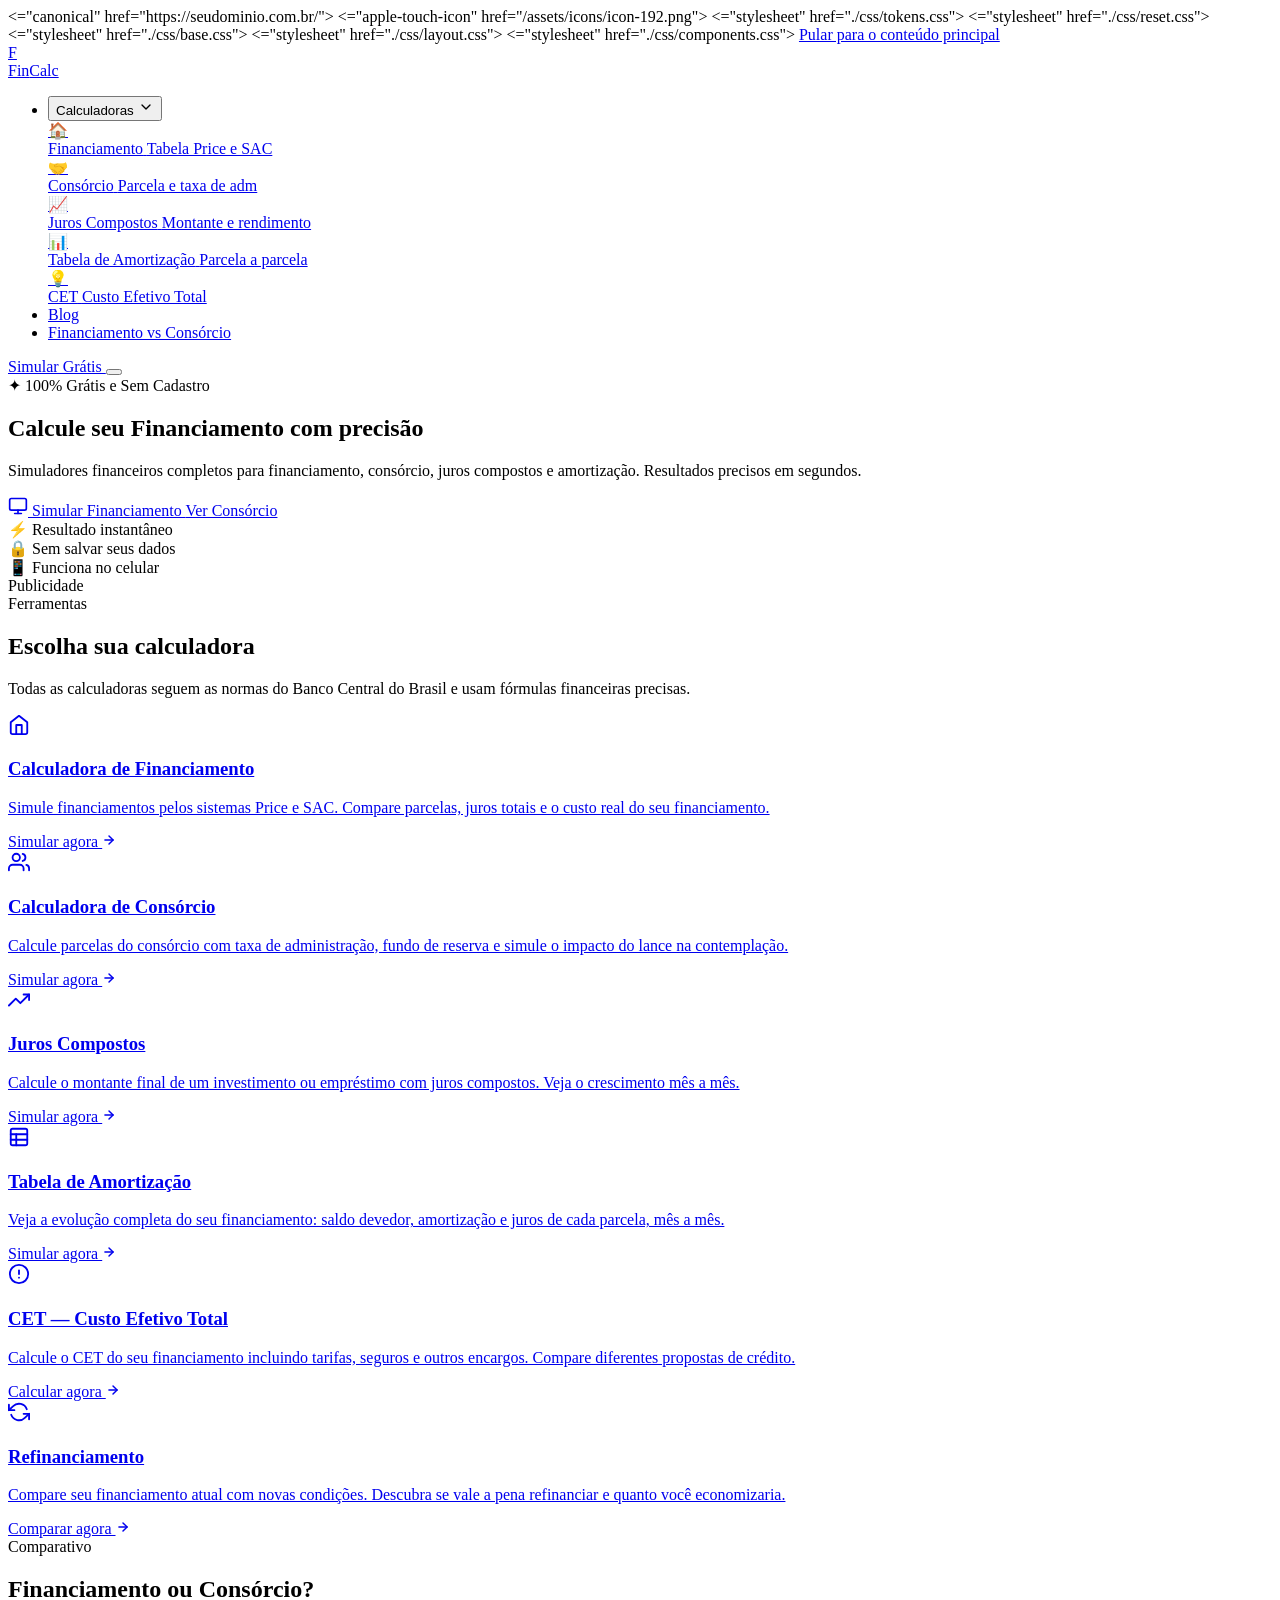
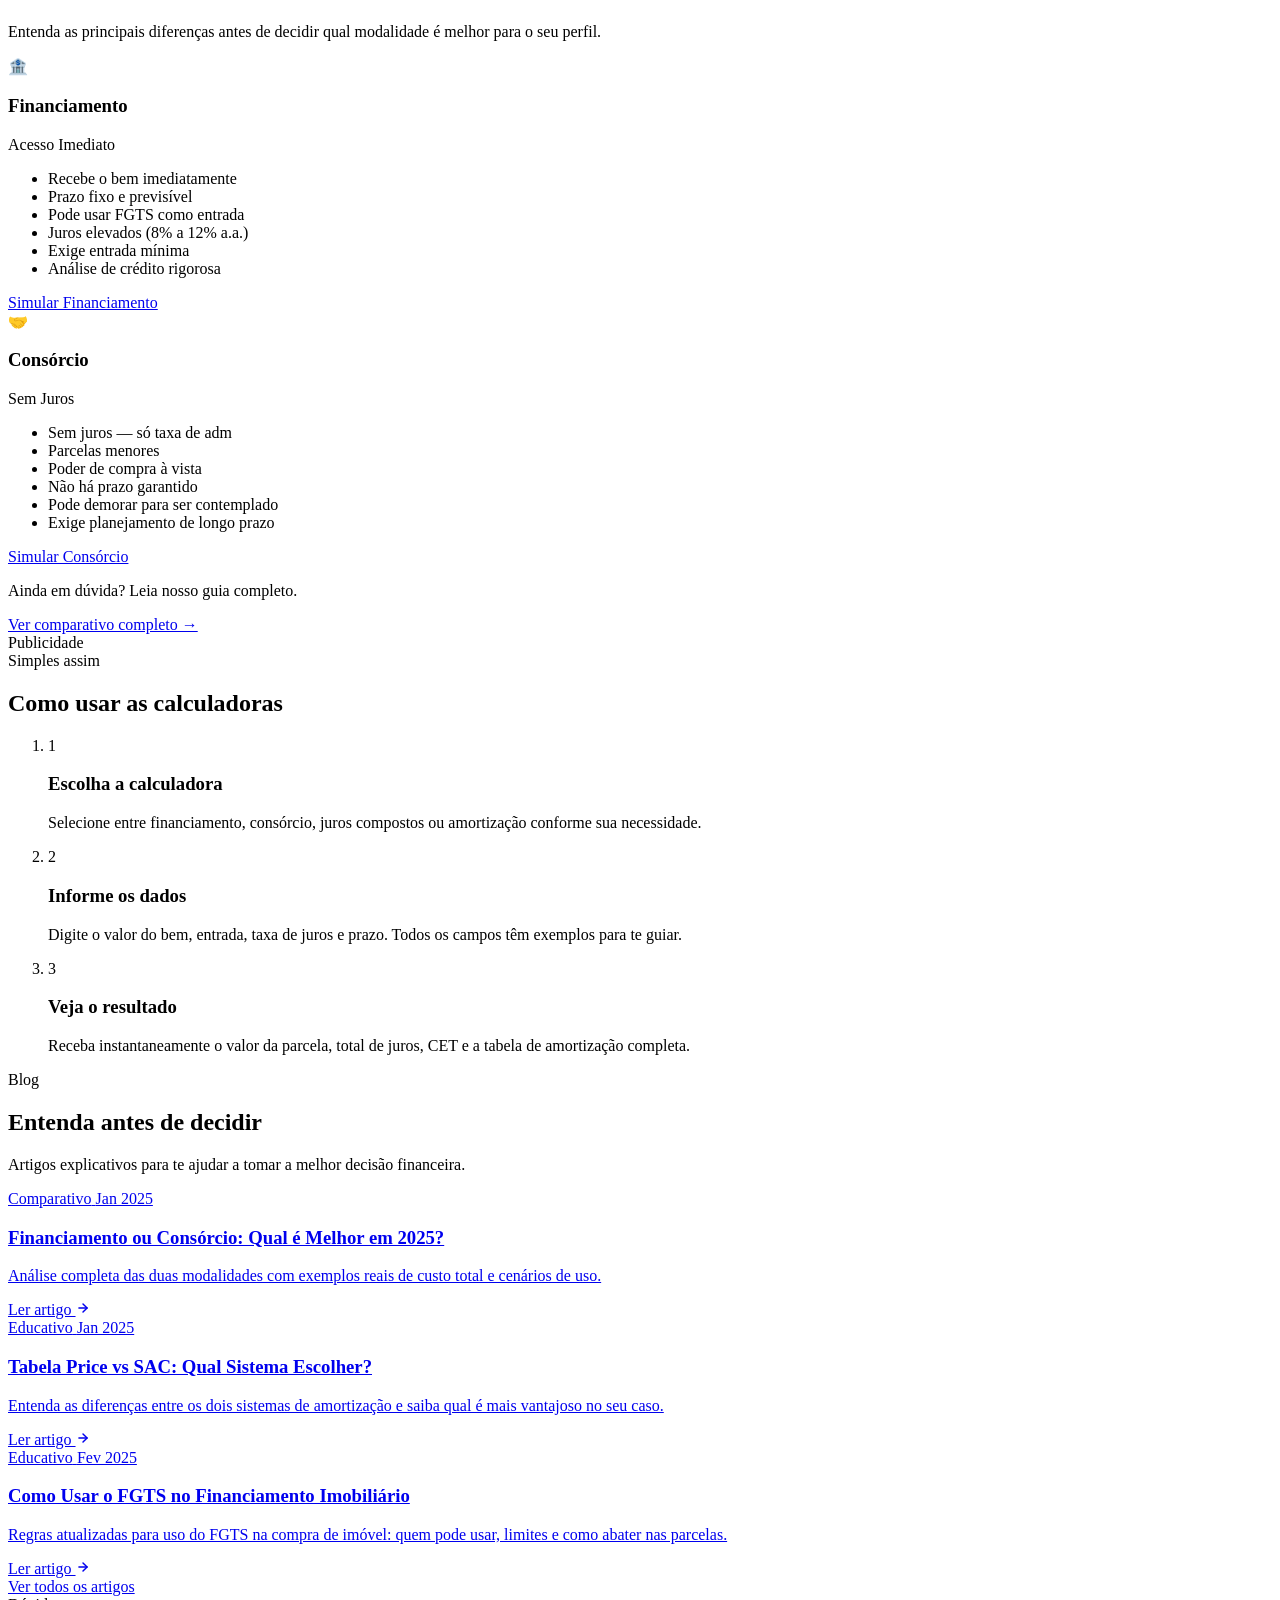
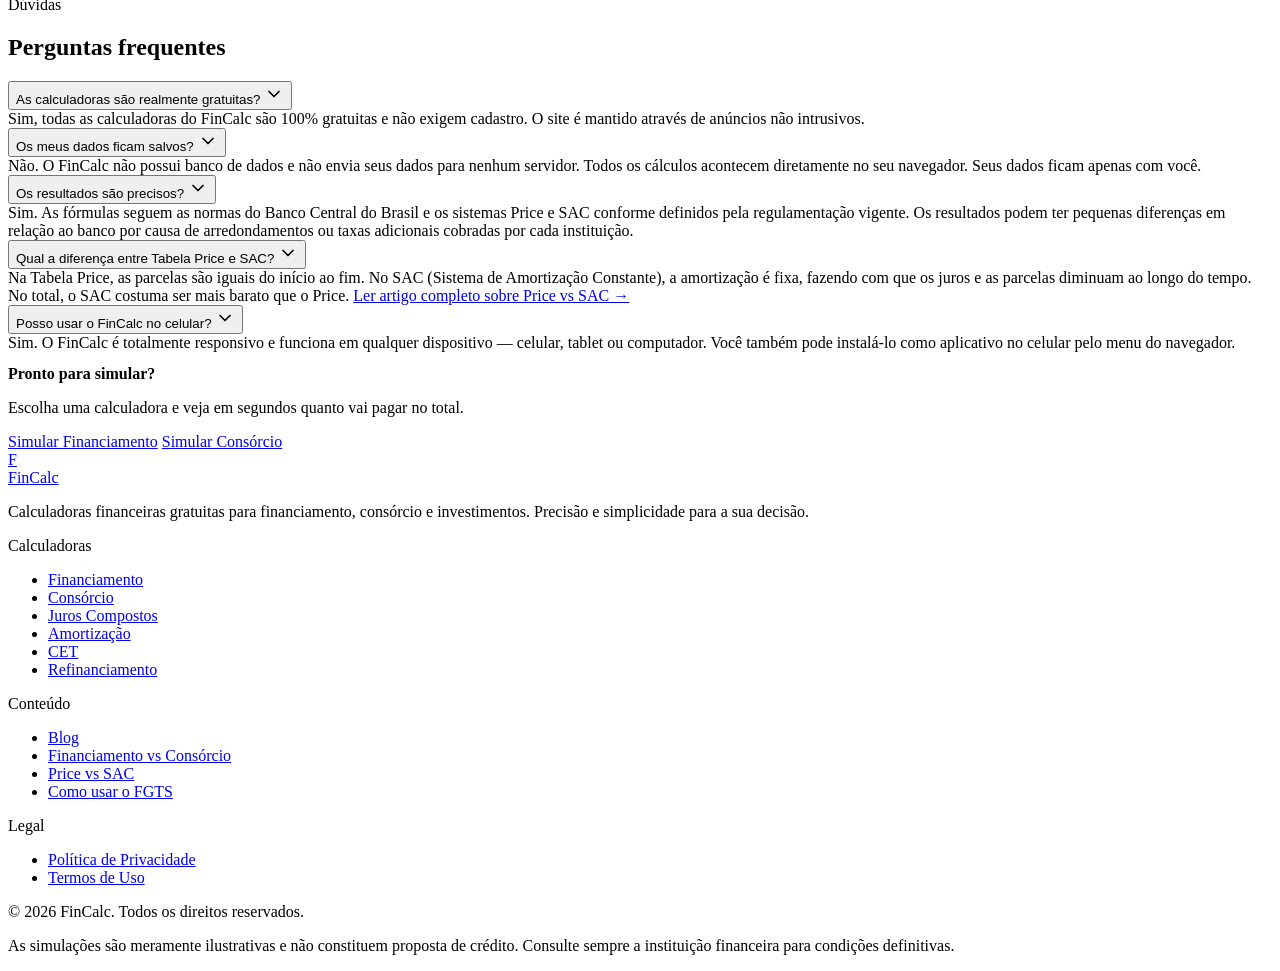
<file: index.html>
<!DOCTYPE html>
<html lang="pt-BR">
<head>
  <!-- =====================================================
       META ESSENCIAL
       ===================================================== -->
  <meta charset="UTF-8">
  <meta name="viewport" content="width=device-width, initial-scale=1.0">
  <meta http-equiv="X-UA-Compatible" content="IE=edge">

  <!-- =====================================================
       SEO — TÍTULO E DESCRIÇÃO
       ===================================================== -->
  <title>FinCalc — Calculadoras Financeiras Grátis para Financiamento e Consórcio</title>
  <meta name="description" content="Simule financiamentos, consórcios, juros compostos e amortizações com calculadoras rápidas e gratuitas. Resultados precisos em segundos, sem cadastro.">
  <meta name="keywords" content="calculadora financiamento, simulador financiamento, calculadora consórcio, tabela price, sistema sac, juros compostos, calculadora financeira">
  <meta name="author" content="FinCalc">
  <meta name="robots" content="index, follow">
  <="canonical" href="https://seudominio.com.br/">

  <!-- =====================================================
       OPEN GRAPH — COMPARTILHAMENTO
       ===================================================== -->
  <meta property="og:type" content="website">
  <meta property="og:title" content="FinCalc — Calculadoras Financeiras Grátis">
  <meta property="og:description" content="Simule financiamentos, consórcios e juros compostos. Rápido, grátis e sem cadastro.">
  <meta property="og:url" content="https://seudominio.com.br/">
  <meta property="og:image" content="https://seudominio.com.br/assets/images/og-default.jpg">
  <meta property="og:image:width" content="1200">
  <meta property="og:image:height" content="630">
  <meta property="og:locale" content="pt_BR">
  <meta property="og:site_name" content="FinCalc">

  <!-- =====================================================
       TWITTER CARD
       ===================================================== -->
  <meta name="twitter:card" content="summary_large_image">
  <meta name="twitter:title" content="FinCalc — Calculadoras Financeiras Grátis">
  <meta name="twitter:description" content="Simule financiamentos, consórcios e juros compostos. Rápido, grátis e sem cadastro.">
  <meta name="twitter:image" content="https://seudominio.com.br/assets/images/og-default.jpg">

  <!-- =====================================================
       PERFORMANCE — PRECONNECT E PRELOAD
       ===================================================== -->
  <link rel="preconnect" href="https://fonts.googleapis.com">
  <link rel="preconnect" href="https://fonts.gstatic.com" crossorigin>

  <!-- =====================================================
       FAVICON E PWA
       ===================================================== -->
  <link rel="icon" type="image/x-icon" href="/assets/icons/favicon.ico">
  <="apple-touch-icon" href="/assets/icons/icon-192.png">
  <link rel="manifest" href="/fincalc/manifest.json">
  <meta name="theme-color" content="#0a0e1a">

  <!-- =====================================================
       CSS — ORDEM OBRIGATÓRIA
       ===================================================== -->
  <="stylesheet" href="./css/tokens.css">
  <="stylesheet" href="./css/reset.css">
  <="stylesheet" href="./css/base.css">
  <="stylesheet" href="./css/layout.css">
  <="stylesheet" href="./css/components.css">

  <!-- =====================================================
       SCHEMA MARKUP — ORGANIZAÇÃO
       ===================================================== -->
  <script type="application/ld+json">
  {
    "@context": "https://schema.org",
    "@type": "Organization",
    "name": "FinCalc",
    "url": "https://seudominio.com.br",
    "logo": "https://seudominio.com.br/assets/icons/icon-192.png",
    "description": "Calculadoras financeiras gratuitas para financiamento e consórcio",
    "sameAs": []
  }
  </script>

  <script type="application/ld+json">
  {
    "@context": "https://schema.org",
    "@type": "WebSite",
    "name": "FinCalc",
    "url": "https://seudominio.com.br",
    "description": "Calculadoras financeiras gratuitas para financiamento, consórcio, juros compostos e amortização",
    "potentialAction": {
      "@type": "SearchAction",
      "target": "https://seudominio.com.br/blog/?q={search_term_string}",
      "query-input": "required name=search_term_string"
    }
  }
  </script>

  <!-- =====================================================
       CONTENT SECURITY POLICY
       ===================================================== -->
  <meta http-equiv="Content-Security-Policy" content="default-src 'self'; script-src 'self' https://www.googletagmanager.com https://pagead2.googlesyndication.com https://cdn.jsdelivr.net 'unsafe-inline'; style-src 'self' https://fonts.googleapis.com 'unsafe-inline'; font-src 'self' https://fonts.gstatic.com; img-src 'self' data: https:; connect-src 'self'; frame-src https://googleads.g.doubleclick.net;">
</head>
<body>

  <!-- =====================================================
       SKIP LINK — ACESSIBILIDADE POR TECLADO
       ===================================================== -->
  <a href="#main-content" class="skip-link">Pular para o conteúdo principal</a>

  <!-- =====================================================
       HEADER
       ===================================================== -->
  <header class="site-header" role="banner" id="site-header">
    <div class="container">

      <!-- Logo -->
      <a href="/" class="site-logo" aria-label="FinCalc — página inicial">
        <div class="site-logo__icon" aria-hidden="true">F</div>
        <span class="site-logo__text">Fin<span>Calc</span></span>
      </a>

      <!-- Navegação desktop -->
      <nav class="site-nav" aria-label="Navegação principal">
        <ul class="site-nav__list" role="list">

          <li class="site-nav__item">
            <button
              class="site-nav__link"
              aria-haspopup="true"
              aria-expanded="false"
              aria-controls="dropdown-calculadoras"
            >
              Calculadoras
              <svg class="btn__icon" aria-hidden="true" xmlns="http://www.w3.org/2000/svg" width="16" height="16" viewBox="0 0 24 24" fill="none" stroke="currentColor" stroke-width="2" stroke-linecap="round" stroke-linejoin="round"><polyline points="6 9 12 15 18 9"></polyline></svg>
            </button>

            <div class="site-nav__dropdown" id="dropdown-calculadoras" role="menu">

              <a href="/financiamento/" class="site-nav__dropdown-link" role="menuitem">
                <div class="site-nav__dropdown-icon" aria-hidden="true">🏠</div>
                <div class="site-nav__dropdown-info">
                  <span class="site-nav__dropdown-name">Financiamento</span>
                  <span class="site-nav__dropdown-desc">Tabela Price e SAC</span>
                </div>
              </a>

              <a href="/consorcio/" class="site-nav__dropdown-link" role="menuitem">
                <div class="site-nav__dropdown-icon" aria-hidden="true">🤝</div>
                <div class="site-nav__dropdown-info">
                  <span class="site-nav__dropdown-name">Consórcio</span>
                  <span class="site-nav__dropdown-desc">Parcela e taxa de adm</span>
                </div>
              </a>

              <a href="/juros-compostos/" class="site-nav__dropdown-link" role="menuitem">
                <div class="site-nav__dropdown-icon" aria-hidden="true">📈</div>
                <div class="site-nav__dropdown-info">
                  <span class="site-nav__dropdown-name">Juros Compostos</span>
                  <span class="site-nav__dropdown-desc">Montante e rendimento</span>
                </div>
              </a>

              <a href="/amortizacao/" class="site-nav__dropdown-link" role="menuitem">
                <div class="site-nav__dropdown-icon" aria-hidden="true">📊</div>
                <div class="site-nav__dropdown-info">
                  <span class="site-nav__dropdown-name">Tabela de Amortização</span>
                  <span class="site-nav__dropdown-desc">Parcela a parcela</span>
                </div>
              </a>

              <a href="/cet/" class="site-nav__dropdown-link" role="menuitem">
                <div class="site-nav__dropdown-icon" aria-hidden="true">💡</div>
                <div class="site-nav__dropdown-info">
                  <span class="site-nav__dropdown-name">CET</span>
                  <span class="site-nav__dropdown-desc">Custo Efetivo Total</span>
                </div>
              </a>

            </div>
          </li>

          <li class="site-nav__item">
            <a href="/blog/" class="site-nav__link">Blog</a>
          </li>

          <li class="site-nav__item">
            <a href="/blog/financiamento-vs-consorcio/" class="site-nav__link">Financiamento vs Consórcio</a>
          </li>

        </ul>
      </nav>

      <!-- Ações do header -->
      <div class="site-header__actions">
        <a href="/financiamento/" class="btn btn--primary btn--sm hide-mobile" aria-label="Simular financiamento agora">
          Simular Grátis
        </a>

        <!-- Botão hambúrguer (mobile) -->
        <button
          class="mobile-menu-btn"
          aria-label="Abrir menu de navegação"
          aria-expanded="false"
          aria-controls="mobile-menu"
          id="mobile-menu-btn"
        >
          <span class="mobile-menu-btn__line" aria-hidden="true"></span>
          <span class="mobile-menu-btn__line" aria-hidden="true"></span>
          <span class="mobile-menu-btn__line" aria-hidden="true"></span>
        </button>
      </div>

    </div>
  </header>

  <!-- Menu mobile -->
  <div
    class="mobile-menu"
    id="mobile-menu"
    role="dialog"
    aria-label="Menu de navegação"
    aria-modal="true"
    hidden
  >
    <div class="mobile-menu__inner">

      <p class="mobile-menu__section-title">Calculadoras</p>

      <a href="/financiamento/" class="mobile-menu__link">
        <span aria-hidden="true">🏠</span> Calculadora de Financiamento
      </a>
      <a href="/consorcio/" class="mobile-menu__link">
        <span aria-hidden="true">🤝</span> Calculadora de Consórcio
      </a>
      <a href="/juros-compostos/" class="mobile-menu__link">
        <span aria-hidden="true">📈</span> Juros Compostos
      </a>
      <a href="/amortizacao/" class="mobile-menu__link">
        <span aria-hidden="true">📊</span> Tabela de Amortização
      </a>
      <a href="/cet/" class="mobile-menu__link">
        <span aria-hidden="true">💡</span> Custo Efetivo Total (CET)
      </a>
      <a href="/refinanciamento/" class="mobile-menu__link">
        <span aria-hidden="true">🔄</span> Refinanciamento
      </a>

      <p class="mobile-menu__section-title">Conteúdo</p>

      <a href="/blog/" class="mobile-menu__link">
        <span aria-hidden="true">📝</span> Blog e Artigos
      </a>
      <a href="/blog/financiamento-vs-consorcio/" class="mobile-menu__link">
        <span aria-hidden="true">⚖️</span> Financiamento vs Consórcio
      </a>

      <div style="margin-top: var(--space-6);">
        <a href="/financiamento/" class="btn btn--primary btn--full">Simular Financiamento Grátis</a>
      </div>

    </div>
  </div>

  <!-- =====================================================
       CONTEÚDO PRINCIPAL
       ===================================================== -->
  <main id="main-content">

    <!-- ===================================================
         HERO — SEÇÃO PRINCIPAL
         =================================================== -->
    <section class="hero" aria-labelledby="hero-title">
      <div class="container">
        <div class="hero__content">

          <div class="hero__badge">
            <span class="badge badge--accent">✦ 100% Grátis e Sem Cadastro</span>
          </div>

          <h1 class="hero__title" id="hero-title">
            Calcule seu
            <span class="heading-gradient">Financiamento</span>
            com precisão
          </h1>

          <p class="hero__subtitle">
            Simuladores financeiros completos para financiamento, consórcio,
            juros compostos e amortização. Resultados precisos em segundos.
          </p>

          <div class="hero__actions">
            <a href="/financiamento/" class="btn btn--primary btn--lg">
              <svg class="btn__icon" aria-hidden="true" xmlns="http://www.w3.org/2000/svg" width="20" height="20" viewBox="0 0 24 24" fill="none" stroke="currentColor" stroke-width="2" stroke-linecap="round" stroke-linejoin="round"><rect x="2" y="3" width="20" height="14" rx="2" ry="2"></rect><line x1="8" y1="21" x2="16" y2="21"></line><line x1="12" y1="17" x2="12" y2="21"></line></svg>
              Simular Financiamento
            </a>
            <a href="/consorcio/" class="btn btn--outline btn--lg">
              Ver Consórcio
            </a>
          </div>

          <!-- Indicadores de confiança -->
          <div class="hero-trust" aria-label="Diferenciais do FinCalc">
            <div class="hero-trust__item">
              <span class="hero-trust__icon" aria-hidden="true">⚡</span>
              <span class="hero-trust__label">Resultado instantâneo</span>
            </div>
            <div class="hero-trust__item">
              <span class="hero-trust__icon" aria-hidden="true">🔒</span>
              <span class="hero-trust__label">Sem salvar seus dados</span>
            </div>
            <div class="hero-trust__item">
              <span class="hero-trust__icon" aria-hidden="true">📱</span>
              <span class="hero-trust__label">Funciona no celular</span>
            </div>
          </div>

        </div>
      </div>
    </section>

    <!-- ===================================================
         SLOT DE ANÚNCIO — APÓS HERO
         Altura reservada antes do carregamento (evita CLS)
         =================================================== -->
    <div class="container">
      <div class="ad-slot ad-slot--horizontal ad-slot--banner" aria-label="Espaço publicitário">
        <span class="ad-slot__label">Publicidade</span>
        <div class="ad-slot__inner">
          <!-- AdSense inserido via JS após interação do usuário -->
        </div>
      </div>
    </div>

    <!-- ===================================================
         CALCULADORAS — GRID PRINCIPAL
         =================================================== -->
    <section class="section" aria-labelledby="calc-section-title">
      <div class="container">

        <div class="section__header">
          <span class="section__eyebrow">Ferramentas</span>
          <h2 class="section__title" id="calc-section-title">
            Escolha sua calculadora
          </h2>
          <p class="section__desc">
            Todas as calculadoras seguem as normas do Banco Central do Brasil
            e usam fórmulas financeiras precisas.
          </p>
        </div>

        <div class="calc-grid" role="list">

          <!-- Card: Financiamento -->
          <article class="card card--clickable" role="listitem">
            <a href="/financiamento/" class="calc-card" aria-label="Calculadora de Financiamento Imobiliário — sistemas Price e SAC">
              <div class="calc-card__icon-wrap" aria-hidden="true">
                <svg width="22" height="22" viewBox="0 0 24 24" fill="none" stroke="currentColor" stroke-width="2" stroke-linecap="round" stroke-linejoin="round"><path d="M3 9l9-7 9 7v11a2 2 0 0 1-2 2H5a2 2 0 0 1-2-2z"></path><polyline points="9 22 9 12 15 12 15 22"></polyline></svg>
              </div>
              <div>
                <h3 class="calc-card__title">Calculadora de Financiamento</h3>
                <p class="calc-card__desc">
                  Simule financiamentos pelos sistemas Price e SAC. Compare parcelas,
                  juros totais e o custo real do seu financiamento.
                </p>
              </div>
              <span class="calc-card__cta" aria-hidden="true">
                Simular agora
                <svg width="14" height="14" viewBox="0 0 24 24" fill="none" stroke="currentColor" stroke-width="2.5" stroke-linecap="round" stroke-linejoin="round"><line x1="5" y1="12" x2="19" y2="12"></line><polyline points="12 5 19 12 12 19"></polyline></svg>
              </span>
            </a>
          </article>

          <!-- Card: Consórcio -->
          <article class="card card--clickable" role="listitem">
            <a href="/consorcio/" class="calc-card" aria-label="Calculadora de Consórcio — parcelas e taxa de administração">
              <div class="calc-card__icon-wrap" aria-hidden="true">
                <svg width="22" height="22" viewBox="0 0 24 24" fill="none" stroke="currentColor" stroke-width="2" stroke-linecap="round" stroke-linejoin="round"><path d="M17 21v-2a4 4 0 0 0-4-4H5a4 4 0 0 0-4 4v2"></path><circle cx="9" cy="7" r="4"></circle><path d="M23 21v-2a4 4 0 0 0-3-3.87"></path><path d="M16 3.13a4 4 0 0 1 0 7.75"></path></svg>
              </div>
              <div>
                <h3 class="calc-card__title">Calculadora de Consórcio</h3>
                <p class="calc-card__desc">
                  Calcule parcelas do consórcio com taxa de administração, fundo de reserva
                  e simule o impacto do lance na contemplação.
                </p>
              </div>
              <span class="calc-card__cta" aria-hidden="true">
                Simular agora
                <svg width="14" height="14" viewBox="0 0 24 24" fill="none" stroke="currentColor" stroke-width="2.5" stroke-linecap="round" stroke-linejoin="round"><line x1="5" y1="12" x2="19" y2="12"></line><polyline points="12 5 19 12 12 19"></polyline></svg>
              </span>
            </a>
          </article>

          <!-- Card: Juros Compostos -->
          <article class="card card--clickable" role="listitem">
            <a href="/juros-compostos/" class="calc-card" aria-label="Calculadora de Juros Compostos — montante e rendimento">
              <div class="calc-card__icon-wrap" aria-hidden="true">
                <svg width="22" height="22" viewBox="0 0 24 24" fill="none" stroke="currentColor" stroke-width="2" stroke-linecap="round" stroke-linejoin="round"><polyline points="23 6 13.5 15.5 8.5 10.5 1 18"></polyline><polyline points="17 6 23 6 23 12"></polyline></svg>
              </div>
              <div>
                <h3 class="calc-card__title">Juros Compostos</h3>
                <p class="calc-card__desc">
                  Calcule o montante final de um investimento ou empréstimo com juros
                  compostos. Veja o crescimento mês a mês.
                </p>
              </div>
              <span class="calc-card__cta" aria-hidden="true">
                Simular agora
                <svg width="14" height="14" viewBox="0 0 24 24" fill="none" stroke="currentColor" stroke-width="2.5" stroke-linecap="round" stroke-linejoin="round"><line x1="5" y1="12" x2="19" y2="12"></line><polyline points="12 5 19 12 12 19"></polyline></svg>
              </span>
            </a>
          </article>

          <!-- Card: Amortização -->
          <article class="card card--clickable" role="listitem">
            <a href="/amortizacao/" class="calc-card" aria-label="Tabela de Amortização completa mês a mês">
              <div class="calc-card__icon-wrap" aria-hidden="true">
                <svg width="22" height="22" viewBox="0 0 24 24" fill="none" stroke="currentColor" stroke-width="2" stroke-linecap="round" stroke-linejoin="round"><rect x="3" y="3" width="18" height="18" rx="2" ry="2"></rect><line x1="3" y1="9" x2="21" y2="9"></line><line x1="3" y1="15" x2="21" y2="15"></line><line x1="9" y1="9" x2="9" y2="21"></line></svg>
              </div>
              <div>
                <h3 class="calc-card__title">Tabela de Amortização</h3>
                <p class="calc-card__desc">
                  Veja a evolução completa do seu financiamento: saldo devedor, amortização
                  e juros de cada parcela, mês a mês.
                </p>
              </div>
              <span class="calc-card__cta" aria-hidden="true">
                Simular agora
                <svg width="14" height="14" viewBox="0 0 24 24" fill="none" stroke="currentColor" stroke-width="2.5" stroke-linecap="round" stroke-linejoin="round"><line x1="5" y1="12" x2="19" y2="12"></line><polyline points="12 5 19 12 12 19"></polyline></svg>
              </span>
            </a>
          </article>

          <!-- Card: CET -->
          <article class="card card--clickable" role="listitem">
            <a href="/cet/" class="calc-card" aria-label="Calculadora de CET — Custo Efetivo Total">
              <div class="calc-card__icon-wrap" aria-hidden="true">
                <svg width="22" height="22" viewBox="0 0 24 24" fill="none" stroke="currentColor" stroke-width="2" stroke-linecap="round" stroke-linejoin="round"><circle cx="12" cy="12" r="10"></circle><line x1="12" y1="8" x2="12" y2="12"></line><line x1="12" y1="16" x2="12.01" y2="16"></line></svg>
              </div>
              <div>
                <h3 class="calc-card__title">CET — Custo Efetivo Total</h3>
                <p class="calc-card__desc">
                  Calcule o CET do seu financiamento incluindo tarifas, seguros e
                  outros encargos. Compare diferentes propostas de crédito.
                </p>
              </div>
              <span class="calc-card__cta" aria-hidden="true">
                Calcular agora
                <svg width="14" height="14" viewBox="0 0 24 24" fill="none" stroke="currentColor" stroke-width="2.5" stroke-linecap="round" stroke-linejoin="round"><line x1="5" y1="12" x2="19" y2="12"></line><polyline points="12 5 19 12 12 19"></polyline></svg>
              </span>
            </a>
          </article>

          <!-- Card: Refinanciamento -->
          <article class="card card--clickable" role="listitem">
            <a href="/refinanciamento/" class="calc-card" aria-label="Calculadora de Refinanciamento — compare modalidades">
              <div class="calc-card__icon-wrap" aria-hidden="true">
                <svg width="22" height="22" viewBox="0 0 24 24" fill="none" stroke="currentColor" stroke-width="2" stroke-linecap="round" stroke-linejoin="round"><polyline points="1 4 1 10 7 10"></polyline><polyline points="23 20 23 14 17 14"></polyline><path d="M20.49 9A9 9 0 0 0 5.64 5.64L1 10m22 4l-4.64 4.36A9 9 0 0 1 3.51 15"></path></svg>
              </div>
              <div>
                <h3 class="calc-card__title">Refinanciamento</h3>
                <p class="calc-card__desc">
                  Compare seu financiamento atual com novas condições. Descubra se
                  vale a pena refinanciar e quanto você economizaria.
                </p>
              </div>
              <span class="calc-card__cta" aria-hidden="true">
                Comparar agora
                <svg width="14" height="14" viewBox="0 0 24 24" fill="none" stroke="currentColor" stroke-width="2.5" stroke-linecap="round" stroke-linejoin="round"><line x1="5" y1="12" x2="19" y2="12"></line><polyline points="12 5 19 12 12 19"></polyline></svg>
              </span>
            </a>
          </article>

        </div>
      </div>
    </section>

    <!-- ===================================================
         SEÇÃO: COMPARATIVO FINANCIAMENTO X CONSÓRCIO
         =================================================== -->
    <section class="section section--alt" aria-labelledby="comparativo-title">
      <div class="container">

        <div class="section__header">
          <span class="section__eyebrow">Comparativo</span>
          <h2 class="section__title" id="comparativo-title">
            Financiamento ou Consórcio?
          </h2>
          <p class="section__desc">
            Entenda as principais diferenças antes de decidir qual modalidade é melhor para o seu perfil.
          </p>
        </div>

        <div class="compare-grid" role="list">

          <div class="card card--accent-top" role="listitem" aria-label="Características do Financiamento">
            <div class="compare-card__header">
              <span class="compare-card__icon" aria-hidden="true">🏦</span>
              <h3 class="compare-card__title">Financiamento</h3>
              <span class="badge badge--accent">Acesso Imediato</span>
            </div>
            <ul class="compare-list" role="list">
              <li class="compare-list__item compare-list__item--pro">Recebe o bem imediatamente</li>
              <li class="compare-list__item compare-list__item--pro">Prazo fixo e previsível</li>
              <li class="compare-list__item compare-list__item--pro">Pode usar FGTS como entrada</li>
              <li class="compare-list__item compare-list__item--con">Juros elevados (8% a 12% a.a.)</li>
              <li class="compare-list__item compare-list__item--con">Exige entrada mínima</li>
              <li class="compare-list__item compare-list__item--con">Análise de crédito rigorosa</li>
            </ul>
            <a href="/financiamento/" class="btn btn--primary btn--full" style="margin-top: var(--space-4);">
              Simular Financiamento
            </a>
          </div>

          <div class="card card--success-top" role="listitem" aria-label="Características do Consórcio">
            <div class="compare-card__header">
              <span class="compare-card__icon" aria-hidden="true">🤝</span>
              <h3 class="compare-card__title">Consórcio</h3>
              <span class="badge badge--success">Sem Juros</span>
            </div>
            <ul class="compare-list" role="list">
              <li class="compare-list__item compare-list__item--pro">Sem juros — só taxa de adm</li>
              <li class="compare-list__item compare-list__item--pro">Parcelas menores</li>
              <li class="compare-list__item compare-list__item--pro">Poder de compra à vista</li>
              <li class="compare-list__item compare-list__item--con">Não há prazo garantido</li>
              <li class="compare-list__item compare-list__item--con">Pode demorar para ser contemplado</li>
              <li class="compare-list__item compare-list__item--con">Exige planejamento de longo prazo</li>
            </ul>
            <a href="/consorcio/" class="btn btn--outline btn--full" style="margin-top: var(--space-4);">
              Simular Consórcio
            </a>
          </div>

        </div>

        <div class="compare-cta">
          <p class="compare-cta__text">Ainda em dúvida? Leia nosso guia completo.</p>
          <a href="/blog/financiamento-vs-consorcio/" class="btn btn--ghost">
            Ver comparativo completo →
          </a>
        </div>

      </div>
    </section>

    <!-- ===================================================
         SLOT DE ANÚNCIO — MEIO DA PÁGINA
         =================================================== -->
    <div class="container">
      <div class="ad-slot ad-slot--horizontal ad-slot--banner" aria-label="Espaço publicitário">
        <span class="ad-slot__label">Publicidade</span>
        <div class="ad-slot__inner"></div>
      </div>
    </div>

    <!-- ===================================================
         SEÇÃO: COMO FUNCIONA
         =================================================== -->
    <section class="section" aria-labelledby="como-funciona-title">
      <div class="container">

        <div class="section__header">
          <span class="section__eyebrow">Simples assim</span>
          <h2 class="section__title" id="como-funciona-title">
            Como usar as calculadoras
          </h2>
        </div>

        <ol class="steps-list" role="list">
          <li class="steps-item">
            <div class="steps-item__number" aria-hidden="true">1</div>
            <div class="steps-item__content">
              <h3 class="steps-item__title">Escolha a calculadora</h3>
              <p class="steps-item__desc">Selecione entre financiamento, consórcio, juros compostos ou amortização conforme sua necessidade.</p>
            </div>
          </li>
          <li class="steps-item">
            <div class="steps-item__number" aria-hidden="true">2</div>
            <div class="steps-item__content">
              <h3 class="steps-item__title">Informe os dados</h3>
              <p class="steps-item__desc">Digite o valor do bem, entrada, taxa de juros e prazo. Todos os campos têm exemplos para te guiar.</p>
            </div>
          </li>
          <li class="steps-item">
            <div class="steps-item__number" aria-hidden="true">3</div>
            <div class="steps-item__content">
              <h3 class="steps-item__title">Veja o resultado</h3>
              <p class="steps-item__desc">Receba instantaneamente o valor da parcela, total de juros, CET e a tabela de amortização completa.</p>
            </div>
          </li>
        </ol>

      </div>
    </section>

    <!-- ===================================================
         SEÇÃO: ARTIGOS RECENTES DO BLOG
         =================================================== -->
    <section class="section section--alt" aria-labelledby="blog-section-title">
      <div class="container">

        <div class="section__header">
          <span class="section__eyebrow">Blog</span>
          <h2 class="section__title" id="blog-section-title">
            Entenda antes de decidir
          </h2>
          <p class="section__desc">
            Artigos explicativos para te ajudar a tomar a melhor decisão financeira.
          </p>
        </div>

        <div class="blog-preview-grid" role="list">

          <article class="card card--clickable" role="listitem">
            <a href="/blog/financiamento-vs-consorcio/" class="blog-preview-card" aria-label="Artigo: Financiamento ou Consórcio — qual é melhor em 2025">
              <div class="blog-preview-card__meta">
                <span class="badge badge--accent">Comparativo</span>
                <time datetime="2025-01-15" class="blog-preview-card__date">Jan 2025</time>
              </div>
              <h3 class="blog-preview-card__title">
                Financiamento ou Consórcio: Qual é Melhor em 2025?
              </h3>
              <p class="blog-preview-card__desc">
                Análise completa das duas modalidades com exemplos reais de custo total e cenários de uso.
              </p>
              <span class="calc-card__cta" aria-hidden="true">
                Ler artigo
                <svg width="14" height="14" viewBox="0 0 24 24" fill="none" stroke="currentColor" stroke-width="2.5" stroke-linecap="round" stroke-linejoin="round"><line x1="5" y1="12" x2="19" y2="12"></line><polyline points="12 5 19 12 12 19"></polyline></svg>
              </span>
            </a>
          </article>

          <article class="card card--clickable" role="listitem">
            <a href="/blog/tabela-price-vs-sac/" class="blog-preview-card" aria-label="Artigo: Tabela Price vs SAC — diferenças e quando usar cada um">
              <div class="blog-preview-card__meta">
                <span class="badge badge--neutral">Educativo</span>
                <time datetime="2025-01-20" class="blog-preview-card__date">Jan 2025</time>
              </div>
              <h3 class="blog-preview-card__title">
                Tabela Price vs SAC: Qual Sistema Escolher?
              </h3>
              <p class="blog-preview-card__desc">
                Entenda as diferenças entre os dois sistemas de amortização e saiba qual é mais vantajoso no seu caso.
              </p>
              <span class="calc-card__cta" aria-hidden="true">
                Ler artigo
                <svg width="14" height="14" viewBox="0 0 24 24" fill="none" stroke="currentColor" stroke-width="2.5" stroke-linecap="round" stroke-linejoin="round"><line x1="5" y1="12" x2="19" y2="12"></line><polyline points="12 5 19 12 12 19"></polyline></svg>
              </span>
            </a>
          </article>

          <article class="card card--clickable" role="listitem">
            <a href="/blog/como-usar-fgts/" class="blog-preview-card" aria-label="Artigo: Como usar o FGTS no financiamento imobiliário">
              <div class="blog-preview-card__meta">
                <span class="badge badge--neutral">Educativo</span>
                <time datetime="2025-02-01" class="blog-preview-card__date">Fev 2025</time>
              </div>
              <h3 class="blog-preview-card__title">
                Como Usar o FGTS no Financiamento Imobiliário
              </h3>
              <p class="blog-preview-card__desc">
                Regras atualizadas para uso do FGTS na compra de imóvel: quem pode usar, limites e como abater nas parcelas.
              </p>
              <span class="calc-card__cta" aria-hidden="true">
                Ler artigo
                <svg width="14" height="14" viewBox="0 0 24 24" fill="none" stroke="currentColor" stroke-width="2.5" stroke-linecap="round" stroke-linejoin="round"><line x1="5" y1="12" x2="19" y2="12"></line><polyline points="12 5 19 12 12 19"></polyline></svg>
              </span>
            </a>
          </article>

        </div>

        <div class="text-center" style="margin-top: var(--space-8);">
          <a href="/blog/" class="btn btn--outline">Ver todos os artigos</a>
        </div>

      </div>
    </section>

    <!-- ===================================================
         FAQ — PERGUNTAS FREQUENTES
         =================================================== -->
    <section class="section" aria-labelledby="faq-title">
      <div class="container container--md">

        <div class="section__header">
          <span class="section__eyebrow">Dúvidas</span>
          <h2 class="section__title" id="faq-title">
            Perguntas frequentes
          </h2>
        </div>

        <div class="accordion" role="list" id="faq-accordion">

          <div class="accordion__item" role="listitem">
            <button
              class="accordion__trigger"
              aria-expanded="false"
              aria-controls="faq-1"
              id="faq-btn-1"
            >
              As calculadoras são realmente gratuitas?
              <svg class="accordion__icon" aria-hidden="true" xmlns="http://www.w3.org/2000/svg" width="20" height="20" viewBox="0 0 24 24" fill="none" stroke="currentColor" stroke-width="2" stroke-linecap="round" stroke-linejoin="round"><polyline points="6 9 12 15 18 9"></polyline></svg>
            </button>
            <div class="accordion__body" id="faq-1" role="region" aria-labelledby="faq-btn-1">
              <div class="accordion__content">
                Sim, todas as calculadoras do FinCalc são 100% gratuitas e não exigem cadastro.
                O site é mantido através de anúncios não intrusivos.
              </div>
            </div>
          </div>

          <div class="accordion__item" role="listitem">
            <button
              class="accordion__trigger"
              aria-expanded="false"
              aria-controls="faq-2"
              id="faq-btn-2"
            >
              Os meus dados ficam salvos?
              <svg class="accordion__icon" aria-hidden="true" xmlns="http://www.w3.org/2000/svg" width="20" height="20" viewBox="0 0 24 24" fill="none" stroke="currentColor" stroke-width="2" stroke-linecap="round" stroke-linejoin="round"><polyline points="6 9 12 15 18 9"></polyline></svg>
            </button>
            <div class="accordion__body" id="faq-2" role="region" aria-labelledby="faq-btn-2">
              <div class="accordion__content">
                Não. O FinCalc não possui banco de dados e não envia seus dados para nenhum servidor.
                Todos os cálculos acontecem diretamente no seu navegador. Seus dados ficam apenas
                com você.
              </div>
            </div>
          </div>

          <div class="accordion__item" role="listitem">
            <button
              class="accordion__trigger"
              aria-expanded="false"
              aria-controls="faq-3"
              id="faq-btn-3"
            >
              Os resultados são precisos?
              <svg class="accordion__icon" aria-hidden="true" xmlns="http://www.w3.org/2000/svg" width="20" height="20" viewBox="0 0 24 24" fill="none" stroke="currentColor" stroke-width="2" stroke-linecap="round" stroke-linejoin="round"><polyline points="6 9 12 15 18 9"></polyline></svg>
            </button>
            <div class="accordion__body" id="faq-3" role="region" aria-labelledby="faq-btn-3">
              <div class="accordion__content">
                Sim. As fórmulas seguem as normas do Banco Central do Brasil e os sistemas
                Price e SAC conforme definidos pela regulamentação vigente. Os resultados
                podem ter pequenas diferenças em relação ao banco por causa de arredondamentos
                ou taxas adicionais cobradas por cada instituição.
              </div>
            </div>
          </div>

          <div class="accordion__item" role="listitem">
            <button
              class="accordion__trigger"
              aria-expanded="false"
              aria-controls="faq-4"
              id="faq-btn-4"
            >
              Qual a diferença entre Tabela Price e SAC?
              <svg class="accordion__icon" aria-hidden="true" xmlns="http://www.w3.org/2000/svg" width="20" height="20" viewBox="0 0 24 24" fill="none" stroke="currentColor" stroke-width="2" stroke-linecap="round" stroke-linejoin="round"><polyline points="6 9 12 15 18 9"></polyline></svg>
            </button>
            <div class="accordion__body" id="faq-4" role="region" aria-labelledby="faq-btn-4">
              <div class="accordion__content">
                Na Tabela Price, as parcelas são iguais do início ao fim. No SAC (Sistema de
                Amortização Constante), a amortização é fixa, fazendo com que os juros e as
                parcelas diminuam ao longo do tempo. No total, o SAC costuma ser mais barato
                que o Price.
                <a href="/blog/tabela-price-vs-sac/" style="display:inline-block; margin-top: var(--space-2);">
                  Ler artigo completo sobre Price vs SAC →
                </a>
              </div>
            </div>
          </div>

          <div class="accordion__item" role="listitem">
            <button
              class="accordion__trigger"
              aria-expanded="false"
              aria-controls="faq-5"
              id="faq-btn-5"
            >
              Posso usar o FinCalc no celular?
              <svg class="accordion__icon" aria-hidden="true" xmlns="http://www.w3.org/2000/svg" width="20" height="20" viewBox="0 0 24 24" fill="none" stroke="currentColor" stroke-width="2" stroke-linecap="round" stroke-linejoin="round"><polyline points="6 9 12 15 18 9"></polyline></svg>
            </button>
            <div class="accordion__body" id="faq-5" role="region" aria-labelledby="faq-btn-5">
              <div class="accordion__content">
                Sim. O FinCalc é totalmente responsivo e funciona em qualquer dispositivo —
                celular, tablet ou computador. Você também pode instalá-lo como aplicativo
                no celular pelo menu do navegador.
              </div>
            </div>
          </div>

        </div>
      </div>
    </section>

    <!-- ===================================================
         CTA FINAL
         =================================================== -->
    <section class="section hero" aria-labelledby="cta-title" style="padding-top: var(--space-16); padding-bottom: var(--space-16);">
      <div class="container">
        <div class="hero__content">
          <h2 class="hero__title" id="cta-title" style="font-size: var(--font-size-2xl);">
            Pronto para simular?
          </h2>
          <p class="hero__subtitle" style="font-size: var(--font-size-base);">
            Escolha uma calculadora e veja em segundos quanto vai pagar no total.
          </p>
          <div class="hero__actions">
            <a href="/financiamento/" class="btn btn--primary btn--lg">Simular Financiamento</a>
            <a href="/consorcio/" class="btn btn--outline btn--lg">Simular Consórcio</a>
          </div>
        </div>
      </div>
    </section>

  </main>

  <!-- =====================================================
       FOOTER
       ===================================================== -->
  <footer class="site-footer" role="contentinfo">
    <div class="container">

      <div class="footer-grid">

        <!-- Coluna: Marca -->
        <div>
          <a href="/" class="footer-brand__logo" aria-label="FinCalc — início">
            <div class="site-logo__icon" aria-hidden="true">F</div>
            <span class="site-logo__text">Fin<span>Calc</span></span>
          </a>
          <p class="footer-brand__desc">
            Calculadoras financeiras gratuitas para financiamento, consórcio
            e investimentos. Precisão e simplicidade para a sua decisão.
          </p>
        </div>

        <!-- Coluna: Calculadoras -->
        <div>
          <p class="footer-col__title">Calculadoras</p>
          <ul class="footer-col__list" role="list">
            <li><a href="/financiamento/" class="footer-col__link">Financiamento</a></li>
            <li><a href="/consorcio/" class="footer-col__link">Consórcio</a></li>
            <li><a href="/juros-compostos/" class="footer-col__link">Juros Compostos</a></li>
            <li><a href="/amortizacao/" class="footer-col__link">Amortização</a></li>
            <li><a href="/cet/" class="footer-col__link">CET</a></li>
            <li><a href="/refinanciamento/" class="footer-col__link">Refinanciamento</a></li>
          </ul>
        </div>

        <!-- Coluna: Blog -->
        <div>
          <p class="footer-col__title">Conteúdo</p>
          <ul class="footer-col__list" role="list">
            <li><a href="/blog/" class="footer-col__link">Blog</a></li>
            <li><a href="/blog/financiamento-vs-consorcio/" class="footer-col__link">Financiamento vs Consórcio</a></li>
            <li><a href="/blog/tabela-price-vs-sac/" class="footer-col__link">Price vs SAC</a></li>
            <li><a href="/blog/como-usar-fgts/" class="footer-col__link">Como usar o FGTS</a></li>
          </ul>
        </div>

        <!-- Coluna: Legal -->
        <div>
          <p class="footer-col__title">Legal</p>
          <ul class="footer-col__list" role="list">
            <li><a href="/privacidade/" class="footer-col__link">Política de Privacidade</a></li>
            <li><a href="/termos/" class="footer-col__link">Termos de Uso</a></li>
          </ul>
        </div>

      </div>

      <!-- Barra inferior -->
      <div class="footer-bottom">
        <p class="footer-bottom__copy">
          © <span id="footer-year"></span> FinCalc. Todos os direitos reservados.
        </p>
        <p class="footer-bottom__disclaimer">
          As simulações são meramente ilustrativas e não constituem proposta de crédito.
          Consulte sempre a instituição financeira para condições definitivas.
        </p>
      </div>

    </div>
  </footer>

  <!-- =====================================================
       TOAST CONTAINER (injetado por JS)
       ===================================================== -->
  <div class="toast-container" id="toast-container" aria-live="polite" aria-atomic="false"></div>

  <!-- =====================================================
       JAVASCRIPT — defer (executa após parsing do HTML)
       ===================================================== -->
  <script defer src="./js/utils/formatters.js" type="module"></script>
  <script defer src="./js/utils/validators.js" type="module"></script>
  <script defer src="./js/core/app.js" type="module"></script>
  
  <!-- Script inline mínimo — apenas UI sem dependência de módulos -->
  <script>
    (function () {
      'use strict';

      // ── Ano no footer ──────────────────────────────────
      var yearEl = document.getElementById('footer-year');
      if (yearEl) yearEl.textContent = new Date().getFullYear();

      // ── Header: sombra ao rolar ────────────────────────
      var header = document.getElementById('site-header');
      if (header) {
        var onScroll = function () {
          if (window.scrollY > 8) {
            header.classList.add('is-scrolled');
          } else {
            header.classList.remove('is-scrolled');
          }
        };
        window.addEventListener('scroll', onScroll, { passive: true });
      }

      // ── Menu mobile ────────────────────────────────────
      var menuBtn  = document.getElementById('mobile-menu-btn');
      var mobileMenu = document.getElementById('mobile-menu');

      if (menuBtn && mobileMenu) {
        var isOpen = false;

        var openMenu = function () {
          isOpen = true;
          menuBtn.classList.add('is-open');
          menuBtn.setAttribute('aria-expanded', 'true');
          mobileMenu.classList.add('is-open');
          mobileMenu.removeAttribute('hidden');
          document.body.style.overflow = 'hidden';
        };

        var closeMenu = function () {
          isOpen = false;
          menuBtn.classList.remove('is-open');
          menuBtn.setAttribute('aria-expanded', 'false');
          mobileMenu.classList.remove('is-open');
          document.body.style.overflow = '';
          // Aguarda transição antes de esconder
          setTimeout(function () {
            if (!isOpen) mobileMenu.setAttribute('hidden', '');
          }, 300);
        };

        menuBtn.addEventListener('click', function () {
          if (isOpen) { closeMenu(); } else { openMenu(); }
        });

        // Fecha ao clicar em link dentro do menu
        mobileMenu.querySelectorAll('a').forEach(function (link) {
          link.addEventListener('click', closeMenu);
        });

        // Fecha ao pressionar Escape
        document.addEventListener('keydown', function (e) {
          if (e.key === 'Escape' && isOpen) closeMenu();
        });
      }

      // ── Accordion ─────────────────────────────────────
      var accordion = document.getElementById('faq-accordion');
      if (accordion) {
        accordion.querySelectorAll('.accordion__trigger').forEach(function (btn) {
          btn.addEventListener('click', function () {
            var item      = btn.closest('.accordion__item');
            var isOpenNow = item.classList.contains('is-open');

            // Fecha todos
            accordion.querySelectorAll('.accordion__item').forEach(function (i) {
              i.classList.remove('is-open');
              i.querySelector('.accordion__trigger').setAttribute('aria-expanded', 'false');
            });

            // Abre o clicado (se estava fechado)
            if (!isOpenNow) {
              item.classList.add('is-open');
              btn.setAttribute('aria-expanded', 'true');
            }
          });
        });
      }

      // ── Lazy load AdSense após interação ───────────────
      var adsLoaded = false;
      var loadAds = function () {
        if (adsLoaded) return;
        adsLoaded = true;
        // Substitua 'ca-pub-XXXXXXXXXXXXXXXX' pelo seu Publisher ID real
        // var s = document.createElement('script');
        // s.async = true;
        // s.src = 'https://pagead2.googlesyndication.com/pagead/js/adsbygoogle.js?client=ca-pub-XXXXXXXXXXXXXXXX';
        // s.crossOrigin = 'anonymous';
        // document.head.appendChild(s);
      };
      document.addEventListener('scroll', loadAds, { once: true, passive: true });
      document.addEventListener('click',  loadAds, { once: true });
      document.addEventListener('touchstart', loadAds, { once: true, passive: true });

    }());
  </script>

</body>
</html>
</file>
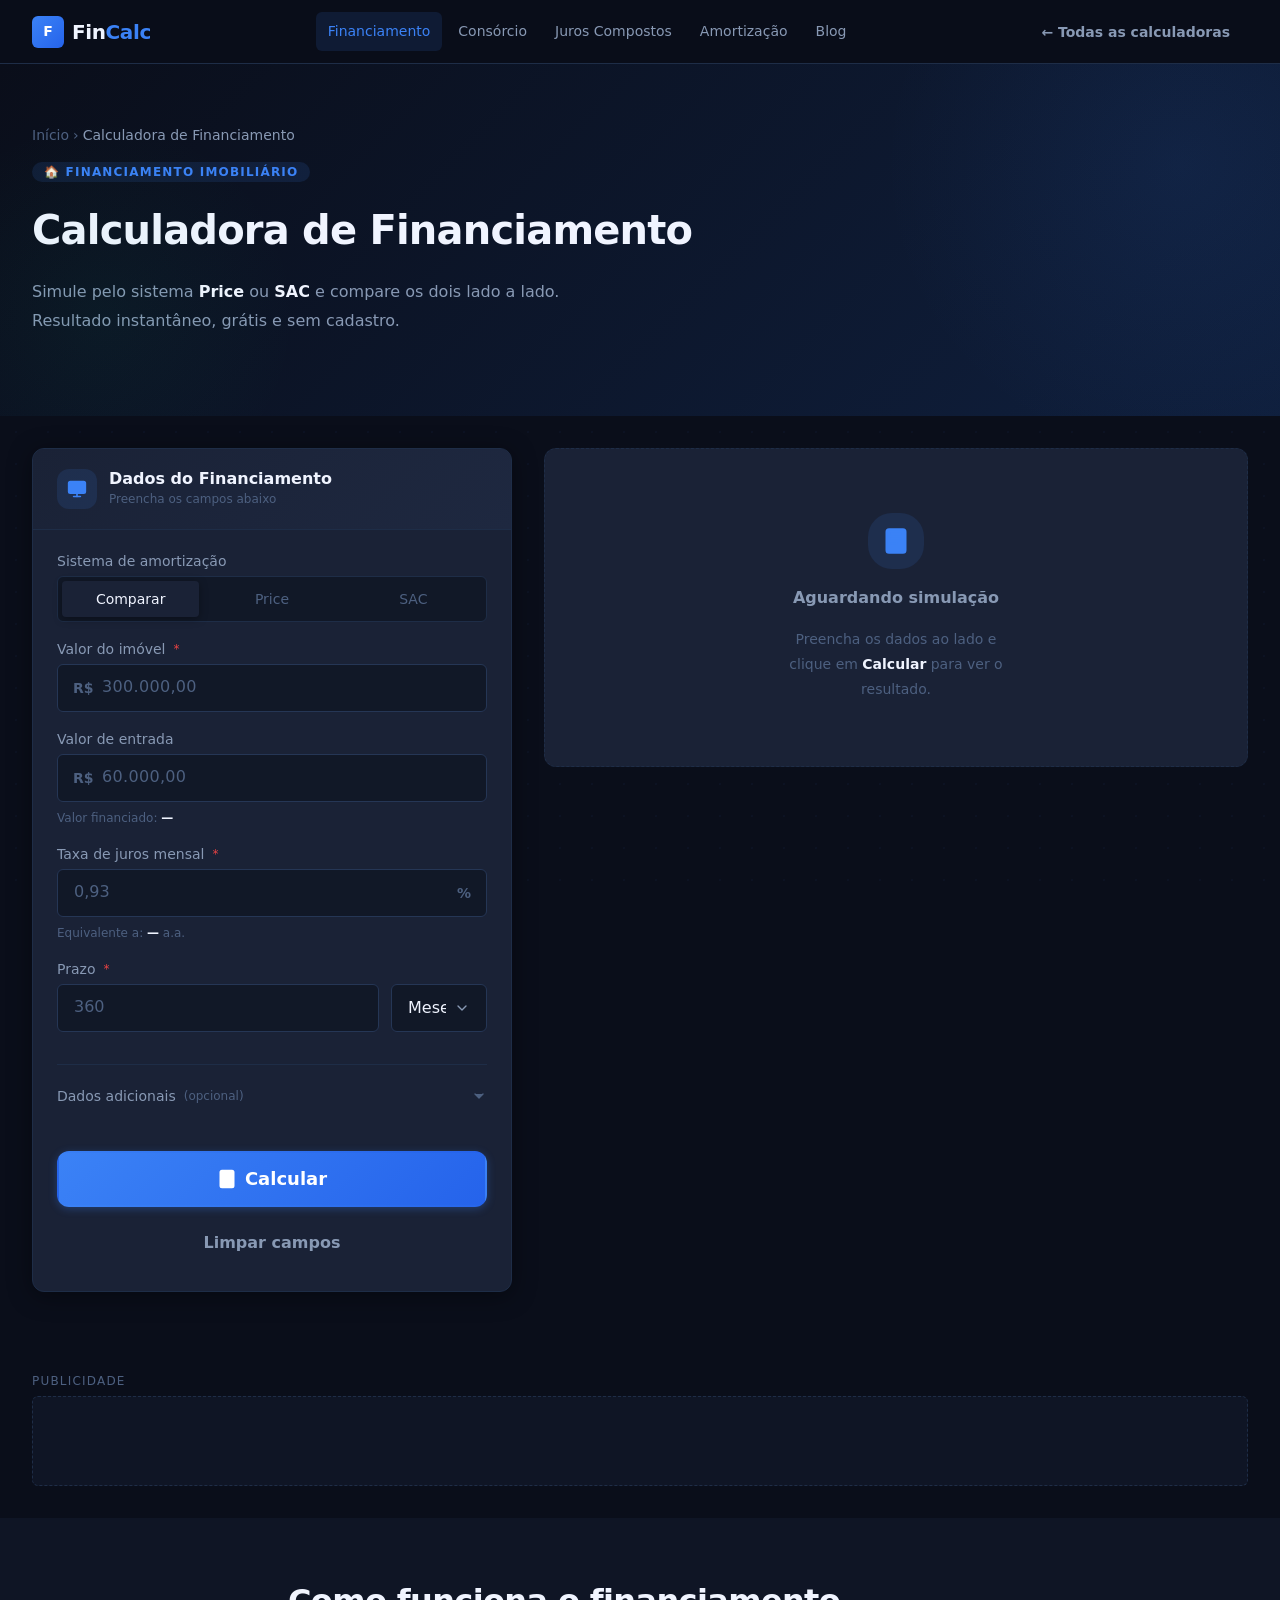
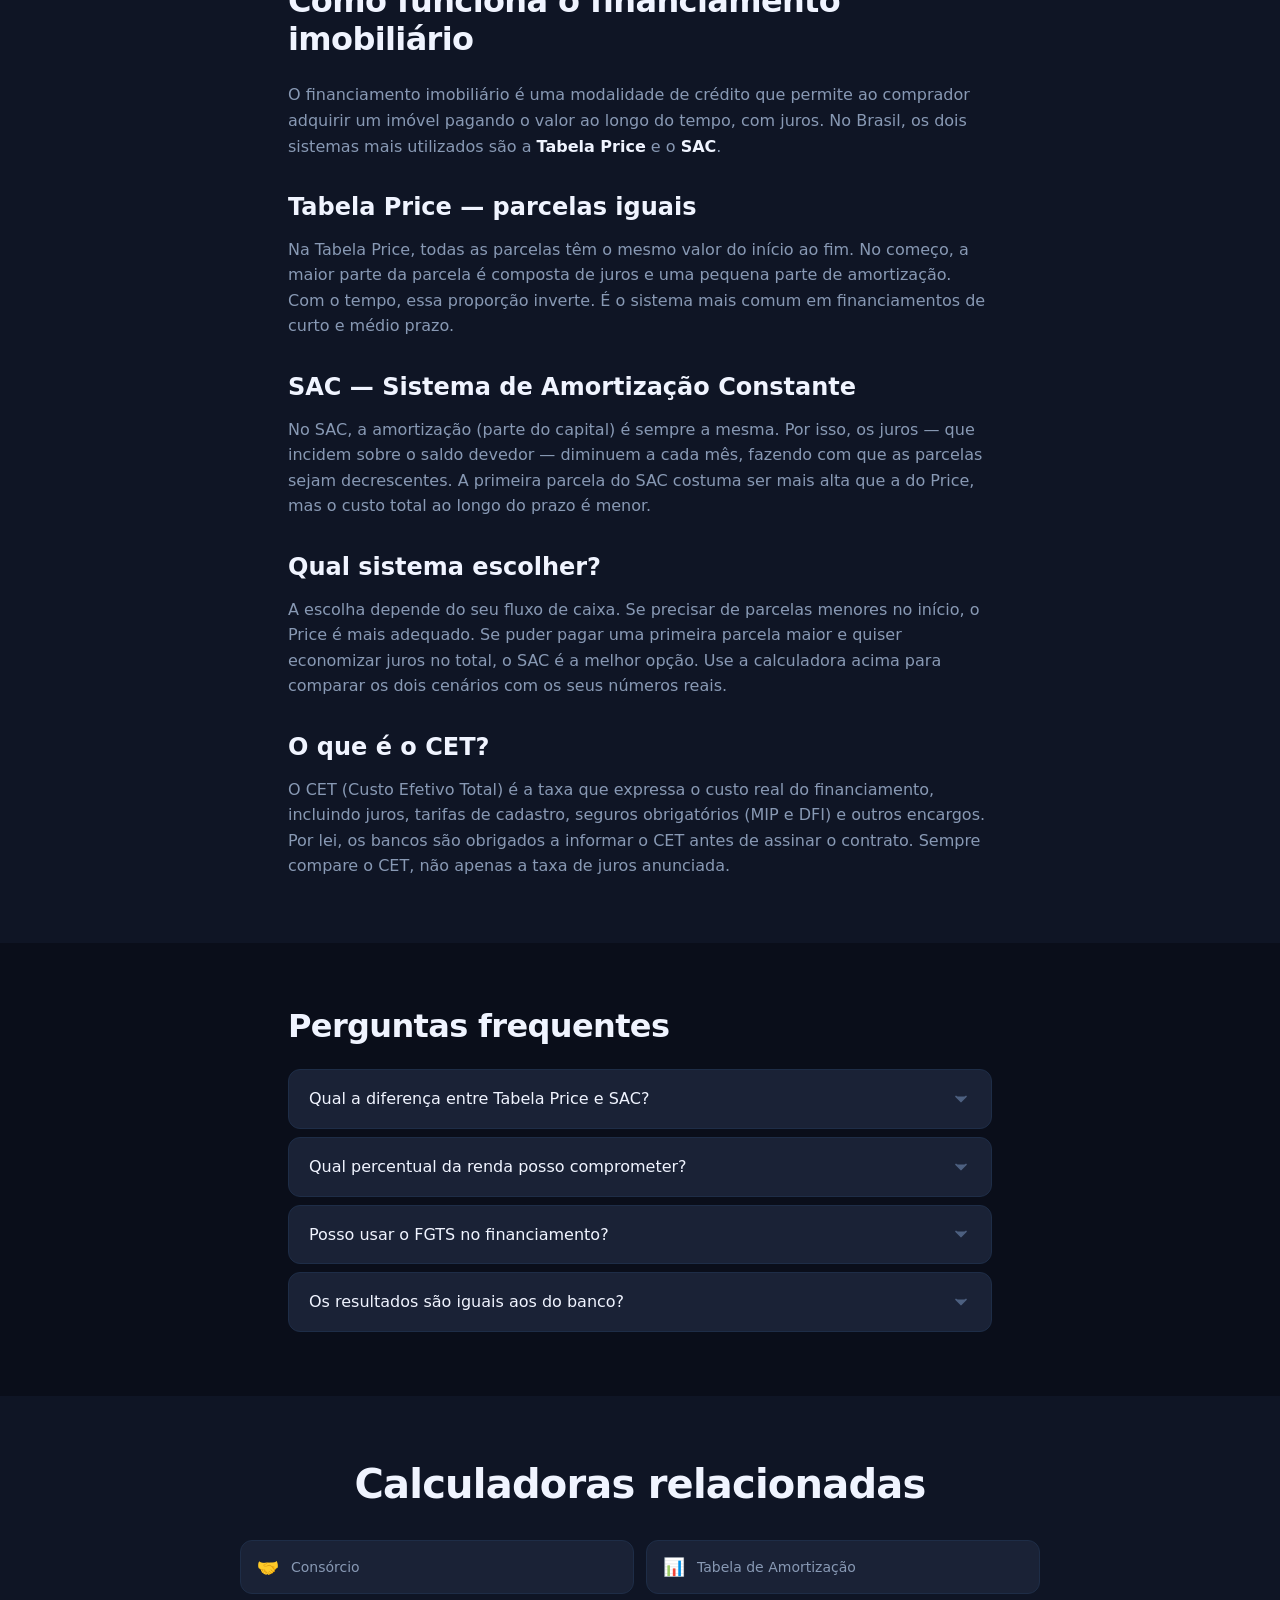
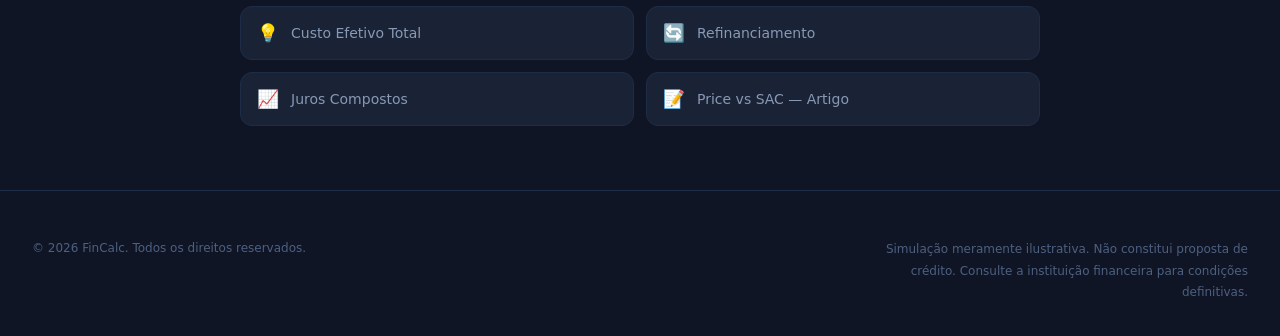
<file: pages/financiamento/index.html>
<!DOCTYPE html>
<html lang="pt-BR">
<head>
  <!-- =====================================================
       META ESSENCIAL
       ===================================================== -->
  <meta charset="UTF-8">
  <base href="/fincalc/">
  <meta name="viewport" content="width=device-width, initial-scale=1.0">
  <meta http-equiv="X-UA-Compatible" content="IE=edge">

  <!-- =====================================================
       SEO
       ===================================================== -->
  <title>Calculadora de Financiamento Imobiliário 2025 — Price e SAC | FinCalc</title>
  <meta name="description" content="Simule seu financiamento imobiliário pelos sistemas Price e SAC. Calcule parcelas, total de juros, CET e tabela de amortização completa. Grátis e sem cadastro.">
  <meta name="keywords" content="calculadora financiamento imobiliário, simulador financiamento, tabela price, sistema sac, parcela financiamento, juros financiamento">
  <meta name="robots" content="index, follow">
  <link rel="canonical" href="https://seudominio.com.br/financiamento/">

  <!-- =====================================================
       OPEN GRAPH
       ===================================================== -->
  <meta property="og:type" content="website">
  <meta property="og:title" content="Calculadora de Financiamento Imobiliário — Price e SAC">
  <meta property="og:description" content="Simule parcelas, juros totais e CET do seu financiamento. Grátis e sem cadastro.">
  <meta property="og:url" content="https://seudominio.com.br/financiamento/">
  <meta property="og:image" content="https://seudominio.com.br/assets/images/og-financiamento.jpg">
  <meta property="og:image:width" content="1200">
  <meta property="og:image:height" content="630">
  <meta property="og:locale" content="pt_BR">
  <meta property="og:site_name" content="FinCalc">

  <!-- =====================================================
       TWITTER CARD
       ===================================================== -->
  <meta name="twitter:card" content="summary_large_image">
  <meta name="twitter:title" content="Calculadora de Financiamento Imobiliário — Price e SAC">
  <meta name="twitter:description" content="Simule parcelas, juros totais e CET do seu financiamento. Grátis e sem cadastro.">
  <meta name="twitter:image" content="https://seudominio.com.br/assets/images/og-financiamento.jpg">

  <!-- =====================================================
       PERFORMANCE
       ===================================================== -->
  <link rel="preconnect" href="https://fonts.googleapis.com">
  <link rel="preconnect" href="https://fonts.gstatic.com" crossorigin>

  <!-- =====================================================
       FAVICON
       ===================================================== -->
  <link rel="icon" type="image/x-icon" href="/assets/icons/favicon.ico">
  <link rel="apple-touch-icon" href="/assets/icons/icon-192.png">
  <link rel="manifest" href="/manifest.json">
  <meta name="theme-color" content="#0a0e1a">

  <!-- =====================================================
       CSS
       ===================================================== -->
  <link rel="stylesheet" href="/css/tokens.css">
  <link rel="stylesheet" href="/css/reset.css">
  <link rel="stylesheet" href="/css/base.css">
  <link rel="stylesheet" href="/css/layout.css">
  <link rel="stylesheet" href="/css/components.css">
  <link rel="stylesheet" href="/css/calculator.css">

  <!-- =====================================================
       SCHEMA MARKUP — WebApplication
       ===================================================== -->
  <script type="application/ld+json">
  {
    "@context": "https://schema.org",
    "@type": "WebApplication",
    "name": "Calculadora de Financiamento Imobiliário",
    "description": "Simule financiamentos pelos sistemas Price e SAC. Calcule parcelas, juros totais, CET e tabela de amortização completa.",
    "url": "https://seudominio.com.br/financiamento/",
    "applicationCategory": "FinanceApplication",
    "operatingSystem": "Web",
    "browserRequirements": "Requires JavaScript",
    "offers": {
      "@type": "Offer",
      "price": "0",
      "priceCurrency": "BRL"
    },
    "provider": {
      "@type": "Organization",
      "name": "FinCalc",
      "url": "https://seudominio.com.br"
    }
  }
  </script>

  <!-- Schema FAQ -->
  <script type="application/ld+json">
  {
    "@context": "https://schema.org",
    "@type": "FAQPage",
    "mainEntity": [
      {
        "@type": "Question",
        "name": "Qual a diferença entre Tabela Price e SAC?",
        "acceptedAnswer": {
          "@type": "Answer",
          "text": "Na Tabela Price as parcelas são iguais do início ao fim. No SAC (Sistema de Amortização Constante) a amortização é fixa e as parcelas diminuem ao longo do tempo. No total, o SAC costuma ser mais barato que o Price."
        }
      },
      {
        "@type": "Question",
        "name": "O que é CET no financiamento?",
        "acceptedAnswer": {
          "@type": "Answer",
          "text": "CET significa Custo Efetivo Total. É a taxa que representa o custo real do financiamento, incluindo juros, tarifas, seguros e outros encargos. É obrigatório ser informado pelo banco."
        }
      },
      {
        "@type": "Question",
        "name": "Qual percentual da renda posso comprometer com financiamento?",
        "acceptedAnswer": {
          "@type": "Answer",
          "text": "Os bancos brasileiros geralmente aceitam até 30% da renda bruta mensal comprometida com a parcela do financiamento. Acima disso o crédito pode ser negado."
        }
      }
    ]
  }
  </script>

  <!-- CSP -->
  <meta http-equiv="Content-Security-Policy" content="default-src 'self'; script-src 'self' https://www.googletagmanager.com https://pagead2.googlesyndication.com https://cdn.jsdelivr.net 'unsafe-inline'; style-src 'self' https://fonts.googleapis.com 'unsafe-inline'; font-src 'self' https://fonts.gstatic.com; img-src 'self' data: https:; connect-src 'self'; frame-src https://googleads.g.doubleclick.net;">
</head>
<body>

  <!-- Skip link -->
  <a href="#main-content" class="skip-link">Pular para o conteúdo principal</a>

  <!-- =====================================================
       HEADER
       ===================================================== -->
  <header class="site-header" role="banner" id="site-header">
    <div class="container">

      <a href="/" class="site-logo" aria-label="FinCalc — página inicial">
        <div class="site-logo__icon" aria-hidden="true">F</div>
        <span class="site-logo__text">Fin<span>Calc</span></span>
      </a>

      <nav class="site-nav" aria-label="Navegação principal">
        <ul class="site-nav__list" role="list">
          <li class="site-nav__item">
            <a href="/financiamento/" class="site-nav__link is-active" aria-current="page">Financiamento</a>
          </li>
          <li class="site-nav__item">
            <a href="/consorcio/" class="site-nav__link">Consórcio</a>
          </li>
          <li class="site-nav__item">
            <a href="/juros-compostos/" class="site-nav__link">Juros Compostos</a>
          </li>
          <li class="site-nav__item">
            <a href="/amortizacao/" class="site-nav__link">Amortização</a>
          </li>
          <li class="site-nav__item">
            <a href="/blog/" class="site-nav__link">Blog</a>
          </li>
        </ul>
      </nav>

      <div class="site-header__actions">
        <a href="/" class="btn btn--ghost btn--sm hide-mobile">← Todas as calculadoras</a>
        <button
          class="mobile-menu-btn"
          aria-label="Abrir menu"
          aria-expanded="false"
          aria-controls="mobile-menu"
          id="mobile-menu-btn"
        >
          <span class="mobile-menu-btn__line" aria-hidden="true"></span>
          <span class="mobile-menu-btn__line" aria-hidden="true"></span>
          <span class="mobile-menu-btn__line" aria-hidden="true"></span>
        </button>
      </div>

    </div>
  </header>

  <!-- Menu mobile -->
  <div class="mobile-menu" id="mobile-menu" role="dialog" aria-label="Menu" aria-modal="true" hidden>
    <div class="mobile-menu__inner">
      <p class="mobile-menu__section-title">Calculadoras</p>
      <a href="/financiamento/" class="mobile-menu__link is-active">🏠 Financiamento</a>
      <a href="/consorcio/" class="mobile-menu__link">🤝 Consórcio</a>
      <a href="/juros-compostos/" class="mobile-menu__link">📈 Juros Compostos</a>
      <a href="/amortizacao/" class="mobile-menu__link">📊 Amortização</a>
      <a href="/cet/" class="mobile-menu__link">💡 CET</a>
      <a href="/refinanciamento/" class="mobile-menu__link">🔄 Refinanciamento</a>
      <p class="mobile-menu__section-title">Conteúdo</p>
      <a href="/blog/" class="mobile-menu__link">📝 Blog</a>
    </div>
  </div>

  <!-- =====================================================
       MAIN
       ===================================================== -->
  <main id="main-content">

    <!-- Hero compacto -->
    <section class="hero hero--compact" aria-labelledby="page-title">
      <div class="container">

        <!-- Breadcrumb -->
        <nav class="breadcrumb" aria-label="Localização na página">
          <div class="breadcrumb__item">
            <a href="/" class="breadcrumb__link">Início</a>
            <span class="breadcrumb__separator" aria-hidden="true">›</span>
          </div>
          <div class="breadcrumb__item">
            <span class="breadcrumb__current">Calculadora de Financiamento</span>
          </div>
        </nav>

        <div class="hero__badge">
          <span class="badge badge--accent">🏠 Financiamento Imobiliário</span>
        </div>

        <h1 class="hero__title" id="page-title">
          Calculadora de Financiamento
        </h1>
        <p class="hero__subtitle" style="margin-inline: 0;">
          Simule pelo sistema <strong style="color:var(--color-text-primary)">Price</strong> ou
          <strong style="color:var(--color-text-primary)">SAC</strong> e compare os dois lado a lado.
          Resultado instantâneo, grátis e sem cadastro.
        </p>

      </div>
    </section>

    <!-- =====================================================
         LAYOUT: FORMULÁRIO + RESULTADO
         =================================================== -->
    <div class="container">
      <div class="calc-layout">

        <!-- ═══════════════════════════════════════════════
             COLUNA ESQUERDA — FORMULÁRIO
             ═══════════════════════════════════════════════ -->
        <div class="calc-layout__form">
          <div class="calc-panel">

            <!-- Header do painel -->
            <div class="calc-panel__header">
              <div class="calc-panel__icon" aria-hidden="true">
                <svg width="20" height="20" viewBox="0 0 24 24" fill="none" stroke="currentColor" stroke-width="2" stroke-linecap="round" stroke-linejoin="round">
                  <rect x="2" y="3" width="20" height="14" rx="2" ry="2"></rect>
                  <line x1="8" y1="21" x2="16" y2="21"></line>
                  <line x1="12" y1="17" x2="12" y2="21"></line>
                </svg>
              </div>
              <div>
                <p class="calc-panel__title">Dados do Financiamento</p>
                <p class="calc-panel__subtitle">Preencha os campos abaixo</p>
              </div>
            </div>

            <!-- Formulário -->
            <form
              class="calc-panel__body"
              id="calc-form"
              novalidate
              aria-label="Formulário de simulação de financiamento"
            >

              <!-- Sistema de amortização -->
              <div class="form-group">
                <span class="form-label" id="sistema-label">Sistema de amortização</span>
                <div
                  class="toggle-group"
                  role="radiogroup"
                  aria-labelledby="sistema-label"
                  id="sistema-toggle"
                >
                  <button
                    type="button"
                    class="toggle-group__btn is-active"
                    role="radio"
                    aria-checked="true"
                    data-sistema="AMBOS"
                    aria-label="Comparar Price e SAC"
                  >Comparar</button>
                  <button
                    type="button"
                    class="toggle-group__btn"
                    role="radio"
                    aria-checked="false"
                    data-sistema="PRICE"
                    aria-label="Apenas Tabela Price"
                  >Price</button>
                  <button
                    type="button"
                    class="toggle-group__btn"
                    role="radio"
                    aria-checked="false"
                    data-sistema="SAC"
                    aria-label="Apenas SAC"
                  >SAC</button>
                </div>
              </div>

              <!-- Valor do imóvel -->
              <div class="form-group">
                <label class="form-label" for="valor-imovel">
                  Valor do imóvel
                  <span class="form-label__required" aria-label="campo obrigatório">*</span>
                </label>
                <div class="currency-input-wrap">
                  <span class="currency-input-wrap__symbol" aria-hidden="true">R$</span>
                  <input
                    type="text"
                    class="form-input"
                    id="valor-imovel"
                    name="valorImovel"
                    inputmode="numeric"
                    autocomplete="off"
                    placeholder="300.000,00"
                    aria-required="true"
                    aria-describedby="valor-imovel-error"
                    maxlength="20"
                  >
                </div>
                <span class="form-error" id="valor-imovel-error" role="alert" aria-live="polite"></span>
              </div>

              <!-- Valor de entrada -->
              <div class="form-group">
                <label class="form-label" for="entrada">
                  Valor de entrada
                </label>
                <div class="currency-input-wrap">
                  <span class="currency-input-wrap__symbol" aria-hidden="true">R$</span>
                  <input
                    type="text"
                    class="form-input"
                    id="entrada"
                    name="entrada"
                    inputmode="numeric"
                    autocomplete="off"
                    placeholder="60.000,00"
                    aria-describedby="entrada-error entrada-helper"
                    maxlength="20"
                  >
                </div>
                <span class="form-helper" id="entrada-helper">
                  Valor financiado: <strong id="valor-financiado-display">—</strong>
                </span>
                <span class="form-error" id="entrada-error" role="alert" aria-live="polite"></span>
              </div>

              <!-- Taxa de juros -->
              <div class="form-group">
                <label class="form-label" for="taxa-juros">
                  Taxa de juros mensal
                  <span class="form-label__required" aria-label="campo obrigatório">*</span>
                </label>
                <div class="percent-input-wrap">
                  <input
                    type="text"
                    class="form-input"
                    id="taxa-juros"
                    name="taxaMensal"
                    inputmode="decimal"
                    autocomplete="off"
                    placeholder="0,93"
                    aria-required="true"
                    aria-describedby="taxa-juros-error taxa-juros-helper"
                    maxlength="6"
                  >
                  <span class="percent-input-wrap__symbol" aria-hidden="true">%</span>
                </div>
                <span class="form-helper" id="taxa-juros-helper">
                  Equivalente a: <strong id="taxa-anual-display">—</strong> a.a.
                </span>
                <span class="form-error" id="taxa-juros-error" role="alert" aria-live="polite"></span>
              </div>

              <!-- Prazo -->
              <div class="form-group">
                <label class="form-label" for="prazo-input">
                  Prazo
                  <span class="form-label__required" aria-label="campo obrigatório">*</span>
                </label>
                <div class="prazo-field">
                  <div class="prazo-field__inputs">
                    <input
                      type="text"
                      class="form-input"
                      id="prazo-input"
                      name="prazo"
                      inputmode="numeric"
                      autocomplete="off"
                      placeholder="360"
                      aria-required="true"
                      aria-describedby="prazo-error prazo-helper"
                      maxlength="3"
                    >
                    <select
                      class="form-select prazo-field__unit-select"
                      id="prazo-unidade"
                      aria-label="Unidade do prazo"
                    >
                      <option value="meses" selected>Meses</option>
                      <option value="anos">Anos</option>
                    </select>
                  </div>
                  <span class="form-helper prazo-field__conversion" id="prazo-helper">
                    <span id="prazo-conversion-display"></span>
                  </span>
                  <span class="form-error" id="prazo-error" role="alert" aria-live="polite"></span>
                </div>
              </div>

              <!-- Seção opcional: Dados extras -->
              <div class="optional-section" id="optional-section">
                <button
                  type="button"
                  class="optional-section__toggle"
                  aria-expanded="false"
                  aria-controls="optional-fields"
                  id="optional-toggle"
                >
                  <span class="optional-section__label">
                    Dados adicionais
                    <span class="optional-section__label-badge">(opcional)</span>
                  </span>
                  <svg
                    class="optional-section__chevron"
                    aria-hidden="true"
                    xmlns="http://www.w3.org/2000/svg"
                    width="16" height="16"
                    viewBox="0 0 24 24"
                    fill="none"
                    stroke="currentColor"
                    stroke-width="2"
                    stroke-linecap="round"
                    stroke-linejoin="round"
                  ><polyline points="6 9 12 15 18 9"></polyline></svg>
                </button>

                <div class="optional-section__body" id="optional-fields">
                  <div class="optional-section__fields">

                    <!-- FGTS -->
                    <div class="form-group">
                      <label class="form-label" for="fgts">
                        FGTS (entrada adicional)
                      </label>
                      <div class="currency-input-wrap">
                        <span class="currency-input-wrap__symbol" aria-hidden="true">R$</span>
                        <input
                          type="text"
                          class="form-input"
                          id="fgts"
                          name="fgts"
                          inputmode="numeric"
                          autocomplete="off"
                          placeholder="0,00"
                          aria-describedby="fgts-error fgts-helper"
                          maxlength="20"
                        >
                      </div>
                      <span class="form-helper" id="fgts-helper">Será somado à entrada</span>
                      <span class="form-error" id="fgts-error" role="alert" aria-live="polite"></span>
                    </div>

                    <!-- Renda mensal -->
                    <div class="form-group">
                      <label class="form-label" for="renda">
                        Renda mensal bruta
                      </label>
                      <div class="currency-input-wrap">
                        <span class="currency-input-wrap__symbol" aria-hidden="true">R$</span>
                        <input
                          type="text"
                          class="form-input"
                          id="renda"
                          name="renda"
                          inputmode="numeric"
                          autocomplete="off"
                          placeholder="10.000,00"
                          aria-describedby="renda-helper"
                          maxlength="20"
                        >
                      </div>
                      <span class="form-helper" id="renda-helper">Para calcular comprometimento de renda</span>
                    </div>

                  </div>
                </div>
              </div>

            </form>

            <!-- Footer: botão calcular -->
            <div class="calc-panel__footer">
              <button
                type="button"
                class="btn btn--primary btn--full btn--lg"
                id="btn-calcular"
                aria-label="Calcular financiamento"
              >
                <svg class="btn__icon" aria-hidden="true" xmlns="http://www.w3.org/2000/svg" width="18" height="18" viewBox="0 0 24 24" fill="none" stroke="currentColor" stroke-width="2" stroke-linecap="round" stroke-linejoin="round">
                  <rect x="4" y="2" width="16" height="20" rx="2" ry="2"></rect>
                  <line x1="8" y1="6" x2="16" y2="6"></line>
                  <line x1="8" y1="10" x2="16" y2="10"></line>
                  <line x1="8" y1="14" x2="12" y2="14"></line>
                </svg>
                <span class="btn__text">Calcular</span>
              </button>

              <button
                type="button"
                class="btn btn--ghost btn--full"
                id="btn-limpar"
                aria-label="Limpar formulário"
              >
                Limpar campos
              </button>
            </div>

          </div>
        </div>

        <!-- ═══════════════════════════════════════════════
             COLUNA DIREITA — RESULTADOS
             ═══════════════════════════════════════════════ -->
        <div class="calc-layout__result" id="result-area">

          <!-- Estado inicial (placeholder) -->
          <div class="result-placeholder" id="result-placeholder" aria-label="Aguardando cálculo">
            <div class="result-placeholder__icon" aria-hidden="true">
              <svg width="28" height="28" viewBox="0 0 24 24" fill="none" stroke="currentColor" stroke-width="2" stroke-linecap="round" stroke-linejoin="round">
                <rect x="4" y="2" width="16" height="20" rx="2" ry="2"></rect>
                <line x1="8" y1="6" x2="16" y2="6"></line>
                <line x1="8" y1="10" x2="16" y2="10"></line>
                <line x1="8" y1="14" x2="12" y2="14"></line>
              </svg>
            </div>
            <p class="result-placeholder__title">Aguardando simulação</p>
            <p class="result-placeholder__desc">
              Preencha os dados ao lado e clique em <strong>Calcular</strong> para ver o resultado.
            </p>
          </div>

          <!-- Resultados (ocultos até calcular) — injetados via JS -->
          <div id="result-content" hidden aria-live="polite" aria-atomic="true"></div>

        </div>

      </div>
    </div>

    <!-- =====================================================
         SLOT DE ANÚNCIO
         =================================================== -->
    <div class="container">
      <div class="ad-slot ad-slot--horizontal ad-slot--banner" aria-label="Espaço publicitário">
        <span class="ad-slot__label">Publicidade</span>
        <div class="ad-slot__inner"></div>
      </div>
    </div>

    <!-- =====================================================
         CONTEÚDO EDITORIAL — SEO
         =================================================== -->
    <section class="section section--alt" aria-labelledby="info-title">
      <div class="container container--md">

        <h2 id="info-title">Como funciona o financiamento imobiliário</h2>

        <div class="prose" style="margin-top: var(--space-6);">

          <p>
            O financiamento imobiliário é uma modalidade de crédito que permite ao comprador
            adquirir um imóvel pagando o valor ao longo do tempo, com juros. No Brasil, os dois
            sistemas mais utilizados são a <strong>Tabela Price</strong> e o <strong>SAC</strong>.
          </p>

          <h3>Tabela Price — parcelas iguais</h3>
          <p>
            Na Tabela Price, todas as parcelas têm o mesmo valor do início ao fim. No começo,
            a maior parte da parcela é composta de juros e uma pequena parte de amortização.
            Com o tempo, essa proporção inverte. É o sistema mais comum em financiamentos de
            curto e médio prazo.
          </p>

          <h3>SAC — Sistema de Amortização Constante</h3>
          <p>
            No SAC, a amortização (parte do capital) é sempre a mesma. Por isso, os juros
            — que incidem sobre o saldo devedor — diminuem a cada mês, fazendo com que as
            parcelas sejam decrescentes. A primeira parcela do SAC costuma ser mais alta que
            a do Price, mas o custo total ao longo do prazo é menor.
          </p>

          <h3>Qual sistema escolher?</h3>
          <p>
            A escolha depende do seu fluxo de caixa. Se precisar de parcelas menores no início,
            o Price é mais adequado. Se puder pagar uma primeira parcela maior e quiser economizar
            juros no total, o SAC é a melhor opção. Use a calculadora acima para comparar os dois
            cenários com os seus números reais.
          </p>

          <h3>O que é o CET?</h3>
          <p>
            O CET (Custo Efetivo Total) é a taxa que expressa o custo real do financiamento,
            incluindo juros, tarifas de cadastro, seguros obrigatórios (MIP e DFI) e outros
            encargos. Por lei, os bancos são obrigados a informar o CET antes de assinar o contrato.
            Sempre compare o CET, não apenas a taxa de juros anunciada.
          </p>

        </div>

      </div>
    </section>

    <!-- =====================================================
         FAQ
         =================================================== -->
    <section class="section" aria-labelledby="faq-title">
      <div class="container container--md">

        <h2 id="faq-title">Perguntas frequentes</h2>

        <div class="accordion" role="list" id="faq-accordion" style="margin-top: var(--space-6);">

          <div class="accordion__item" role="listitem">
            <button class="accordion__trigger" aria-expanded="false" aria-controls="faq-1" id="faq-btn-1">
              Qual a diferença entre Tabela Price e SAC?
              <svg class="accordion__icon" aria-hidden="true" xmlns="http://www.w3.org/2000/svg" width="20" height="20" viewBox="0 0 24 24" fill="none" stroke="currentColor" stroke-width="2" stroke-linecap="round" stroke-linejoin="round"><polyline points="6 9 12 15 18 9"></polyline></svg>
            </button>
            <div class="accordion__body" id="faq-1" role="region" aria-labelledby="faq-btn-1">
              <div class="accordion__content">
                Na Tabela Price as parcelas são iguais do início ao fim. No SAC a amortização
                é constante e as parcelas diminuem mês a mês. No total, o SAC costuma ser mais
                barato, mas a primeira parcela é maior.
              </div>
            </div>
          </div>

          <div class="accordion__item" role="listitem">
            <button class="accordion__trigger" aria-expanded="false" aria-controls="faq-2" id="faq-btn-2">
              Qual percentual da renda posso comprometer?
              <svg class="accordion__icon" aria-hidden="true" xmlns="http://www.w3.org/2000/svg" width="20" height="20" viewBox="0 0 24 24" fill="none" stroke="currentColor" stroke-width="2" stroke-linecap="round" stroke-linejoin="round"><polyline points="6 9 12 15 18 9"></polyline></svg>
            </button>
            <div class="accordion__body" id="faq-2" role="region" aria-labelledby="faq-btn-2">
              <div class="accordion__content">
                A maioria dos bancos brasileiros aceita até 30% da renda bruta mensal comprometida
                com a parcela do financiamento. Informe sua renda na calculadora para ver o
                comprometimento calculado automaticamente.
              </div>
            </div>
          </div>

          <div class="accordion__item" role="listitem">
            <button class="accordion__trigger" aria-expanded="false" aria-controls="faq-3" id="faq-btn-3">
              Posso usar o FGTS no financiamento?
              <svg class="accordion__icon" aria-hidden="true" xmlns="http://www.w3.org/2000/svg" width="20" height="20" viewBox="0 0 24 24" fill="none" stroke="currentColor" stroke-width="2" stroke-linecap="round" stroke-linejoin="round"><polyline points="6 9 12 15 18 9"></polyline></svg>
            </button>
            <div class="accordion__body" id="faq-3" role="region" aria-labelledby="faq-btn-3">
              <div class="accordion__content">
                Sim. O FGTS pode ser usado como parte da entrada em financiamentos pelo
                Sistema Financeiro de Habitação (SFH) para imóveis com valor de até R$ 1,5 milhão.
                Informe o valor do FGTS nos dados adicionais da calculadora.
              </div>
            </div>
          </div>

          <div class="accordion__item" role="listitem">
            <button class="accordion__trigger" aria-expanded="false" aria-controls="faq-4" id="faq-btn-4">
              Os resultados são iguais aos do banco?
              <svg class="accordion__icon" aria-hidden="true" xmlns="http://www.w3.org/2000/svg" width="20" height="20" viewBox="0 0 24 24" fill="none" stroke="currentColor" stroke-width="2" stroke-linecap="round" stroke-linejoin="round"><polyline points="6 9 12 15 18 9"></polyline></svg>
            </button>
            <div class="accordion__body" id="faq-4" role="region" aria-labelledby="faq-btn-4">
              <div class="accordion__content">
                As fórmulas são as mesmas usadas pelos bancos (Price e SAC conforme o Banco Central).
                Pequenas diferenças podem ocorrer por arredondamentos ou encargos adicionais
                específicos de cada banco. Use esta calculadora como referência de simulação e
                consulte seu banco para as condições definitivas.
              </div>
            </div>
          </div>

        </div>

      </div>
    </section>

    <!-- =====================================================
         INTERLINKING — CALCULADORAS RELACIONADAS
         =================================================== -->
    <section class="section section--alt" aria-labelledby="related-title">
      <div class="container">

        <h2 id="related-title" class="section__title" style="text-align:center; margin-bottom: var(--space-8);">
          Calculadoras relacionadas
        </h2>

        <div class="related-calcs__list" style="max-width: 800px; margin: 0 auto;">

          <a href="/consorcio/" class="related-calc-link" aria-label="Calculadora de Consórcio">
            <span class="related-calc-link__icon" aria-hidden="true">🤝</span>
            Consórcio
          </a>

          <a href="/amortizacao/" class="related-calc-link" aria-label="Tabela de Amortização completa">
            <span class="related-calc-link__icon" aria-hidden="true">📊</span>
            Tabela de Amortização
          </a>

          <a href="/cet/" class="related-calc-link" aria-label="Calculadora de CET">
            <span class="related-calc-link__icon" aria-hidden="true">💡</span>
            Custo Efetivo Total
          </a>

          <a href="/refinanciamento/" class="related-calc-link" aria-label="Calculadora de Refinanciamento">
            <span class="related-calc-link__icon" aria-hidden="true">🔄</span>
            Refinanciamento
          </a>

          <a href="/juros-compostos/" class="related-calc-link" aria-label="Calculadora de Juros Compostos">
            <span class="related-calc-link__icon" aria-hidden="true">📈</span>
            Juros Compostos
          </a>

          <a href="/blog/tabela-price-vs-sac/" class="related-calc-link" aria-label="Artigo: Tabela Price vs SAC">
            <span class="related-calc-link__icon" aria-hidden="true">📝</span>
            Price vs SAC — Artigo
          </a>

        </div>

      </div>
    </section>

  </main>

  <!-- =====================================================
       FOOTER
       ===================================================== -->
  <footer class="site-footer" role="contentinfo">
    <div class="container">
      <div class="footer-bottom" style="border-top: none; padding-top: 0; padding-bottom: 0;">
        <p class="footer-bottom__copy">
          © <span id="footer-year"></span> FinCalc. Todos os direitos reservados.
        </p>
        <p class="footer-bottom__disclaimer">
          Simulação meramente ilustrativa. Não constitui proposta de crédito.
          Consulte a instituição financeira para condições definitivas.
        </p>
      </div>
    </div>
  </footer>

  <!-- Toast container -->
  <div class="toast-container" id="toast-container" aria-live="polite" aria-atomic="false"></div>

  <!-- =====================================================
       JAVASCRIPT — MÓDULOS
       =================================================== -->
  <script type="module">
    import { calcularFinanciamento } from '/js/calculators/financiamento.js';
    import {
      formatCurrency,
      formatPercent,
      formatPrazo,
      maskCurrency,
      maskPercent,
      maskInteger,
      parseCurrency,
      parsePercent,
      monthlyToAnnualRate,
    } from '/js/utils/formatters.js';
    import {
      validateFinanciamento,
      hasErrors,
    } from '/js/utils/validators.js';

    'use strict';

    /* ── Referências DOM ────────────────────────────────────── */
    const form               = document.getElementById('calc-form');
    const btnCalcular        = document.getElementById('btn-calcular');
    const btnLimpar          = document.getElementById('btn-limpar');
    const resultPlaceholder  = document.getElementById('result-placeholder');
    const resultContent      = document.getElementById('result-content');
    const inputValorImovel   = document.getElementById('valor-imovel');
    const inputEntrada       = document.getElementById('entrada');
    const inputTaxa          = document.getElementById('taxa-juros');
    const inputPrazo         = document.getElementById('prazo-input');
    const selectPrazoUnidade = document.getElementById('prazo-unidade');
    const inputFGTS          = document.getElementById('fgts');
    const inputRenda         = document.getElementById('renda');
    const sistemaToggle      = document.getElementById('sistema-toggle');
    const optionalToggle     = document.getElementById('optional-toggle');
    const optionalSection    = document.getElementById('optional-section');
    const valorFinanciadoDisplay = document.getElementById('valor-financiado-display');
    const taxaAnualDisplay   = document.getElementById('taxa-anual-display');
    const prazoConvDisplay   = document.getElementById('prazo-conversion-display');

    /* ── Estado da UI ───────────────────────────────────────── */
    let sistemaAtivo = 'AMBOS';

    /* ── Helpers de UI ──────────────────────────────────────── */
    function setError(inputEl, errorId, msg) {
      const errorEl = document.getElementById(errorId);
      if (!errorEl) return;
      errorEl.textContent = msg || '';
      if (msg) {
        inputEl.classList.add('is-error');
      } else {
        inputEl.classList.remove('is-error');
      }
    }

    function clearAllErrors() {
      ['valor-imovel-error','entrada-error','taxa-juros-error','prazo-error','fgts-error']
        .forEach(id => {
          const el = document.getElementById(id);
          if (el) el.textContent = '';
        });
      form.querySelectorAll('.form-input.is-error').forEach(el => el.classList.remove('is-error'));
    }

    function showToast(msg, tipo = 'info') {
      const container = document.getElementById('toast-container');
      if (!container) return;
      const toast = document.createElement('div');
      toast.className = `toast toast--${tipo}`;
      toast.setAttribute('role', 'status');
      toast.textContent = msg;
      container.appendChild(toast);
      setTimeout(() => toast.remove(), 3500);
    }

    function copiarTexto(texto) {
      navigator.clipboard?.writeText(texto).then(() => {
        showToast('Copiado para a área de transferência!', 'success');
      }).catch(() => {
        showToast('Não foi possível copiar.', 'danger');
      });
    }

    /* ── Máscaras de input ──────────────────────────────────── */
    inputValorImovel.addEventListener('input', function () {
      const pos = this.selectionStart;
      this.value = maskCurrency(this.value);
      atualizarValorFinanciado();
    });

    inputEntrada.addEventListener('input', function () {
      this.value = maskCurrency(this.value);
      atualizarValorFinanciado();
    });

    inputTaxa.addEventListener('input', function () {
      this.value = maskPercent(this.value);
      atualizarTaxaAnual();
    });

    inputPrazo.addEventListener('input', function () {
      this.value = maskInteger(this.value, 600);
      atualizarConversaoPrazo();
    });

    inputFGTS.addEventListener('input', function () {
      this.value = maskCurrency(this.value);
    });

    inputRenda.addEventListener('input', function () {
      this.value = maskCurrency(this.value);
    });

    selectPrazoUnidade.addEventListener('change', atualizarConversaoPrazo);

    /* ── Atualizações dinâmicas ─────────────────────────────── */
    function atualizarValorFinanciado() {
      const imovel  = parseCurrency(inputValorImovel.value);
      const entrada = parseCurrency(inputEntrada.value);
      const financiado = Math.max(0, imovel - entrada);
      valorFinanciadoDisplay.textContent = imovel > 0
        ? formatCurrency(financiado)
        : '—';
    }

    function atualizarTaxaAnual() {
      const mensal = parsePercent(inputTaxa.value);
      if (mensal > 0) {
        const anual = monthlyToAnnualRate(mensal);
        taxaAnualDisplay.textContent = formatPercent(anual);
      } else {
        taxaAnualDisplay.textContent = '—';
      }
    }

    function atualizarConversaoPrazo() {
      const val = parseInt(inputPrazo.value, 10);
      if (!val || val <= 0) {
        prazoConvDisplay.textContent = '';
        return;
      }
      const unidade = selectPrazoUnidade.value;
      if (unidade === 'anos') {
        prazoConvDisplay.innerHTML = `= <strong>${val * 12} meses</strong>`;
      } else {
        const anos  = Math.floor(val / 12);
        const meses = val % 12;
        if (anos > 0) {
          prazoConvDisplay.innerHTML = `= <strong>${anos} ano${anos > 1 ? 's' : ''}${meses > 0 ? ` e ${meses} mês${meses > 1 ? 'es' : ''}` : ''}</strong>`;
        } else {
          prazoConvDisplay.textContent = '';
        }
      }
    }

    /* ── Toggle de sistema ──────────────────────────────────── */
    sistemaToggle.querySelectorAll('.toggle-group__btn').forEach(btn => {
      btn.addEventListener('click', function () {
        sistemaToggle.querySelectorAll('.toggle-group__btn').forEach(b => {
          b.classList.remove('is-active');
          b.setAttribute('aria-checked', 'false');
        });
        this.classList.add('is-active');
        this.setAttribute('aria-checked', 'true');
        sistemaAtivo = this.dataset.sistema;
      });
    });

    /* ── Toggle seção opcional ──────────────────────────────── */
    optionalToggle.addEventListener('click', function () {
      const isOpen = optionalSection.classList.toggle('is-open');
      this.setAttribute('aria-expanded', isOpen ? 'true' : 'false');
    });

    /* ── Coletar dados do formulário ────────────────────────── */
    function coletarDados() {
      const prazoVal    = parseInt(inputPrazo.value, 10) || 0;
      const prazoMeses  = selectPrazoUnidade.value === 'anos' ? prazoVal * 12 : prazoVal;

      return {
        valorImovel: inputValorImovel.value,
        entrada:     inputEntrada.value     || '0',
        taxaMensal:  inputTaxa.value,
        prazo:       String(prazoMeses),
        fgts:        inputFGTS.value        || undefined,
        renda:       inputRenda.value       || undefined,
      };
    }

    /* ── Renderizar resultado ───────────────────────────────── */
    function renderizarResultado(resultado) {
      const { price, sac, comparativo, comprometimento } = resultado;
      const sistema = sistemaAtivo;

      let html = '';

      /* ── Card Price ── */
      if (price && (sistema === 'PRICE' || sistema === 'AMBOS')) {
        html += `
          <div class="main-result-card">
            <div class="main-result-card__header">
              <div class="main-result-card__system">
                <span class="main-result-card__system-name">Tabela Price</span>
                <span class="badge badge--accent">Parcelas iguais</span>
              </div>
              <button
                class="btn btn--ghost btn--sm btn--icon-only"
                onclick="copiarResultado('${price.parcela}')"
                aria-label="Copiar valor da parcela Price"
                title="Copiar parcela"
              >
                <svg width="15" height="15" viewBox="0 0 24 24" fill="none" stroke="currentColor" stroke-width="2" stroke-linecap="round" stroke-linejoin="round"><rect x="9" y="9" width="13" height="13" rx="2" ry="2"></rect><path d="M5 15H4a2 2 0 0 1-2-2V4a2 2 0 0 1 2-2h9a2 2 0 0 1 2 2v1"></path></svg>
              </button>
            </div>
            <p class="main-result-card__parcela-label">Parcela mensal</p>
            <p class="main-result-card__parcela-value">${formatCurrency(price.parcela)}</p>
            <div class="main-result-card__divider"></div>
            <div class="main-result-card__metrics">
              <div class="metric-item">
                <span class="metric-item__label">Total financiado</span>
                <span class="metric-item__value">${formatCurrency(price.valorFinanciado)}</span>
              </div>
              <div class="metric-item">
                <span class="metric-item__label">Total de juros</span>
                <span class="metric-item__value metric-item__value--danger">${formatCurrency(price.totalJuros)}</span>
              </div>
              <div class="metric-item">
                <span class="metric-item__label">Total pago</span>
                <span class="metric-item__value">${formatCurrency(price.totalPago)}</span>
              </div>
              <div class="metric-item">
                <span class="metric-item__label">Taxa mensal</span>
                <span class="metric-item__value">${formatPercent(price.taxaMensal * 100)}</span>
              </div>
              <div class="metric-item">
                <span class="metric-item__label">Prazo</span>
                <span class="metric-item__value">${formatPrazo(price.prazoMeses, { short: true })}</span>
              </div>
            </div>
          </div>`;
      }

      /* ── Card SAC ── */
      if (sac && (sistema === 'SAC' || sistema === 'AMBOS')) {
        html += `
          <div class="main-result-card" style="border-top-color: var(--color-accent); box-shadow: var(--shadow-card), var(--shadow-glow-accent);">
            <div class="main-result-card__header">
              <div class="main-result-card__system">
                <span class="main-result-card__system-name">SAC</span>
                <span class="badge badge--neutral">Parcelas decrescentes</span>
              </div>
              <button
                class="btn btn--ghost btn--sm btn--icon-only"
                onclick="copiarResultado('${sac.primeiraParcela}')"
                aria-label="Copiar valor da primeira parcela SAC"
                title="Copiar primeira parcela"
              >
                <svg width="15" height="15" viewBox="0 0 24 24" fill="none" stroke="currentColor" stroke-width="2" stroke-linecap="round" stroke-linejoin="round"><rect x="9" y="9" width="13" height="13" rx="2" ry="2"></rect><path d="M5 15H4a2 2 0 0 1-2-2V4a2 2 0 0 1 2-2h9a2 2 0 0 1 2 2v1"></path></svg>
              </button>
            </div>
            <p class="main-result-card__parcela-label">1ª parcela (maior)</p>
            <p class="main-result-card__parcela-value" style="color: var(--color-accent);">${formatCurrency(sac.primeiraParcela)}</p>
            <p class="main-result-card__parcela-note">Última parcela: ${formatCurrency(sac.ultimaParcela)}</p>
            <div class="main-result-card__divider"></div>
            <div class="main-result-card__metrics">
              <div class="metric-item">
                <span class="metric-item__label">Total financiado</span>
                <span class="metric-item__value">${formatCurrency(sac.valorFinanciado)}</span>
              </div>
              <div class="metric-item">
                <span class="metric-item__label">Total de juros</span>
                <span class="metric-item__value metric-item__value--danger">${formatCurrency(sac.totalJuros)}</span>
              </div>
              <div class="metric-item">
                <span class="metric-item__label">Total pago</span>
                <span class="metric-item__value">${formatCurrency(sac.totalPago)}</span>
              </div>
              <div class="metric-item">
                <span class="metric-item__label">Taxa mensal</span>
                <span class="metric-item__value">${formatPercent(sac.taxaMensal * 100)}</span>
              </div>
              <div class="metric-item">
                <span class="metric-item__label">Prazo</span>
                <span class="metric-item__value">${formatPrazo(sac.prazoMeses, { short: true })}</span>
              </div>
            </div>
          </div>`;
      }

      /* ── Comparativo ── */
      if (comparativo && sistema === 'AMBOS') {
        const sacMelhor = comparativo.melhorTotalPago === 'SAC';
        html += `
          <div class="compare-result-card">
            <div class="compare-result-card__header">
              <span class="compare-result-card__title">Comparativo Price × SAC</span>
            </div>
            <div style="overflow-x:auto;">
              <table class="compare-table" aria-label="Comparativo entre Tabela Price e SAC">
                <thead class="compare-table__head">
                  <tr>
                    <th scope="col">Métrica</th>
                    <th scope="col">Price</th>
                    <th scope="col">SAC</th>
                  </tr>
                </thead>
                <tbody>
                  <tr>
                    <td>Primeira parcela</td>
                    <td class="compare-table__value ${comparativo.melhorPrimeiraParcela === 'PRICE' ? 'compare-table__value--best' : ''}">${formatCurrency(comparativo.price.parcela)}</td>
                    <td class="compare-table__value ${comparativo.melhorPrimeiraParcela === 'SAC' ? 'compare-table__value--best' : ''}">${formatCurrency(comparativo.sac.primeiraParcela)}</td>
                  </tr>
                  <tr>
                    <td>Última parcela</td>
                    <td class="compare-table__value">${formatCurrency(comparativo.price.ultimaParcela)}</td>
                    <td class="compare-table__value compare-table__value--best">${formatCurrency(comparativo.sac.ultimaParcela)}</td>
                  </tr>
                  <tr>
                    <td>Total de juros</td>
                    <td class="compare-table__value ${sacMelhor ? 'compare-table__value--worst' : ''}">${formatCurrency(comparativo.price.totalJuros)}</td>
                    <td class="compare-table__value ${sacMelhor ? 'compare-table__value--best' : ''}">${formatCurrency(comparativo.sac.totalJuros)}</td>
                  </tr>
                  <tr>
                    <td>Total pago</td>
                    <td class="compare-table__value ${sacMelhor ? 'compare-table__value--worst' : ''}">${formatCurrency(comparativo.price.totalPago)}</td>
                    <td class="compare-table__value ${sacMelhor ? 'compare-table__value--best' : ''}">${formatCurrency(comparativo.sac.totalPago)}</td>
                  </tr>
                </tbody>
              </table>
            </div>
            <div class="compare-result-card__footer">
              <span class="compare-result-card__economy-label">
                Economia com SAC (juros)
              </span>
              <span class="compare-result-card__economy-value">
                ${formatCurrency(comparativo.economiaJuros)}
                <small style="font-size:var(--font-size-sm); font-weight:400; color:var(--color-text-secondary);">
                  (${formatPercent(comparativo.economiaPct)} menos)
                </small>
              </span>
            </div>
          </div>`;
      }

      /* ── Comprometimento de renda ── */
      if (comprometimento) {
        const faixa = comprometimento.faixa;
        const msgs  = {
          seguro:  'Dentro do limite recomendado. Bom planejamento!',
          atencao: 'Próximo do limite de 30%. Avalie com cuidado.',
          risco:   'Acima de 30% da renda. Crédito pode ser negado.',
        };
        const largura = Math.min(comprometimento.percentual, 100).toFixed(1);
        html += `
          <div class="renda-card">
            <div class="renda-card__header">
              <span class="renda-card__title">Comprometimento de renda</span>
              <span class="renda-card__percent renda-card__percent--${faixa}">
                ${formatPercent(comprometimento.percentual)}
              </span>
            </div>
            <div class="renda-card__bar-track" aria-hidden="true">
              <div
                class="renda-card__bar-fill renda-card__bar-fill--${faixa}"
                style="width: ${largura}%"
              ></div>
            </div>
            <div class="renda-card__legend">
              <span>0%</span>
              <span>Limite: ${comprometimento.limite}%</span>
              <span>100%</span>
            </div>
            <p class="renda-card__message renda-card__message--${faixa}">
              ${msgs[faixa]}
            </p>
          </div>`;
      }

      /* ── Ações ── */
      const parcelaRef = price ? price.parcela : sac ? sac.primeiraParcela : 0;
      html += `
        <div class="share-bar">
          <span class="share-bar__label">Compartilhar resultado:</span>
          <button
            class="btn btn--ghost btn--sm"
            onclick="copiarResultado('${parcelaRef}')"
            aria-label="Copiar resultado"
          >
            <svg width="14" height="14" viewBox="0 0 24 24" fill="none" stroke="currentColor" stroke-width="2" stroke-linecap="round" stroke-linejoin="round"><rect x="9" y="9" width="13" height="13" rx="2" ry="2"></rect><path d="M5 15H4a2 2 0 0 1-2-2V4a2 2 0 0 1 2-2h9a2 2 0 0 1 2 2v1"></path></svg>
            Copiar parcela
          </button>
          <button
            class="btn btn--ghost btn--sm"
            onclick="window.print()"
            aria-label="Imprimir resultado"
          >
            🖨️ Imprimir
          </button>
        </div>`;

      resultContent.innerHTML = html;
      resultPlaceholder.hidden = true;
      resultContent.hidden    = false;
      resultContent.scrollIntoView({ behavior: 'smooth', block: 'nearest' });
    }

    /* ── Calcular ────────────────────────────────────────────── */
    function calcular() {
      clearAllErrors();

      const dados = coletarDados();
      const validacao = validateFinanciamento(dados);

      if (!validacao.valid) {
        Object.entries(validacao.errors).forEach(([campo, msg]) => {
          const mapa = {
            valorImovel: ['valor-imovel', inputValorImovel],
            entrada:     ['entrada-error', inputEntrada],
            taxaMensal:  ['taxa-juros-error', inputTaxa],
            prazo:       ['prazo-error', inputPrazo],
            fgts:        ['fgts-error', inputFGTS],
          };
          if (mapa[campo]) setError(mapa[campo][1], mapa[campo][0], msg);
        });
        showToast('Corrija os campos destacados.', 'danger');
        return;
      }

      btnCalcular.classList.add('btn--loading');

      // Timeout mínimo para feedback visual do loading
      setTimeout(() => {
        try {
          const resultado = calcularFinanciamento({
            valorFinanciado: validacao.data.valorFinanciado,
            taxaMensal:      validacao.data.taxaMensal,
            prazo:           validacao.data.prazo,
            renda:           validacao.data.renda,
            sistema:         sistemaAtivo,
            incluirTabela:   false,
          });

          renderizarResultado(resultado);

        } catch (err) {
          showToast('Erro ao calcular. Verifique os dados.', 'danger');
          console.error('[FinCalc] Erro no cálculo:', err);
        } finally {
          btnCalcular.classList.remove('btn--loading');
        }
      }, 200);
    }

    /* ── Limpar ─────────────────────────────────────────────── */
    function limpar() {
      form.querySelectorAll('.form-input').forEach(el => el.value = '');
      clearAllErrors();
      resultContent.hidden    = true;
      resultPlaceholder.hidden = false;
      resultContent.innerHTML = '';
      valorFinanciadoDisplay.textContent = '—';
      taxaAnualDisplay.textContent = '—';
      prazoConvDisplay.textContent = '';
      inputValorImovel.focus();
    }

    /* ── Expor copiarResultado globalmente ──────────────────── */
    window.copiarResultado = function (valor) {
      copiarTexto(formatCurrency(Number(valor)));
    };

    /* ── Event Listeners principais ─────────────────────────── */
    btnCalcular.addEventListener('click', calcular);
    btnLimpar.addEventListener('click', limpar);

    // Calcular ao pressionar Enter nos inputs
    form.querySelectorAll('.form-input').forEach(input => {
      input.addEventListener('keydown', function (e) {
        if (e.key === 'Enter') calcular();
      });
    });

  </script>

  <!-- Script inline: UI sem dependência de módulo -->
  <script>
    (function () {
      'use strict';

      // Ano footer
      var yearEl = document.getElementById('footer-year');
      if (yearEl) yearEl.textContent = new Date().getFullYear();

      // Header scroll
      var header = document.getElementById('site-header');
      if (header) {
        window.addEventListener('scroll', function () {
          header.classList.toggle('is-scrolled', window.scrollY > 8);
        }, { passive: true });
      }

      // Menu mobile
      var menuBtn    = document.getElementById('mobile-menu-btn');
      var mobileMenu = document.getElementById('mobile-menu');
      if (menuBtn && mobileMenu) {
        var open = false;
        menuBtn.addEventListener('click', function () {
          open = !open;
          menuBtn.classList.toggle('is-open', open);
          menuBtn.setAttribute('aria-expanded', open);
          mobileMenu.classList.toggle('is-open', open);
          if (open) { mobileMenu.removeAttribute('hidden'); }
          else { setTimeout(function () { if (!open) mobileMenu.setAttribute('hidden',''); }, 300); }
          document.body.style.overflow = open ? 'hidden' : '';
        });
        mobileMenu.querySelectorAll('a').forEach(function (a) {
          a.addEventListener('click', function () {
            open = false;
            menuBtn.classList.remove('is-open');
            menuBtn.setAttribute('aria-expanded','false');
            mobileMenu.classList.remove('is-open');
            document.body.style.overflow = '';
            setTimeout(function () { mobileMenu.setAttribute('hidden',''); }, 300);
          });
        });
        document.addEventListener('keydown', function (e) {
          if (e.key === 'Escape' && open) menuBtn.click();
        });
      }

      // Accordion FAQ
      var accordion = document.getElementById('faq-accordion');
      if (accordion) {
        accordion.querySelectorAll('.accordion__trigger').forEach(function (btn) {
          btn.addEventListener('click', function () {
            var item   = btn.closest('.accordion__item');
            var isOpen = item.classList.contains('is-open');
            accordion.querySelectorAll('.accordion__item').forEach(function (i) {
              i.classList.remove('is-open');
              i.querySelector('.accordion__trigger').setAttribute('aria-expanded','false');
            });
            if (!isOpen) {
              item.classList.add('is-open');
              btn.setAttribute('aria-expanded','true');
            }
          });
        });
      }

    }());
  </script>

</body>
</html>
</file>
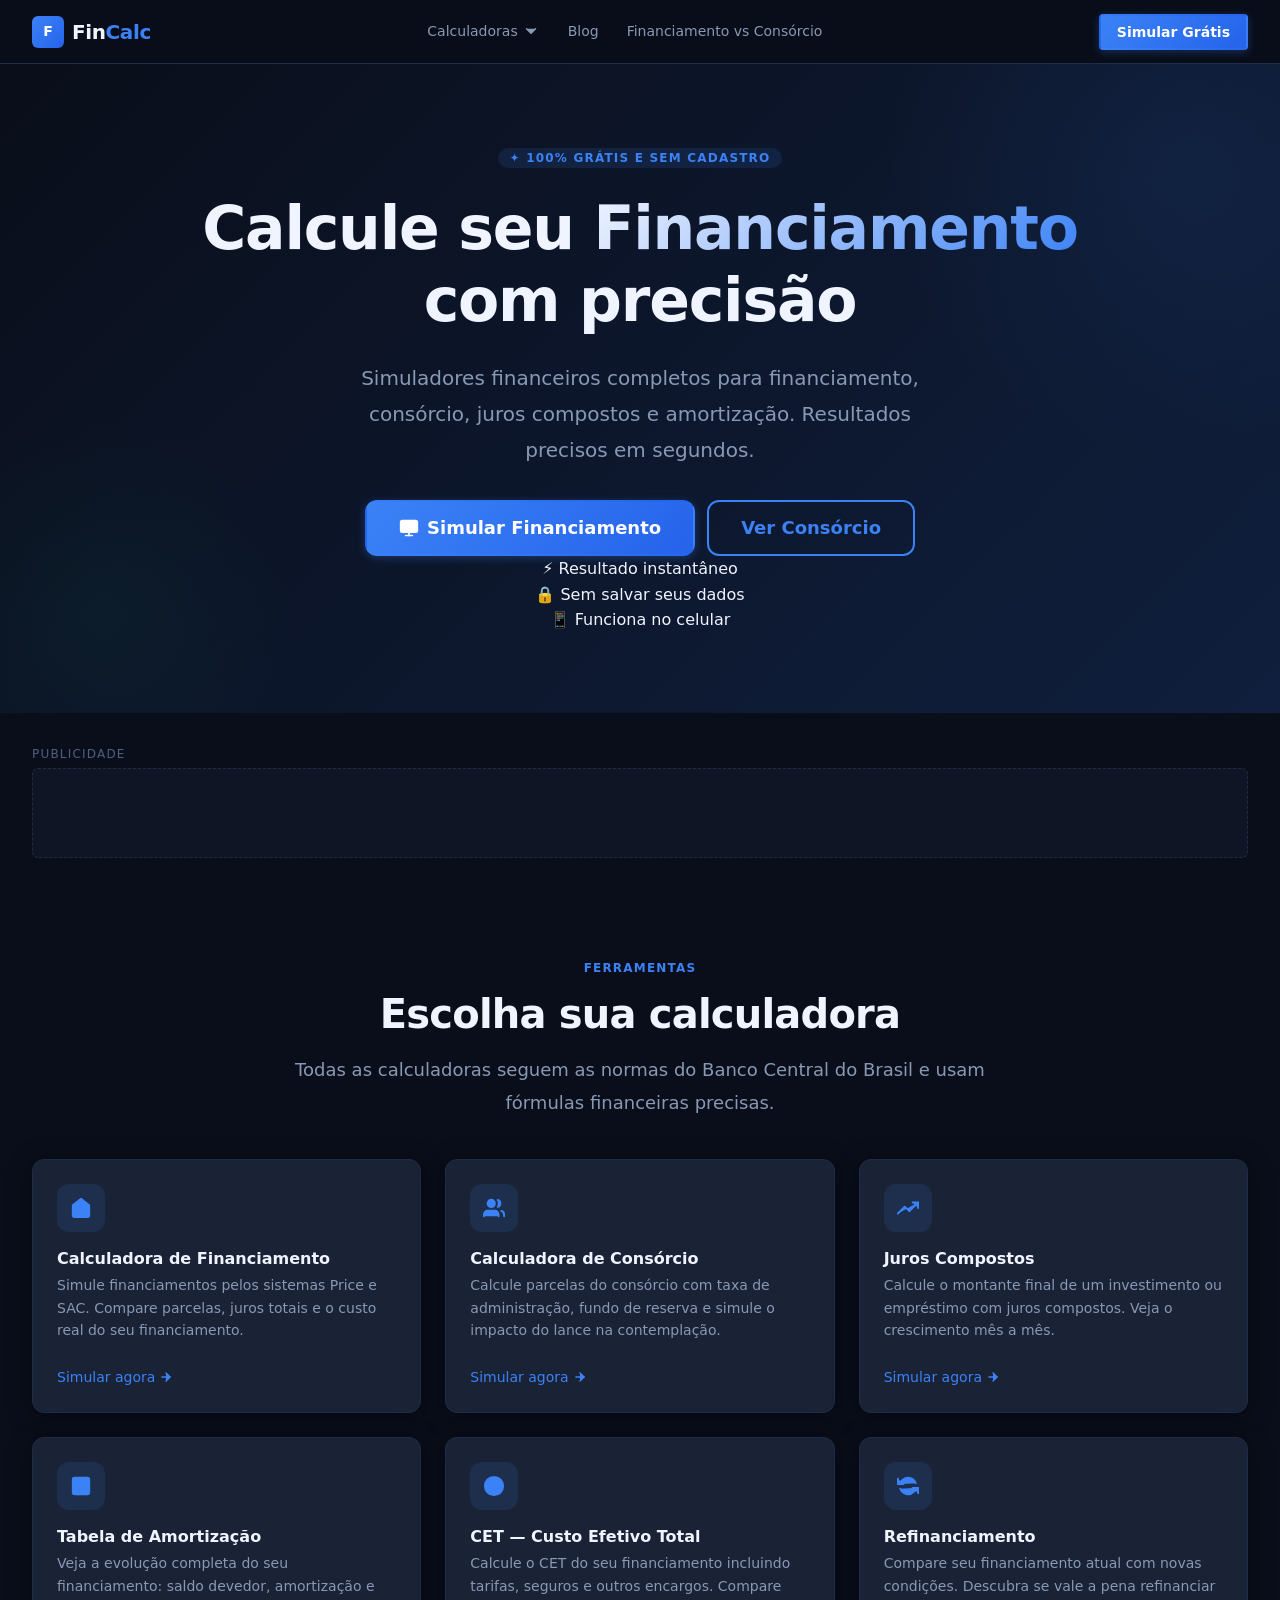
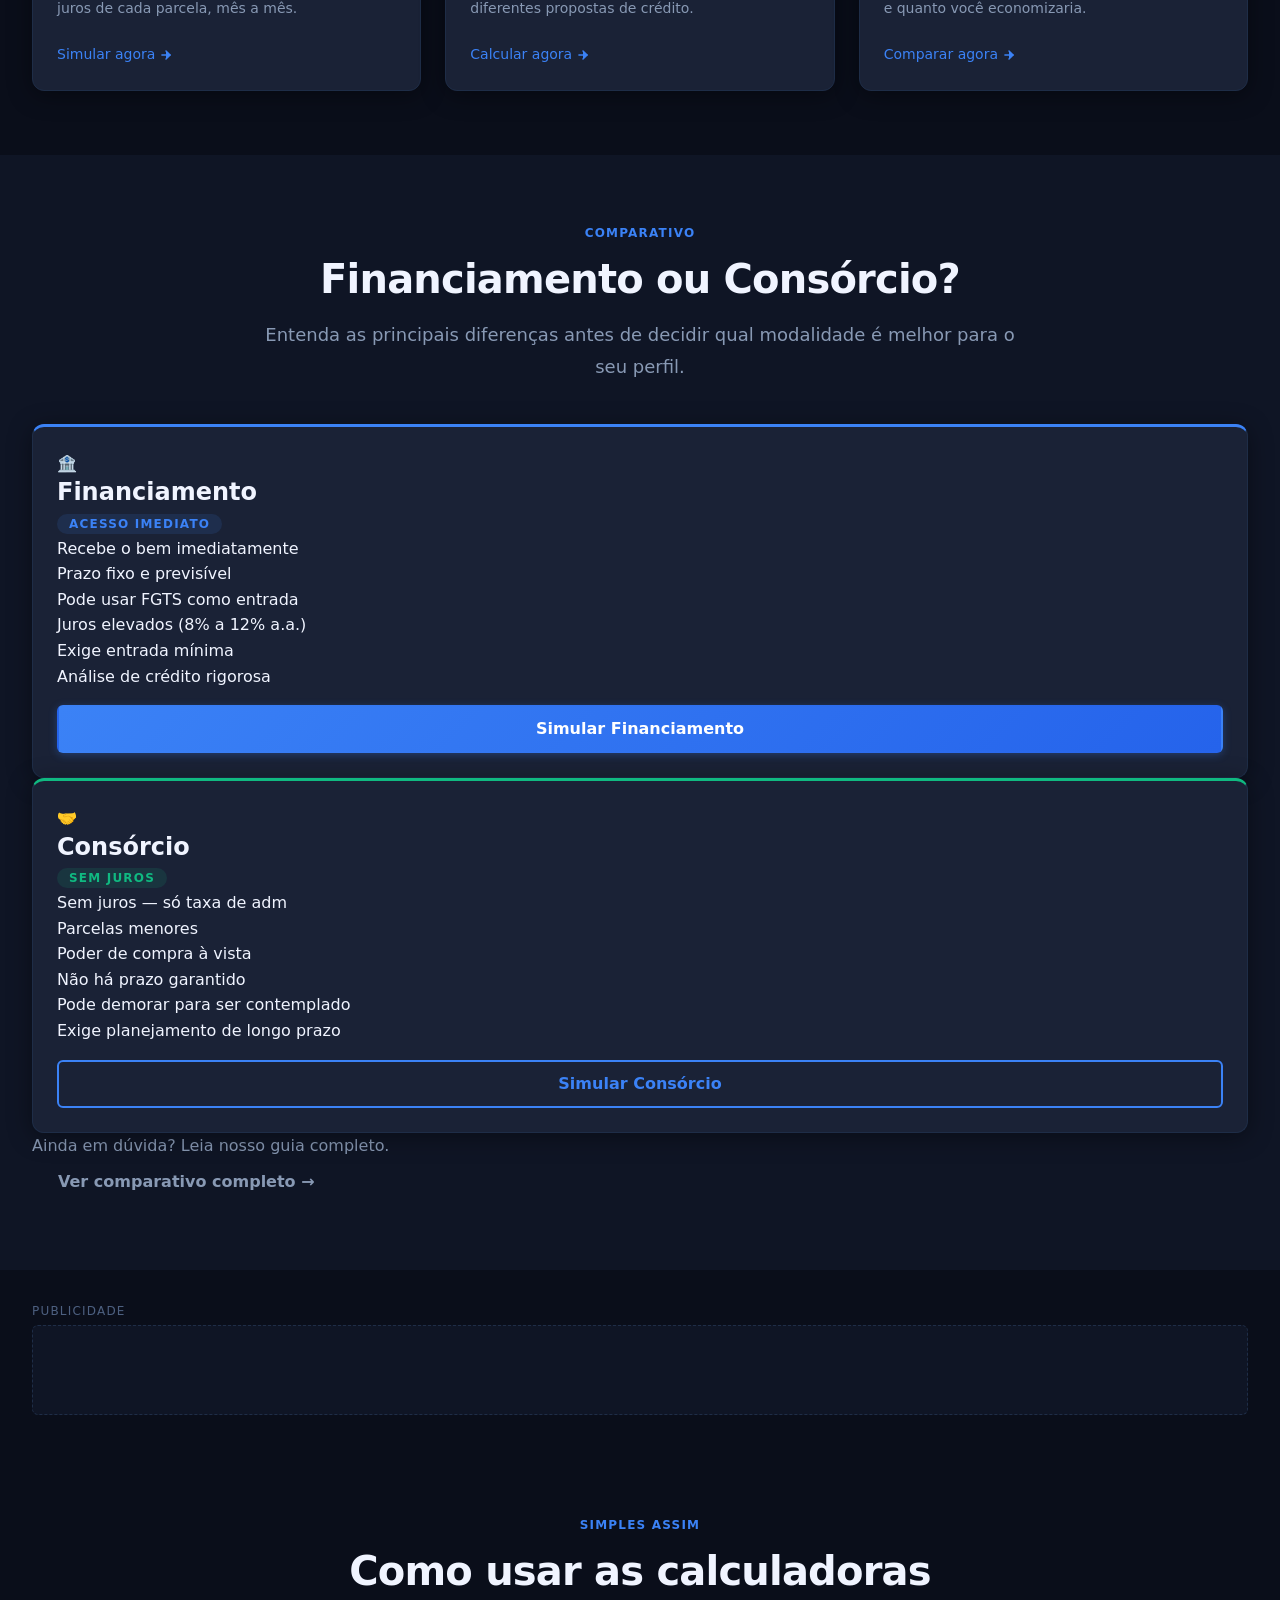
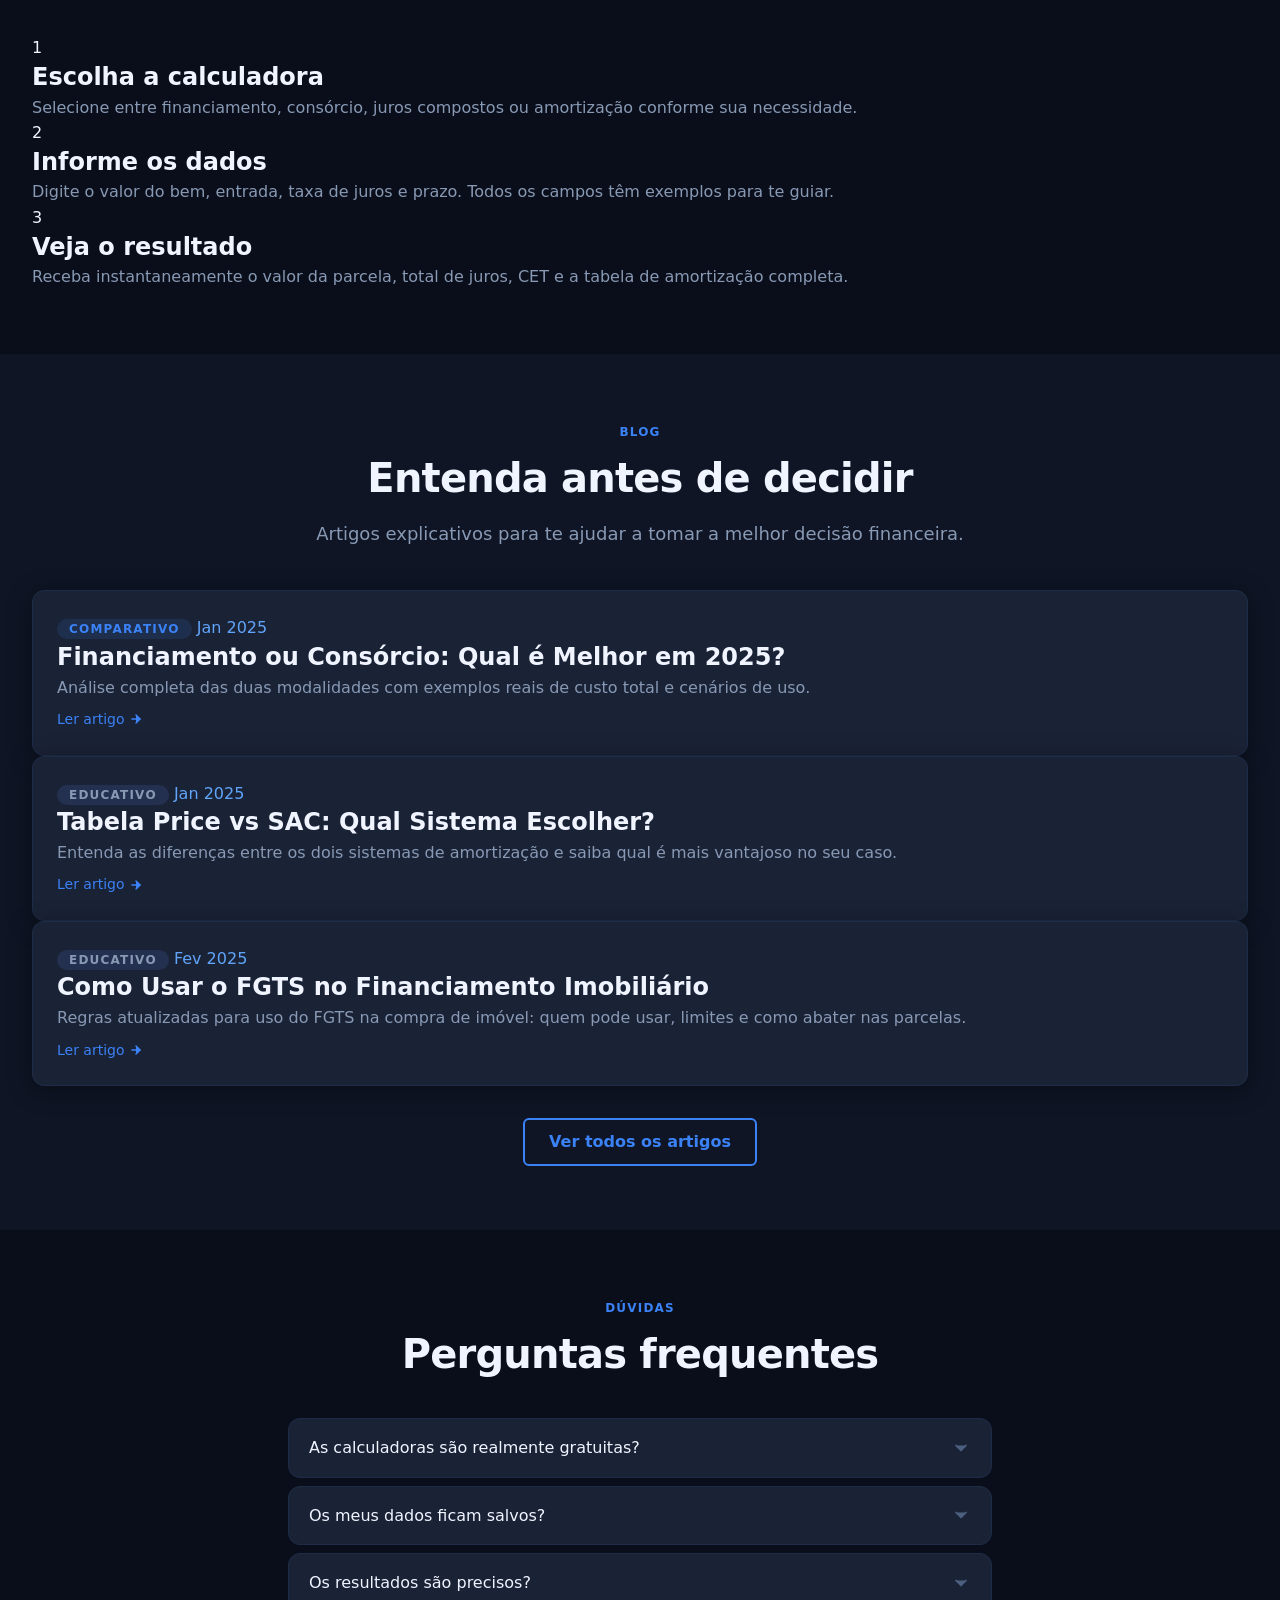
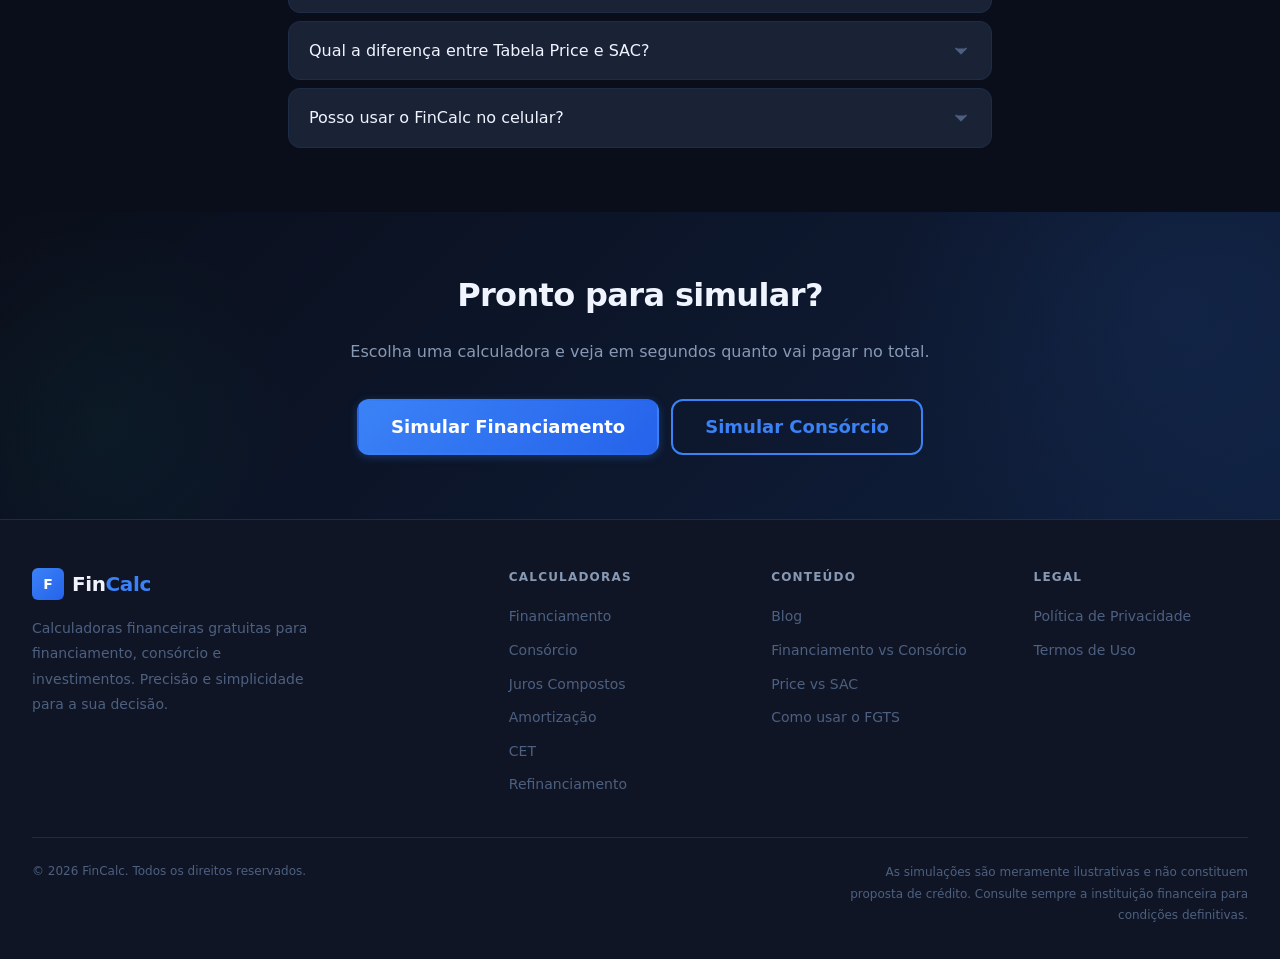
<file: index (1).html>
<!DOCTYPE html>
<html lang="pt-BR">
<head>
  <!-- =====================================================
       META ESSENCIAL
       ===================================================== -->
  <meta charset="UTF-8">
  <meta name="viewport" content="width=device-width, initial-scale=1.0">
  <meta http-equiv="X-UA-Compatible" content="IE=edge">

  <!-- =====================================================
       SEO — TÍTULO E DESCRIÇÃO
       ===================================================== -->
  <title>FinCalc — Calculadoras Financeiras Grátis para Financiamento e Consórcio</title>
  <meta name="description" content="Simule financiamentos, consórcios, juros compostos e amortizações com calculadoras rápidas e gratuitas. Resultados precisos em segundos, sem cadastro.">
  <meta name="keywords" content="calculadora financiamento, simulador financiamento, calculadora consórcio, tabela price, sistema sac, juros compostos, calculadora financeira">
  <meta name="author" content="FinCalc">
  <meta name="robots" content="index, follow">
  <link rel="canonical" href="https://seudominio.com.br/">

  <!-- =====================================================
       OPEN GRAPH — COMPARTILHAMENTO
       ===================================================== -->
  <meta property="og:type" content="website">
  <meta property="og:title" content="FinCalc — Calculadoras Financeiras Grátis">
  <meta property="og:description" content="Simule financiamentos, consórcios e juros compostos. Rápido, grátis e sem cadastro.">
  <meta property="og:url" content="https://seudominio.com.br/">
  <meta property="og:image" content="https://seudominio.com.br/assets/images/og-default.jpg">
  <meta property="og:image:width" content="1200">
  <meta property="og:image:height" content="630">
  <meta property="og:locale" content="pt_BR">
  <meta property="og:site_name" content="FinCalc">

  <!-- =====================================================
       TWITTER CARD
       ===================================================== -->
  <meta name="twitter:card" content="summary_large_image">
  <meta name="twitter:title" content="FinCalc — Calculadoras Financeiras Grátis">
  <meta name="twitter:description" content="Simule financiamentos, consórcios e juros compostos. Rápido, grátis e sem cadastro.">
  <meta name="twitter:image" content="https://seudominio.com.br/assets/images/og-default.jpg">

  <!-- =====================================================
       PERFORMANCE — PRECONNECT E PRELOAD
       ===================================================== -->
  <link rel="preconnect" href="https://fonts.googleapis.com">
  <link rel="preconnect" href="https://fonts.gstatic.com" crossorigin>

  <!-- =====================================================
       FAVICON E PWA
       ===================================================== -->
  <link rel="icon" type="image/x-icon" href="/assets/icons/favicon.ico">
  <link rel="apple-touch-icon" href="/assets/icons/icon-192.png">
  <link rel="manifest" href="/manifest.json">
  <meta name="theme-color" content="#0a0e1a">

  <!-- =====================================================
       CSS — ORDEM OBRIGATÓRIA
       ===================================================== -->
  <link rel="stylesheet" href="/css/tokens.css">
  <link rel="stylesheet" href="/css/reset.css">
  <link rel="stylesheet" href="/css/base.css">
  <link rel="stylesheet" href="/css/layout.css">
  <link rel="stylesheet" href="/css/components.css">

  <!-- =====================================================
       SCHEMA MARKUP — ORGANIZAÇÃO
       ===================================================== -->
  <script type="application/ld+json">
  {
    "@context": "https://schema.org",
    "@type": "Organization",
    "name": "FinCalc",
    "url": "https://seudominio.com.br",
    "logo": "https://seudominio.com.br/assets/icons/icon-192.png",
    "description": "Calculadoras financeiras gratuitas para financiamento e consórcio",
    "sameAs": []
  }
  </script>

  <script type="application/ld+json">
  {
    "@context": "https://schema.org",
    "@type": "WebSite",
    "name": "FinCalc",
    "url": "https://seudominio.com.br",
    "description": "Calculadoras financeiras gratuitas para financiamento, consórcio, juros compostos e amortização",
    "potentialAction": {
      "@type": "SearchAction",
      "target": "https://seudominio.com.br/blog/?q={search_term_string}",
      "query-input": "required name=search_term_string"
    }
  }
  </script>

  <!-- =====================================================
       CONTENT SECURITY POLICY
       ===================================================== -->
  <meta http-equiv="Content-Security-Policy" content="default-src 'self'; script-src 'self' https://www.googletagmanager.com https://pagead2.googlesyndication.com https://cdn.jsdelivr.net 'unsafe-inline'; style-src 'self' https://fonts.googleapis.com 'unsafe-inline'; font-src 'self' https://fonts.gstatic.com; img-src 'self' data: https:; connect-src 'self'; frame-src https://googleads.g.doubleclick.net;">
</head>
<body>

  <!-- =====================================================
       SKIP LINK — ACESSIBILIDADE POR TECLADO
       ===================================================== -->
  <a href="#main-content" class="skip-link">Pular para o conteúdo principal</a>

  <!-- =====================================================
       HEADER
       ===================================================== -->
  <header class="site-header" role="banner" id="site-header">
    <div class="container">

      <!-- Logo -->
      <a href="/" class="site-logo" aria-label="FinCalc — página inicial">
        <div class="site-logo__icon" aria-hidden="true">F</div>
        <span class="site-logo__text">Fin<span>Calc</span></span>
      </a>

      <!-- Navegação desktop -->
      <nav class="site-nav" aria-label="Navegação principal">
        <ul class="site-nav__list" role="list">

          <li class="site-nav__item">
            <button
              class="site-nav__link"
              aria-haspopup="true"
              aria-expanded="false"
              aria-controls="dropdown-calculadoras"
            >
              Calculadoras
              <svg class="btn__icon" aria-hidden="true" xmlns="http://www.w3.org/2000/svg" width="16" height="16" viewBox="0 0 24 24" fill="none" stroke="currentColor" stroke-width="2" stroke-linecap="round" stroke-linejoin="round"><polyline points="6 9 12 15 18 9"></polyline></svg>
            </button>

            <div class="site-nav__dropdown" id="dropdown-calculadoras" role="menu">

              <a href="/financiamento/" class="site-nav__dropdown-link" role="menuitem">
                <div class="site-nav__dropdown-icon" aria-hidden="true">🏠</div>
                <div class="site-nav__dropdown-info">
                  <span class="site-nav__dropdown-name">Financiamento</span>
                  <span class="site-nav__dropdown-desc">Tabela Price e SAC</span>
                </div>
              </a>

              <a href="/consorcio/" class="site-nav__dropdown-link" role="menuitem">
                <div class="site-nav__dropdown-icon" aria-hidden="true">🤝</div>
                <div class="site-nav__dropdown-info">
                  <span class="site-nav__dropdown-name">Consórcio</span>
                  <span class="site-nav__dropdown-desc">Parcela e taxa de adm</span>
                </div>
              </a>

              <a href="/juros-compostos/" class="site-nav__dropdown-link" role="menuitem">
                <div class="site-nav__dropdown-icon" aria-hidden="true">📈</div>
                <div class="site-nav__dropdown-info">
                  <span class="site-nav__dropdown-name">Juros Compostos</span>
                  <span class="site-nav__dropdown-desc">Montante e rendimento</span>
                </div>
              </a>

              <a href="/amortizacao/" class="site-nav__dropdown-link" role="menuitem">
                <div class="site-nav__dropdown-icon" aria-hidden="true">📊</div>
                <div class="site-nav__dropdown-info">
                  <span class="site-nav__dropdown-name">Tabela de Amortização</span>
                  <span class="site-nav__dropdown-desc">Parcela a parcela</span>
                </div>
              </a>

              <a href="/cet/" class="site-nav__dropdown-link" role="menuitem">
                <div class="site-nav__dropdown-icon" aria-hidden="true">💡</div>
                <div class="site-nav__dropdown-info">
                  <span class="site-nav__dropdown-name">CET</span>
                  <span class="site-nav__dropdown-desc">Custo Efetivo Total</span>
                </div>
              </a>

            </div>
          </li>

          <li class="site-nav__item">
            <a href="/blog/" class="site-nav__link">Blog</a>
          </li>

          <li class="site-nav__item">
            <a href="/blog/financiamento-vs-consorcio/" class="site-nav__link">Financiamento vs Consórcio</a>
          </li>

        </ul>
      </nav>

      <!-- Ações do header -->
      <div class="site-header__actions">
        <a href="/financiamento/" class="btn btn--primary btn--sm hide-mobile" aria-label="Simular financiamento agora">
          Simular Grátis
        </a>

        <!-- Botão hambúrguer (mobile) -->
        <button
          class="mobile-menu-btn"
          aria-label="Abrir menu de navegação"
          aria-expanded="false"
          aria-controls="mobile-menu"
          id="mobile-menu-btn"
        >
          <span class="mobile-menu-btn__line" aria-hidden="true"></span>
          <span class="mobile-menu-btn__line" aria-hidden="true"></span>
          <span class="mobile-menu-btn__line" aria-hidden="true"></span>
        </button>
      </div>

    </div>
  </header>

  <!-- Menu mobile -->
  <div
    class="mobile-menu"
    id="mobile-menu"
    role="dialog"
    aria-label="Menu de navegação"
    aria-modal="true"
    hidden
  >
    <div class="mobile-menu__inner">

      <p class="mobile-menu__section-title">Calculadoras</p>

      <a href="/financiamento/" class="mobile-menu__link">
        <span aria-hidden="true">🏠</span> Calculadora de Financiamento
      </a>
      <a href="/consorcio/" class="mobile-menu__link">
        <span aria-hidden="true">🤝</span> Calculadora de Consórcio
      </a>
      <a href="/juros-compostos/" class="mobile-menu__link">
        <span aria-hidden="true">📈</span> Juros Compostos
      </a>
      <a href="/amortizacao/" class="mobile-menu__link">
        <span aria-hidden="true">📊</span> Tabela de Amortização
      </a>
      <a href="/cet/" class="mobile-menu__link">
        <span aria-hidden="true">💡</span> Custo Efetivo Total (CET)
      </a>
      <a href="/refinanciamento/" class="mobile-menu__link">
        <span aria-hidden="true">🔄</span> Refinanciamento
      </a>

      <p class="mobile-menu__section-title">Conteúdo</p>

      <a href="/blog/" class="mobile-menu__link">
        <span aria-hidden="true">📝</span> Blog e Artigos
      </a>
      <a href="/blog/financiamento-vs-consorcio/" class="mobile-menu__link">
        <span aria-hidden="true">⚖️</span> Financiamento vs Consórcio
      </a>

      <div style="margin-top: var(--space-6);">
        <a href="/financiamento/" class="btn btn--primary btn--full">Simular Financiamento Grátis</a>
      </div>

    </div>
  </div>

  <!-- =====================================================
       CONTEÚDO PRINCIPAL
       ===================================================== -->
  <main id="main-content">

    <!-- ===================================================
         HERO — SEÇÃO PRINCIPAL
         =================================================== -->
    <section class="hero" aria-labelledby="hero-title">
      <div class="container">
        <div class="hero__content">

          <div class="hero__badge">
            <span class="badge badge--accent">✦ 100% Grátis e Sem Cadastro</span>
          </div>

          <h1 class="hero__title" id="hero-title">
            Calcule seu
            <span class="heading-gradient">Financiamento</span>
            com precisão
          </h1>

          <p class="hero__subtitle">
            Simuladores financeiros completos para financiamento, consórcio,
            juros compostos e amortização. Resultados precisos em segundos.
          </p>

          <div class="hero__actions">
            <a href="/financiamento/" class="btn btn--primary btn--lg">
              <svg class="btn__icon" aria-hidden="true" xmlns="http://www.w3.org/2000/svg" width="20" height="20" viewBox="0 0 24 24" fill="none" stroke="currentColor" stroke-width="2" stroke-linecap="round" stroke-linejoin="round"><rect x="2" y="3" width="20" height="14" rx="2" ry="2"></rect><line x1="8" y1="21" x2="16" y2="21"></line><line x1="12" y1="17" x2="12" y2="21"></line></svg>
              Simular Financiamento
            </a>
            <a href="/consorcio/" class="btn btn--outline btn--lg">
              Ver Consórcio
            </a>
          </div>

          <!-- Indicadores de confiança -->
          <div class="hero-trust" aria-label="Diferenciais do FinCalc">
            <div class="hero-trust__item">
              <span class="hero-trust__icon" aria-hidden="true">⚡</span>
              <span class="hero-trust__label">Resultado instantâneo</span>
            </div>
            <div class="hero-trust__item">
              <span class="hero-trust__icon" aria-hidden="true">🔒</span>
              <span class="hero-trust__label">Sem salvar seus dados</span>
            </div>
            <div class="hero-trust__item">
              <span class="hero-trust__icon" aria-hidden="true">📱</span>
              <span class="hero-trust__label">Funciona no celular</span>
            </div>
          </div>

        </div>
      </div>
    </section>

    <!-- ===================================================
         SLOT DE ANÚNCIO — APÓS HERO
         Altura reservada antes do carregamento (evita CLS)
         =================================================== -->
    <div class="container">
      <div class="ad-slot ad-slot--horizontal ad-slot--banner" aria-label="Espaço publicitário">
        <span class="ad-slot__label">Publicidade</span>
        <div class="ad-slot__inner">
          <!-- AdSense inserido via JS após interação do usuário -->
        </div>
      </div>
    </div>

    <!-- ===================================================
         CALCULADORAS — GRID PRINCIPAL
         =================================================== -->
    <section class="section" aria-labelledby="calc-section-title">
      <div class="container">

        <div class="section__header">
          <span class="section__eyebrow">Ferramentas</span>
          <h2 class="section__title" id="calc-section-title">
            Escolha sua calculadora
          </h2>
          <p class="section__desc">
            Todas as calculadoras seguem as normas do Banco Central do Brasil
            e usam fórmulas financeiras precisas.
          </p>
        </div>

        <div class="calc-grid" role="list">

          <!-- Card: Financiamento -->
          <article class="card card--clickable" role="listitem">
            <a href="/financiamento/" class="calc-card" aria-label="Calculadora de Financiamento Imobiliário — sistemas Price e SAC">
              <div class="calc-card__icon-wrap" aria-hidden="true">
                <svg width="22" height="22" viewBox="0 0 24 24" fill="none" stroke="currentColor" stroke-width="2" stroke-linecap="round" stroke-linejoin="round"><path d="M3 9l9-7 9 7v11a2 2 0 0 1-2 2H5a2 2 0 0 1-2-2z"></path><polyline points="9 22 9 12 15 12 15 22"></polyline></svg>
              </div>
              <div>
                <h3 class="calc-card__title">Calculadora de Financiamento</h3>
                <p class="calc-card__desc">
                  Simule financiamentos pelos sistemas Price e SAC. Compare parcelas,
                  juros totais e o custo real do seu financiamento.
                </p>
              </div>
              <span class="calc-card__cta" aria-hidden="true">
                Simular agora
                <svg width="14" height="14" viewBox="0 0 24 24" fill="none" stroke="currentColor" stroke-width="2.5" stroke-linecap="round" stroke-linejoin="round"><line x1="5" y1="12" x2="19" y2="12"></line><polyline points="12 5 19 12 12 19"></polyline></svg>
              </span>
            </a>
          </article>

          <!-- Card: Consórcio -->
          <article class="card card--clickable" role="listitem">
            <a href="/consorcio/" class="calc-card" aria-label="Calculadora de Consórcio — parcelas e taxa de administração">
              <div class="calc-card__icon-wrap" aria-hidden="true">
                <svg width="22" height="22" viewBox="0 0 24 24" fill="none" stroke="currentColor" stroke-width="2" stroke-linecap="round" stroke-linejoin="round"><path d="M17 21v-2a4 4 0 0 0-4-4H5a4 4 0 0 0-4 4v2"></path><circle cx="9" cy="7" r="4"></circle><path d="M23 21v-2a4 4 0 0 0-3-3.87"></path><path d="M16 3.13a4 4 0 0 1 0 7.75"></path></svg>
              </div>
              <div>
                <h3 class="calc-card__title">Calculadora de Consórcio</h3>
                <p class="calc-card__desc">
                  Calcule parcelas do consórcio com taxa de administração, fundo de reserva
                  e simule o impacto do lance na contemplação.
                </p>
              </div>
              <span class="calc-card__cta" aria-hidden="true">
                Simular agora
                <svg width="14" height="14" viewBox="0 0 24 24" fill="none" stroke="currentColor" stroke-width="2.5" stroke-linecap="round" stroke-linejoin="round"><line x1="5" y1="12" x2="19" y2="12"></line><polyline points="12 5 19 12 12 19"></polyline></svg>
              </span>
            </a>
          </article>

          <!-- Card: Juros Compostos -->
          <article class="card card--clickable" role="listitem">
            <a href="/juros-compostos/" class="calc-card" aria-label="Calculadora de Juros Compostos — montante e rendimento">
              <div class="calc-card__icon-wrap" aria-hidden="true">
                <svg width="22" height="22" viewBox="0 0 24 24" fill="none" stroke="currentColor" stroke-width="2" stroke-linecap="round" stroke-linejoin="round"><polyline points="23 6 13.5 15.5 8.5 10.5 1 18"></polyline><polyline points="17 6 23 6 23 12"></polyline></svg>
              </div>
              <div>
                <h3 class="calc-card__title">Juros Compostos</h3>
                <p class="calc-card__desc">
                  Calcule o montante final de um investimento ou empréstimo com juros
                  compostos. Veja o crescimento mês a mês.
                </p>
              </div>
              <span class="calc-card__cta" aria-hidden="true">
                Simular agora
                <svg width="14" height="14" viewBox="0 0 24 24" fill="none" stroke="currentColor" stroke-width="2.5" stroke-linecap="round" stroke-linejoin="round"><line x1="5" y1="12" x2="19" y2="12"></line><polyline points="12 5 19 12 12 19"></polyline></svg>
              </span>
            </a>
          </article>

          <!-- Card: Amortização -->
          <article class="card card--clickable" role="listitem">
            <a href="/amortizacao/" class="calc-card" aria-label="Tabela de Amortização completa mês a mês">
              <div class="calc-card__icon-wrap" aria-hidden="true">
                <svg width="22" height="22" viewBox="0 0 24 24" fill="none" stroke="currentColor" stroke-width="2" stroke-linecap="round" stroke-linejoin="round"><rect x="3" y="3" width="18" height="18" rx="2" ry="2"></rect><line x1="3" y1="9" x2="21" y2="9"></line><line x1="3" y1="15" x2="21" y2="15"></line><line x1="9" y1="9" x2="9" y2="21"></line></svg>
              </div>
              <div>
                <h3 class="calc-card__title">Tabela de Amortização</h3>
                <p class="calc-card__desc">
                  Veja a evolução completa do seu financiamento: saldo devedor, amortização
                  e juros de cada parcela, mês a mês.
                </p>
              </div>
              <span class="calc-card__cta" aria-hidden="true">
                Simular agora
                <svg width="14" height="14" viewBox="0 0 24 24" fill="none" stroke="currentColor" stroke-width="2.5" stroke-linecap="round" stroke-linejoin="round"><line x1="5" y1="12" x2="19" y2="12"></line><polyline points="12 5 19 12 12 19"></polyline></svg>
              </span>
            </a>
          </article>

          <!-- Card: CET -->
          <article class="card card--clickable" role="listitem">
            <a href="/cet/" class="calc-card" aria-label="Calculadora de CET — Custo Efetivo Total">
              <div class="calc-card__icon-wrap" aria-hidden="true">
                <svg width="22" height="22" viewBox="0 0 24 24" fill="none" stroke="currentColor" stroke-width="2" stroke-linecap="round" stroke-linejoin="round"><circle cx="12" cy="12" r="10"></circle><line x1="12" y1="8" x2="12" y2="12"></line><line x1="12" y1="16" x2="12.01" y2="16"></line></svg>
              </div>
              <div>
                <h3 class="calc-card__title">CET — Custo Efetivo Total</h3>
                <p class="calc-card__desc">
                  Calcule o CET do seu financiamento incluindo tarifas, seguros e
                  outros encargos. Compare diferentes propostas de crédito.
                </p>
              </div>
              <span class="calc-card__cta" aria-hidden="true">
                Calcular agora
                <svg width="14" height="14" viewBox="0 0 24 24" fill="none" stroke="currentColor" stroke-width="2.5" stroke-linecap="round" stroke-linejoin="round"><line x1="5" y1="12" x2="19" y2="12"></line><polyline points="12 5 19 12 12 19"></polyline></svg>
              </span>
            </a>
          </article>

          <!-- Card: Refinanciamento -->
          <article class="card card--clickable" role="listitem">
            <a href="/refinanciamento/" class="calc-card" aria-label="Calculadora de Refinanciamento — compare modalidades">
              <div class="calc-card__icon-wrap" aria-hidden="true">
                <svg width="22" height="22" viewBox="0 0 24 24" fill="none" stroke="currentColor" stroke-width="2" stroke-linecap="round" stroke-linejoin="round"><polyline points="1 4 1 10 7 10"></polyline><polyline points="23 20 23 14 17 14"></polyline><path d="M20.49 9A9 9 0 0 0 5.64 5.64L1 10m22 4l-4.64 4.36A9 9 0 0 1 3.51 15"></path></svg>
              </div>
              <div>
                <h3 class="calc-card__title">Refinanciamento</h3>
                <p class="calc-card__desc">
                  Compare seu financiamento atual com novas condições. Descubra se
                  vale a pena refinanciar e quanto você economizaria.
                </p>
              </div>
              <span class="calc-card__cta" aria-hidden="true">
                Comparar agora
                <svg width="14" height="14" viewBox="0 0 24 24" fill="none" stroke="currentColor" stroke-width="2.5" stroke-linecap="round" stroke-linejoin="round"><line x1="5" y1="12" x2="19" y2="12"></line><polyline points="12 5 19 12 12 19"></polyline></svg>
              </span>
            </a>
          </article>

        </div>
      </div>
    </section>

    <!-- ===================================================
         SEÇÃO: COMPARATIVO FINANCIAMENTO X CONSÓRCIO
         =================================================== -->
    <section class="section section--alt" aria-labelledby="comparativo-title">
      <div class="container">

        <div class="section__header">
          <span class="section__eyebrow">Comparativo</span>
          <h2 class="section__title" id="comparativo-title">
            Financiamento ou Consórcio?
          </h2>
          <p class="section__desc">
            Entenda as principais diferenças antes de decidir qual modalidade é melhor para o seu perfil.
          </p>
        </div>

        <div class="compare-grid" role="list">

          <div class="card card--accent-top" role="listitem" aria-label="Características do Financiamento">
            <div class="compare-card__header">
              <span class="compare-card__icon" aria-hidden="true">🏦</span>
              <h3 class="compare-card__title">Financiamento</h3>
              <span class="badge badge--accent">Acesso Imediato</span>
            </div>
            <ul class="compare-list" role="list">
              <li class="compare-list__item compare-list__item--pro">Recebe o bem imediatamente</li>
              <li class="compare-list__item compare-list__item--pro">Prazo fixo e previsível</li>
              <li class="compare-list__item compare-list__item--pro">Pode usar FGTS como entrada</li>
              <li class="compare-list__item compare-list__item--con">Juros elevados (8% a 12% a.a.)</li>
              <li class="compare-list__item compare-list__item--con">Exige entrada mínima</li>
              <li class="compare-list__item compare-list__item--con">Análise de crédito rigorosa</li>
            </ul>
            <a href="/financiamento/" class="btn btn--primary btn--full" style="margin-top: var(--space-4);">
              Simular Financiamento
            </a>
          </div>

          <div class="card card--success-top" role="listitem" aria-label="Características do Consórcio">
            <div class="compare-card__header">
              <span class="compare-card__icon" aria-hidden="true">🤝</span>
              <h3 class="compare-card__title">Consórcio</h3>
              <span class="badge badge--success">Sem Juros</span>
            </div>
            <ul class="compare-list" role="list">
              <li class="compare-list__item compare-list__item--pro">Sem juros — só taxa de adm</li>
              <li class="compare-list__item compare-list__item--pro">Parcelas menores</li>
              <li class="compare-list__item compare-list__item--pro">Poder de compra à vista</li>
              <li class="compare-list__item compare-list__item--con">Não há prazo garantido</li>
              <li class="compare-list__item compare-list__item--con">Pode demorar para ser contemplado</li>
              <li class="compare-list__item compare-list__item--con">Exige planejamento de longo prazo</li>
            </ul>
            <a href="/consorcio/" class="btn btn--outline btn--full" style="margin-top: var(--space-4);">
              Simular Consórcio
            </a>
          </div>

        </div>

        <div class="compare-cta">
          <p class="compare-cta__text">Ainda em dúvida? Leia nosso guia completo.</p>
          <a href="/blog/financiamento-vs-consorcio/" class="btn btn--ghost">
            Ver comparativo completo →
          </a>
        </div>

      </div>
    </section>

    <!-- ===================================================
         SLOT DE ANÚNCIO — MEIO DA PÁGINA
         =================================================== -->
    <div class="container">
      <div class="ad-slot ad-slot--horizontal ad-slot--banner" aria-label="Espaço publicitário">
        <span class="ad-slot__label">Publicidade</span>
        <div class="ad-slot__inner"></div>
      </div>
    </div>

    <!-- ===================================================
         SEÇÃO: COMO FUNCIONA
         =================================================== -->
    <section class="section" aria-labelledby="como-funciona-title">
      <div class="container">

        <div class="section__header">
          <span class="section__eyebrow">Simples assim</span>
          <h2 class="section__title" id="como-funciona-title">
            Como usar as calculadoras
          </h2>
        </div>

        <ol class="steps-list" role="list">
          <li class="steps-item">
            <div class="steps-item__number" aria-hidden="true">1</div>
            <div class="steps-item__content">
              <h3 class="steps-item__title">Escolha a calculadora</h3>
              <p class="steps-item__desc">Selecione entre financiamento, consórcio, juros compostos ou amortização conforme sua necessidade.</p>
            </div>
          </li>
          <li class="steps-item">
            <div class="steps-item__number" aria-hidden="true">2</div>
            <div class="steps-item__content">
              <h3 class="steps-item__title">Informe os dados</h3>
              <p class="steps-item__desc">Digite o valor do bem, entrada, taxa de juros e prazo. Todos os campos têm exemplos para te guiar.</p>
            </div>
          </li>
          <li class="steps-item">
            <div class="steps-item__number" aria-hidden="true">3</div>
            <div class="steps-item__content">
              <h3 class="steps-item__title">Veja o resultado</h3>
              <p class="steps-item__desc">Receba instantaneamente o valor da parcela, total de juros, CET e a tabela de amortização completa.</p>
            </div>
          </li>
        </ol>

      </div>
    </section>

    <!-- ===================================================
         SEÇÃO: ARTIGOS RECENTES DO BLOG
         =================================================== -->
    <section class="section section--alt" aria-labelledby="blog-section-title">
      <div class="container">

        <div class="section__header">
          <span class="section__eyebrow">Blog</span>
          <h2 class="section__title" id="blog-section-title">
            Entenda antes de decidir
          </h2>
          <p class="section__desc">
            Artigos explicativos para te ajudar a tomar a melhor decisão financeira.
          </p>
        </div>

        <div class="blog-preview-grid" role="list">

          <article class="card card--clickable" role="listitem">
            <a href="/blog/financiamento-vs-consorcio/" class="blog-preview-card" aria-label="Artigo: Financiamento ou Consórcio — qual é melhor em 2025">
              <div class="blog-preview-card__meta">
                <span class="badge badge--accent">Comparativo</span>
                <time datetime="2025-01-15" class="blog-preview-card__date">Jan 2025</time>
              </div>
              <h3 class="blog-preview-card__title">
                Financiamento ou Consórcio: Qual é Melhor em 2025?
              </h3>
              <p class="blog-preview-card__desc">
                Análise completa das duas modalidades com exemplos reais de custo total e cenários de uso.
              </p>
              <span class="calc-card__cta" aria-hidden="true">
                Ler artigo
                <svg width="14" height="14" viewBox="0 0 24 24" fill="none" stroke="currentColor" stroke-width="2.5" stroke-linecap="round" stroke-linejoin="round"><line x1="5" y1="12" x2="19" y2="12"></line><polyline points="12 5 19 12 12 19"></polyline></svg>
              </span>
            </a>
          </article>

          <article class="card card--clickable" role="listitem">
            <a href="/blog/tabela-price-vs-sac/" class="blog-preview-card" aria-label="Artigo: Tabela Price vs SAC — diferenças e quando usar cada um">
              <div class="blog-preview-card__meta">
                <span class="badge badge--neutral">Educativo</span>
                <time datetime="2025-01-20" class="blog-preview-card__date">Jan 2025</time>
              </div>
              <h3 class="blog-preview-card__title">
                Tabela Price vs SAC: Qual Sistema Escolher?
              </h3>
              <p class="blog-preview-card__desc">
                Entenda as diferenças entre os dois sistemas de amortização e saiba qual é mais vantajoso no seu caso.
              </p>
              <span class="calc-card__cta" aria-hidden="true">
                Ler artigo
                <svg width="14" height="14" viewBox="0 0 24 24" fill="none" stroke="currentColor" stroke-width="2.5" stroke-linecap="round" stroke-linejoin="round"><line x1="5" y1="12" x2="19" y2="12"></line><polyline points="12 5 19 12 12 19"></polyline></svg>
              </span>
            </a>
          </article>

          <article class="card card--clickable" role="listitem">
            <a href="/blog/como-usar-fgts/" class="blog-preview-card" aria-label="Artigo: Como usar o FGTS no financiamento imobiliário">
              <div class="blog-preview-card__meta">
                <span class="badge badge--neutral">Educativo</span>
                <time datetime="2025-02-01" class="blog-preview-card__date">Fev 2025</time>
              </div>
              <h3 class="blog-preview-card__title">
                Como Usar o FGTS no Financiamento Imobiliário
              </h3>
              <p class="blog-preview-card__desc">
                Regras atualizadas para uso do FGTS na compra de imóvel: quem pode usar, limites e como abater nas parcelas.
              </p>
              <span class="calc-card__cta" aria-hidden="true">
                Ler artigo
                <svg width="14" height="14" viewBox="0 0 24 24" fill="none" stroke="currentColor" stroke-width="2.5" stroke-linecap="round" stroke-linejoin="round"><line x1="5" y1="12" x2="19" y2="12"></line><polyline points="12 5 19 12 12 19"></polyline></svg>
              </span>
            </a>
          </article>

        </div>

        <div class="text-center" style="margin-top: var(--space-8);">
          <a href="/blog/" class="btn btn--outline">Ver todos os artigos</a>
        </div>

      </div>
    </section>

    <!-- ===================================================
         FAQ — PERGUNTAS FREQUENTES
         =================================================== -->
    <section class="section" aria-labelledby="faq-title">
      <div class="container container--md">

        <div class="section__header">
          <span class="section__eyebrow">Dúvidas</span>
          <h2 class="section__title" id="faq-title">
            Perguntas frequentes
          </h2>
        </div>

        <div class="accordion" role="list" id="faq-accordion">

          <div class="accordion__item" role="listitem">
            <button
              class="accordion__trigger"
              aria-expanded="false"
              aria-controls="faq-1"
              id="faq-btn-1"
            >
              As calculadoras são realmente gratuitas?
              <svg class="accordion__icon" aria-hidden="true" xmlns="http://www.w3.org/2000/svg" width="20" height="20" viewBox="0 0 24 24" fill="none" stroke="currentColor" stroke-width="2" stroke-linecap="round" stroke-linejoin="round"><polyline points="6 9 12 15 18 9"></polyline></svg>
            </button>
            <div class="accordion__body" id="faq-1" role="region" aria-labelledby="faq-btn-1">
              <div class="accordion__content">
                Sim, todas as calculadoras do FinCalc são 100% gratuitas e não exigem cadastro.
                O site é mantido através de anúncios não intrusivos.
              </div>
            </div>
          </div>

          <div class="accordion__item" role="listitem">
            <button
              class="accordion__trigger"
              aria-expanded="false"
              aria-controls="faq-2"
              id="faq-btn-2"
            >
              Os meus dados ficam salvos?
              <svg class="accordion__icon" aria-hidden="true" xmlns="http://www.w3.org/2000/svg" width="20" height="20" viewBox="0 0 24 24" fill="none" stroke="currentColor" stroke-width="2" stroke-linecap="round" stroke-linejoin="round"><polyline points="6 9 12 15 18 9"></polyline></svg>
            </button>
            <div class="accordion__body" id="faq-2" role="region" aria-labelledby="faq-btn-2">
              <div class="accordion__content">
                Não. O FinCalc não possui banco de dados e não envia seus dados para nenhum servidor.
                Todos os cálculos acontecem diretamente no seu navegador. Seus dados ficam apenas
                com você.
              </div>
            </div>
          </div>

          <div class="accordion__item" role="listitem">
            <button
              class="accordion__trigger"
              aria-expanded="false"
              aria-controls="faq-3"
              id="faq-btn-3"
            >
              Os resultados são precisos?
              <svg class="accordion__icon" aria-hidden="true" xmlns="http://www.w3.org/2000/svg" width="20" height="20" viewBox="0 0 24 24" fill="none" stroke="currentColor" stroke-width="2" stroke-linecap="round" stroke-linejoin="round"><polyline points="6 9 12 15 18 9"></polyline></svg>
            </button>
            <div class="accordion__body" id="faq-3" role="region" aria-labelledby="faq-btn-3">
              <div class="accordion__content">
                Sim. As fórmulas seguem as normas do Banco Central do Brasil e os sistemas
                Price e SAC conforme definidos pela regulamentação vigente. Os resultados
                podem ter pequenas diferenças em relação ao banco por causa de arredondamentos
                ou taxas adicionais cobradas por cada instituição.
              </div>
            </div>
          </div>

          <div class="accordion__item" role="listitem">
            <button
              class="accordion__trigger"
              aria-expanded="false"
              aria-controls="faq-4"
              id="faq-btn-4"
            >
              Qual a diferença entre Tabela Price e SAC?
              <svg class="accordion__icon" aria-hidden="true" xmlns="http://www.w3.org/2000/svg" width="20" height="20" viewBox="0 0 24 24" fill="none" stroke="currentColor" stroke-width="2" stroke-linecap="round" stroke-linejoin="round"><polyline points="6 9 12 15 18 9"></polyline></svg>
            </button>
            <div class="accordion__body" id="faq-4" role="region" aria-labelledby="faq-btn-4">
              <div class="accordion__content">
                Na Tabela Price, as parcelas são iguais do início ao fim. No SAC (Sistema de
                Amortização Constante), a amortização é fixa, fazendo com que os juros e as
                parcelas diminuam ao longo do tempo. No total, o SAC costuma ser mais barato
                que o Price.
                <a href="/blog/tabela-price-vs-sac/" style="display:inline-block; margin-top: var(--space-2);">
                  Ler artigo completo sobre Price vs SAC →
                </a>
              </div>
            </div>
          </div>

          <div class="accordion__item" role="listitem">
            <button
              class="accordion__trigger"
              aria-expanded="false"
              aria-controls="faq-5"
              id="faq-btn-5"
            >
              Posso usar o FinCalc no celular?
              <svg class="accordion__icon" aria-hidden="true" xmlns="http://www.w3.org/2000/svg" width="20" height="20" viewBox="0 0 24 24" fill="none" stroke="currentColor" stroke-width="2" stroke-linecap="round" stroke-linejoin="round"><polyline points="6 9 12 15 18 9"></polyline></svg>
            </button>
            <div class="accordion__body" id="faq-5" role="region" aria-labelledby="faq-btn-5">
              <div class="accordion__content">
                Sim. O FinCalc é totalmente responsivo e funciona em qualquer dispositivo —
                celular, tablet ou computador. Você também pode instalá-lo como aplicativo
                no celular pelo menu do navegador.
              </div>
            </div>
          </div>

        </div>
      </div>
    </section>

    <!-- ===================================================
         CTA FINAL
         =================================================== -->
    <section class="section hero" aria-labelledby="cta-title" style="padding-top: var(--space-16); padding-bottom: var(--space-16);">
      <div class="container">
        <div class="hero__content">
          <h2 class="hero__title" id="cta-title" style="font-size: var(--font-size-2xl);">
            Pronto para simular?
          </h2>
          <p class="hero__subtitle" style="font-size: var(--font-size-base);">
            Escolha uma calculadora e veja em segundos quanto vai pagar no total.
          </p>
          <div class="hero__actions">
            <a href="/financiamento/" class="btn btn--primary btn--lg">Simular Financiamento</a>
            <a href="/consorcio/" class="btn btn--outline btn--lg">Simular Consórcio</a>
          </div>
        </div>
      </div>
    </section>

  </main>

  <!-- =====================================================
       FOOTER
       ===================================================== -->
  <footer class="site-footer" role="contentinfo">
    <div class="container">

      <div class="footer-grid">

        <!-- Coluna: Marca -->
        <div>
          <a href="/" class="footer-brand__logo" aria-label="FinCalc — início">
            <div class="site-logo__icon" aria-hidden="true">F</div>
            <span class="site-logo__text">Fin<span>Calc</span></span>
          </a>
          <p class="footer-brand__desc">
            Calculadoras financeiras gratuitas para financiamento, consórcio
            e investimentos. Precisão e simplicidade para a sua decisão.
          </p>
        </div>

        <!-- Coluna: Calculadoras -->
        <div>
          <p class="footer-col__title">Calculadoras</p>
          <ul class="footer-col__list" role="list">
            <li><a href="/financiamento/" class="footer-col__link">Financiamento</a></li>
            <li><a href="/consorcio/" class="footer-col__link">Consórcio</a></li>
            <li><a href="/juros-compostos/" class="footer-col__link">Juros Compostos</a></li>
            <li><a href="/amortizacao/" class="footer-col__link">Amortização</a></li>
            <li><a href="/cet/" class="footer-col__link">CET</a></li>
            <li><a href="/refinanciamento/" class="footer-col__link">Refinanciamento</a></li>
          </ul>
        </div>

        <!-- Coluna: Blog -->
        <div>
          <p class="footer-col__title">Conteúdo</p>
          <ul class="footer-col__list" role="list">
            <li><a href="/blog/" class="footer-col__link">Blog</a></li>
            <li><a href="/blog/financiamento-vs-consorcio/" class="footer-col__link">Financiamento vs Consórcio</a></li>
            <li><a href="/blog/tabela-price-vs-sac/" class="footer-col__link">Price vs SAC</a></li>
            <li><a href="/blog/como-usar-fgts/" class="footer-col__link">Como usar o FGTS</a></li>
          </ul>
        </div>

        <!-- Coluna: Legal -->
        <div>
          <p class="footer-col__title">Legal</p>
          <ul class="footer-col__list" role="list">
            <li><a href="/privacidade/" class="footer-col__link">Política de Privacidade</a></li>
            <li><a href="/termos/" class="footer-col__link">Termos de Uso</a></li>
          </ul>
        </div>

      </div>

      <!-- Barra inferior -->
      <div class="footer-bottom">
        <p class="footer-bottom__copy">
          © <span id="footer-year"></span> FinCalc. Todos os direitos reservados.
        </p>
        <p class="footer-bottom__disclaimer">
          As simulações são meramente ilustrativas e não constituem proposta de crédito.
          Consulte sempre a instituição financeira para condições definitivas.
        </p>
      </div>

    </div>
  </footer>

  <!-- =====================================================
       TOAST CONTAINER (injetado por JS)
       ===================================================== -->
  <div class="toast-container" id="toast-container" aria-live="polite" aria-atomic="false"></div>

  <!-- =====================================================
       JAVASCRIPT — defer (executa após parsing do HTML)
       ===================================================== -->
  <script defer src="/js/utils/formatters.js" type="module"></script>
  <script defer src="/js/utils/validators.js" type="module"></script>
  <script defer src="/js/core/app.js" type="module"></script>

  <!-- Script inline mínimo — apenas UI sem dependência de módulos -->
  <script>
    (function () {
      'use strict';

      // ── Ano no footer ──────────────────────────────────
      var yearEl = document.getElementById('footer-year');
      if (yearEl) yearEl.textContent = new Date().getFullYear();

      // ── Header: sombra ao rolar ────────────────────────
      var header = document.getElementById('site-header');
      if (header) {
        var onScroll = function () {
          if (window.scrollY > 8) {
            header.classList.add('is-scrolled');
          } else {
            header.classList.remove('is-scrolled');
          }
        };
        window.addEventListener('scroll', onScroll, { passive: true });
      }

      // ── Menu mobile ────────────────────────────────────
      var menuBtn  = document.getElementById('mobile-menu-btn');
      var mobileMenu = document.getElementById('mobile-menu');

      if (menuBtn && mobileMenu) {
        var isOpen = false;

        var openMenu = function () {
          isOpen = true;
          menuBtn.classList.add('is-open');
          menuBtn.setAttribute('aria-expanded', 'true');
          mobileMenu.classList.add('is-open');
          mobileMenu.removeAttribute('hidden');
          document.body.style.overflow = 'hidden';
        };

        var closeMenu = function () {
          isOpen = false;
          menuBtn.classList.remove('is-open');
          menuBtn.setAttribute('aria-expanded', 'false');
          mobileMenu.classList.remove('is-open');
          document.body.style.overflow = '';
          // Aguarda transição antes de esconder
          setTimeout(function () {
            if (!isOpen) mobileMenu.setAttribute('hidden', '');
          }, 300);
        };

        menuBtn.addEventListener('click', function () {
          if (isOpen) { closeMenu(); } else { openMenu(); }
        });

        // Fecha ao clicar em link dentro do menu
        mobileMenu.querySelectorAll('a').forEach(function (link) {
          link.addEventListener('click', closeMenu);
        });

        // Fecha ao pressionar Escape
        document.addEventListener('keydown', function (e) {
          if (e.key === 'Escape' && isOpen) closeMenu();
        });
      }

      // ── Accordion ─────────────────────────────────────
      var accordion = document.getElementById('faq-accordion');
      if (accordion) {
        accordion.querySelectorAll('.accordion__trigger').forEach(function (btn) {
          btn.addEventListener('click', function () {
            var item      = btn.closest('.accordion__item');
            var isOpenNow = item.classList.contains('is-open');

            // Fecha todos
            accordion.querySelectorAll('.accordion__item').forEach(function (i) {
              i.classList.remove('is-open');
              i.querySelector('.accordion__trigger').setAttribute('aria-expanded', 'false');
            });

            // Abre o clicado (se estava fechado)
            if (!isOpenNow) {
              item.classList.add('is-open');
              btn.setAttribute('aria-expanded', 'true');
            }
          });
        });
      }

      // ── Lazy load AdSense após interação ───────────────
      var adsLoaded = false;
      var loadAds = function () {
        if (adsLoaded) return;
        adsLoaded = true;
        // Substitua 'ca-pub-XXXXXXXXXXXXXXXX' pelo seu Publisher ID real
        // var s = document.createElement('script');
        // s.async = true;
        // s.src = 'https://pagead2.googlesyndication.com/pagead/js/adsbygoogle.js?client=ca-pub-XXXXXXXXXXXXXXXX';
        // s.crossOrigin = 'anonymous';
        // document.head.appendChild(s);
      };
      document.addEventListener('scroll', loadAds, { once: true, passive: true });
      document.addEventListener('click',  loadAds, { once: true });
      document.addEventListener('touchstart', loadAds, { once: true, passive: true });

    }());
  </script>

</body>
</html>
</file>
<file: css/tokens.css>
/**
 * @file tokens.css
 * @description Design tokens globais do projeto FinCalc.
 *              Este arquivo é a única fonte de verdade para cores,
 *              tipografia, espaçamentos, bordas, sombras e animações.
 *              NUNCA use valores hardcoded em outros arquivos CSS.
 *              SEMPRE referencie as variáveis deste arquivo.
 */

/* ============================================================
   TOKENS GLOBAIS — :root
   Disponíveis em toda a árvore do documento
   ============================================================ */

:root {

  /* ----------------------------------------------------------
     CORES — FUNDOS
     Escala de profundidade: primary é o mais escuro (fundo geral),
     surface é o mais claro (cards elevados).
     ---------------------------------------------------------- */
  --color-bg-primary:    #0a0e1a; /* fundo geral da página */
  --color-bg-secondary:  #0f1525; /* fundo de seções alternadas */
  --color-bg-card:       #1a2236; /* fundo de cards e painéis */
  --color-bg-card-hover: #1e2840; /* estado hover de cards clicáveis */
  --color-bg-surface:    #243050; /* superfícies elevadas (tooltips, dropdowns) */
  --color-bg-input:      #111827; /* fundo dos campos de input */
  --color-bg-input-focus:#0f1e35; /* fundo do input em foco */
  --color-bg-overlay:    rgba(0, 0, 0, 0.7); /* overlay de modais */

  /* ----------------------------------------------------------
     CORES — BORDAS
     ---------------------------------------------------------- */
  --color-border:        #1e2d47; /* borda padrão — sutil */
  --color-border-light:  #253655; /* borda levemente mais visível */
  --color-border-focus:  #3b82f6; /* borda de input em foco (accent) */
  --color-border-error:  #ef4444; /* borda de input com erro */

  /* ----------------------------------------------------------
     CORES — TEXTO
     ---------------------------------------------------------- */
  --color-text-primary:   #f0f4ff; /* texto principal — quase branco */
  --color-text-secondary: #8899b4; /* texto secundário — cinza-azulado */
  --color-text-muted:     #4d6080; /* texto desabilitado / placeholder */
  --color-text-inverse:   #0a0e1a; /* texto sobre fundo claro (botões accent) */
  --color-text-link:      #60a5fa; /* links */
  --color-text-link-hover:#93c5fd; /* links em hover */

  /* ----------------------------------------------------------
     CORES — ACCENT (ação principal)
     ---------------------------------------------------------- */
  --color-accent:         #3b82f6; /* azul primário */
  --color-accent-hover:   #2563eb; /* azul primário — hover */
  --color-accent-active:  #1d4ed8; /* azul primário — active/pressed */
  --color-accent-subtle:  rgba(59, 130, 246, 0.12); /* fundo sutil accent */
  --color-accent-glow:    rgba(59, 130, 246, 0.25); /* brilho/glow accent */

  /* ----------------------------------------------------------
     CORES — SEMÂNTICAS
     ---------------------------------------------------------- */
  --color-success:        #10b981; /* verde — resultado positivo */
  --color-success-hover:  #059669;
  --color-success-subtle: rgba(16, 185, 129, 0.12);

  --color-warning:        #f59e0b; /* âmbar — atenção */
  --color-warning-hover:  #d97706;
  --color-warning-subtle: rgba(245, 158, 11, 0.12);

  --color-danger:         #ef4444; /* vermelho — erro / risco */
  --color-danger-hover:   #dc2626;
  --color-danger-subtle:  rgba(239, 68, 68, 0.12);

  --color-info:           #06b6d4; /* ciano — informação neutra */
  --color-info-subtle:    rgba(6, 182, 212, 0.12);

  /* ----------------------------------------------------------
     GRADIENTES
     ---------------------------------------------------------- */
  --gradient-hero:        linear-gradient(135deg, #0a0e1a 0%, #0f1f3d 100%);
  --gradient-card:        linear-gradient(135deg, #1a2236 0%, #1e2840 100%);
  --gradient-accent:      linear-gradient(135deg, #3b82f6 0%, #2563eb 100%);
  --gradient-success:     linear-gradient(135deg, #10b981 0%, #059669 100%);
  --gradient-header:      linear-gradient(180deg, #0a0e1a 0%, rgba(10,14,26,0.95) 100%);

  /* ----------------------------------------------------------
     TIPOGRAFIA — FAMÍLIAS
     Inter: corpo, UI, inputs — legibilidade em telas
     JetBrains Mono: valores numéricos de resultado — clareza
     ---------------------------------------------------------- */
  --font-primary: 'Inter', system-ui, -apple-system, BlinkMacSystemFont,
                  'Segoe UI', Roboto, Oxygen, Ubuntu, sans-serif;
  --font-mono:    'JetBrains Mono', 'Fira Code', 'Cascadia Code',
                  'Courier New', Courier, monospace;

  /* ----------------------------------------------------------
     TIPOGRAFIA — TAMANHOS (escala modular)
     Base: 16px (1rem). Não usar px para font-size.
     ---------------------------------------------------------- */
  --font-size-xs:   0.75rem;   /*  12px — labels de helper text */
  --font-size-sm:   0.875rem;  /*  14px — labels, badges, secundário */
  --font-size-base: 1rem;      /*  16px — corpo padrão */
  --font-size-md:   1.125rem;  /*  18px — corpo enfatizado */
  --font-size-lg:   1.25rem;   /*  20px — subtítulos */
  --font-size-xl:   1.5rem;    /*  24px — h3, resultados intermediários */
  --font-size-2xl:  2rem;      /*  32px — h2, resultados principais */
  --font-size-3xl:  2.5rem;    /*  40px — h1, resultado destaque */
  --font-size-4xl:  3rem;      /*  48px — hero headline */
  --font-size-5xl:  3.75rem;   /*  60px — hero super display */

  /* ----------------------------------------------------------
     TIPOGRAFIA — PESOS
     ---------------------------------------------------------- */
  --font-weight-regular:   400;
  --font-weight-medium:    500;
  --font-weight-semibold:  600;
  --font-weight-bold:      700;
  --font-weight-extrabold: 800;

  /* ----------------------------------------------------------
     TIPOGRAFIA — LINE-HEIGHT
     ---------------------------------------------------------- */
  --line-height-tight:  1.2;  /* headings grandes */
  --line-height-snug:   1.4;  /* headings médios */
  --line-height-base:   1.6;  /* corpo de texto */
  --line-height-relaxed:1.8;  /* parágrafos de blog (leitura longa) */

  /* ----------------------------------------------------------
     TIPOGRAFIA — LETTER-SPACING
     ---------------------------------------------------------- */
  --letter-spacing-tight:  -0.02em; /* headings grandes */
  --letter-spacing-normal:  0em;
  --letter-spacing-wide:    0.05em;  /* labels uppercase */
  --letter-spacing-wider:   0.1em;   /* badges, tags */

  /* ----------------------------------------------------------
     ESPAÇAMENTOS (escala 4px — múltiplos de 0.25rem)
     Usar sempre estas variáveis para margin, padding, gap.
     ---------------------------------------------------------- */
  --space-px:  1px;
  --space-0:   0;
  --space-1:   0.25rem;  /*  4px */
  --space-2:   0.5rem;   /*  8px */
  --space-3:   0.75rem;  /* 12px */
  --space-4:   1rem;     /* 16px */
  --space-5:   1.25rem;  /* 20px */
  --space-6:   1.5rem;   /* 24px */
  --space-7:   1.75rem;  /* 28px */
  --space-8:   2rem;     /* 32px */
  --space-10:  2.5rem;   /* 40px */
  --space-12:  3rem;     /* 48px */
  --space-14:  3.5rem;   /* 56px */
  --space-16:  4rem;     /* 64px */
  --space-20:  5rem;     /* 80px */
  --space-24:  6rem;     /* 96px */
  --space-32:  8rem;     /* 128px */

  /* ----------------------------------------------------------
     LAYOUT — LARGURAS DE CONTAINER
     ---------------------------------------------------------- */
  --container-xs:  480px;
  --container-sm:  640px;
  --container-md:  768px;
  --container-lg: 1024px;
  --container-xl: 1280px;
  --container-2xl:1536px;

  /* ----------------------------------------------------------
     BORDAS — RAIO (border-radius)
     ---------------------------------------------------------- */
  --radius-none: 0;
  --radius-xs:   4px;
  --radius-sm:   6px;
  --radius-md:   12px;
  --radius-lg:   16px;
  --radius-xl:   24px;
  --radius-2xl:  32px;
  --radius-full: 9999px; /* pílulas / avatares circulares */

  /* ----------------------------------------------------------
     BORDAS — ESPESSURA
     ---------------------------------------------------------- */
  --border-width-thin:   1px;
  --border-width-base:   1px;
  --border-width-thick:  2px;

  /* ----------------------------------------------------------
     SOMBRAS
     Escala de elevação: quanto maior o número, mais elevado.
     ---------------------------------------------------------- */
  --shadow-none:  none;
  --shadow-xs:    0 1px 3px rgba(0, 0, 0, 0.3);
  --shadow-sm:    0 2px 8px rgba(0, 0, 0, 0.35);
  --shadow-md:    0 4px 16px rgba(0, 0, 0, 0.4);
  --shadow-lg:    0 8px 32px rgba(0, 0, 0, 0.45);
  --shadow-xl:    0 16px 48px rgba(0, 0, 0, 0.5);
  --shadow-card:  0 4px 24px rgba(0, 0, 0, 0.4);

  /* Glow — brilho colorido para elementos de destaque */
  --shadow-glow-accent:  0 0 24px rgba(59, 130, 246, 0.2);
  --shadow-glow-success: 0 0 24px rgba(16, 185, 129, 0.2);
  --shadow-glow-warning: 0 0 24px rgba(245, 158, 11, 0.2);

  /* ----------------------------------------------------------
     TRANSIÇÕES — DURAÇÃO
     ---------------------------------------------------------- */
  --duration-instant: 50ms;
  --duration-fast:    150ms;
  --duration-base:    250ms;
  --duration-slow:    400ms;
  --duration-slower:  600ms;

  /* ----------------------------------------------------------
     TRANSIÇÕES — EASING
     ---------------------------------------------------------- */
  --ease-linear:    linear;
  --ease-in:        cubic-bezier(0.4, 0, 1, 1);
  --ease-out:       cubic-bezier(0, 0, 0.2, 1);
  --ease-in-out:    cubic-bezier(0.4, 0, 0.2, 1);
  --ease-bounce:    cubic-bezier(0.34, 1.56, 0.64, 1);

  /* Atalhos de transição (duração + easing combinados) */
  --transition-fast:   var(--duration-fast)   var(--ease-out);
  --transition-base:   var(--duration-base)   var(--ease-out);
  --transition-slow:   var(--duration-slow)   var(--ease-out);
  --transition-bounce: var(--duration-base)   var(--ease-bounce);

  /* ----------------------------------------------------------
     Z-INDEX — CAMADAS DE EMPILHAMENTO
     Valores pré-definidos para evitar z-index arbitrários.
     ---------------------------------------------------------- */
  --z-below:      -1;
  --z-base:        0;
  --z-raised:     10;  /* cards elevados */
  --z-dropdown:   100; /* menus dropdown */
  --z-sticky:     200; /* header sticky */
  --z-overlay:    300; /* overlay de modal */
  --z-modal:      400; /* modal em si */
  --z-toast:      500; /* notificações toast */
  --z-tooltip:    600; /* tooltips */

  /* ----------------------------------------------------------
     BREAKPOINTS — REFERÊNCIA (uso apenas em media queries)
     Não usar como valores CSS diretos.
     Breakpoints: 480, 640, 768, 1024, 1280, 1536
     ---------------------------------------------------------- */

  /* ----------------------------------------------------------
     COMPONENTES — TOKENS ESPECÍFICOS
     Valores derivados dos tokens base acima.
     ---------------------------------------------------------- */

  /* Header */
  --header-height:        64px;
  --header-height-mobile: 56px;
  --header-bg:            rgba(10, 14, 26, 0.92);
  --header-backdrop:      blur(12px) saturate(180%);
  --header-border:        var(--color-border);

  /* Input */
  --input-height:         48px;
  --input-height-sm:      40px;
  --input-height-lg:      56px;
  --input-padding-x:      var(--space-4);
  --input-padding-y:      var(--space-3);
  --input-font-size:      var(--font-size-base);
  --input-border-radius:  var(--radius-sm);
  --input-border-color:   var(--color-border-light);
  --input-bg:             var(--color-bg-input);
  --input-text-color:     var(--color-text-primary);
  --input-placeholder:    var(--color-text-muted);
  --input-focus-border:   var(--color-border-focus);
  --input-focus-shadow:   0 0 0 3px var(--color-accent-subtle);
  --input-error-border:   var(--color-border-error);
  --input-error-shadow:   0 0 0 3px var(--color-danger-subtle);

  /* Botão primário */
  --btn-height:           48px;
  --btn-height-sm:        36px;
  --btn-height-lg:        56px;
  --btn-padding-x:        var(--space-6);
  --btn-font-size:        var(--font-size-base);
  --btn-font-weight:      var(--font-weight-semibold);
  --btn-border-radius:    var(--radius-sm);
  --btn-transition:       var(--transition-fast);

  /* Card */
  --card-padding:         var(--space-6);
  --card-padding-mobile:  var(--space-4);
  --card-border-radius:   var(--radius-md);
  --card-bg:              var(--color-bg-card);
  --card-border:          var(--color-border);
  --card-shadow:          var(--shadow-card);

  /* Badge */
  --badge-padding-x:      var(--space-3);
  --badge-padding-y:      var(--space-1);
  --badge-font-size:      var(--font-size-xs);
  --badge-font-weight:    var(--font-weight-semibold);
  --badge-border-radius:  var(--radius-full);
  --badge-letter-spacing: var(--letter-spacing-wider);

  /* Resultado numérico (calculadoras) */
  --result-font-family:   var(--font-mono);
  --result-font-size-lg:  var(--font-size-3xl);
  --result-font-size-md:  var(--font-size-2xl);
  --result-font-size-sm:  var(--font-size-xl);
  --result-color:         var(--color-text-primary);
  --result-accent-color:  var(--color-success);

  /* AdSense slots — altura reservada para evitar CLS */
  --ad-slot-height-banner:   90px;
  --ad-slot-height-rect:    250px;
  --ad-slot-height-half:    600px;

}

/* ============================================================
   ACESSIBILIDADE — MOTION REDUCED
   Remove animações para usuários que preferem menos movimento
   ============================================================ */

@media (prefers-reduced-motion: reduce) {
  :root {
    --duration-instant: 0ms;
    --duration-fast:    0ms;
    --duration-base:    0ms;
    --duration-slow:    0ms;
    --duration-slower:  0ms;
    --transition-fast:   0ms var(--ease-out);
    --transition-base:   0ms var(--ease-out);
    --transition-slow:   0ms var(--ease-out);
    --transition-bounce: 0ms var(--ease-bounce);
  }
}

/* ============================================================
   MODO DE ALTO CONTRASTE (acessibilidade Windows)
   ============================================================ */

@media (forced-colors: active) {
  :root {
    --color-accent:       Highlight;
    --color-text-primary: CanvasText;
    --color-bg-primary:   Canvas;
    --color-border:       ButtonBorder;
  }
}
</file>
<file: css/base.css>
/**
 * @file base.css
 * @description Estilos globais de base do projeto FinCalc.
 *              Define a aparência padrão de elementos HTML semânticos,
 *              tipografia editorial, componentes de texto e utilitários
 *              de uso geral aplicados em todas as páginas.
 *
 * ORDEM DE IMPORTAÇÃO:
 *   1. tokens.css  ← variáveis
 *   2. reset.css   ← normalização
 *   3. base.css    ← este arquivo
 *   4. layout.css  ← próximo
 */

/* ============================================================
   IMPORTAÇÃO DE FONTES
   Inter — corpo e UI
   JetBrains Mono — valores numéricos
   Preconnect declarado no <head> do HTML para performance.
   ============================================================ */

@import url('https://fonts.googleapis.com/css2?family=Inter:wght@400;500;600;700;800&family=JetBrains+Mono:wght@400;500;700&display=swap');

/* ============================================================
   CORPO DO DOCUMENTO
   ============================================================ */

body {
  display: flex;
  flex-direction: column;
  font-family: var(--font-primary);
  font-size: var(--font-size-base);
  font-weight: var(--font-weight-regular);
  line-height: var(--line-height-base);
  color: var(--color-text-primary);
  background-color: var(--color-bg-primary);

  /* Fundo com textura sutil — grid de pontos */
  background-image: radial-gradient(
    circle,
    rgba(59, 130, 246, 0.04) 1px,
    transparent 1px
  );
  background-size: 32px 32px;
  background-attachment: fixed;
}

/* Área principal cresce para preencher o espaço disponível */
main {
  flex: 1;
}

/* ============================================================
   HEADINGS — HIERARQUIA TIPOGRÁFICA
   ============================================================ */

h1 {
  font-size: var(--font-size-3xl);
  font-weight: var(--font-weight-extrabold);
  line-height: var(--line-height-tight);
  letter-spacing: var(--letter-spacing-tight);
  color: var(--color-text-primary);
}

h2 {
  font-size: var(--font-size-2xl);
  font-weight: var(--font-weight-bold);
  line-height: var(--line-height-tight);
  letter-spacing: var(--letter-spacing-tight);
  color: var(--color-text-primary);
}

h3 {
  font-size: var(--font-size-xl);
  font-weight: var(--font-weight-semibold);
  line-height: var(--line-height-snug);
  color: var(--color-text-primary);
}

h4 {
  font-size: var(--font-size-lg);
  font-weight: var(--font-weight-semibold);
  line-height: var(--line-height-snug);
  color: var(--color-text-primary);
}

h5 {
  font-size: var(--font-size-md);
  font-weight: var(--font-weight-medium);
  line-height: var(--line-height-base);
  color: var(--color-text-secondary);
}

h6 {
  font-size: var(--font-size-base);
  font-weight: var(--font-weight-medium);
  line-height: var(--line-height-base);
  color: var(--color-text-secondary);
  text-transform: uppercase;
  letter-spacing: var(--letter-spacing-wide);
}

/* Heading com gradiente accent — usado no hero da home */
.heading-gradient {
  background: linear-gradient(
    135deg,
    var(--color-text-primary) 0%,
    var(--color-accent) 100%
  );
  -webkit-background-clip: text;
  -webkit-text-fill-color: transparent;
  background-clip: text;
}

/* ============================================================
   PARÁGRAFOS E TEXTO
   ============================================================ */

p {
  color: var(--color-text-secondary);
  line-height: var(--line-height-base);
}

/* Parágrafo de destaque — lead text abaixo do h1 */
p.lead {
  font-size: var(--font-size-md);
  color: var(--color-text-secondary);
  line-height: var(--line-height-relaxed);
  max-width: 65ch;
}

/* Texto pequeno */
small,
.text-sm {
  font-size: var(--font-size-sm);
  color: var(--color-text-secondary);
}

/* Texto muted */
.text-muted {
  color: var(--color-text-muted);
  font-size: var(--font-size-sm);
}

/* Texto de ênfase */
strong,
b {
  font-weight: var(--font-weight-semibold);
  color: var(--color-text-primary);
}

em,
i {
  font-style: italic;
}

/* Texto marcado (highlight) */
mark {
  background-color: var(--color-accent-subtle);
  color: var(--color-accent);
  padding: 0 var(--space-1);
  border-radius: var(--radius-xs);
  font-weight: var(--font-weight-medium);
}

/* Abreviação */
abbr[title] {
  text-decoration: underline dotted;
  cursor: help;
}

/* ============================================================
   LINKS
   ============================================================ */

a {
  color: var(--color-text-link);
  text-decoration: none;
  transition: color var(--transition-fast);
}

a:hover {
  color: var(--color-text-link-hover);
  text-decoration: underline;
  text-underline-offset: 3px;
}

/* Link externo — indica saída do site */
a[target="_blank"]::after {
  content: " ↗";
  font-size: 0.75em;
  opacity: 0.7;
  vertical-align: super;
}

/* ============================================================
   CÓDIGO
   ============================================================ */

code {
  font-family: var(--font-mono);
  font-size: 0.875em;
  color: var(--color-accent);
  background-color: var(--color-accent-subtle);
  padding: 0.1em var(--space-2);
  border-radius: var(--radius-xs);
}

pre {
  font-family: var(--font-mono);
  font-size: var(--font-size-sm);
  color: var(--color-text-primary);
  background-color: var(--color-bg-card);
  border: var(--border-width-thin) solid var(--color-border);
  border-radius: var(--radius-md);
  padding: var(--space-6);
  overflow-x: auto;
  line-height: 1.7;
}

pre code {
  font-size: inherit;
  color: inherit;
  background: transparent;
  padding: 0;
  border-radius: 0;
}

/* ============================================================
   BLOCKQUOTE
   ============================================================ */

blockquote {
  border-left: 3px solid var(--color-accent);
  padding: var(--space-4) var(--space-6);
  margin: var(--space-8) 0;
  background-color: var(--color-accent-subtle);
  border-radius: 0 var(--radius-md) var(--radius-md) 0;
}

blockquote p {
  color: var(--color-text-primary);
  font-size: var(--font-size-md);
  font-style: italic;
  line-height: var(--line-height-relaxed);
  margin: 0;
}

blockquote cite {
  display: block;
  margin-top: var(--space-3);
  font-size: var(--font-size-sm);
  color: var(--color-text-muted);
  font-style: normal;
}

blockquote cite::before {
  content: "— ";
}

/* ============================================================
   SEPARADORES
   ============================================================ */

hr {
  border: none;
  border-top: var(--border-width-thin) solid var(--color-border);
  margin: var(--space-8) 0;
}

/* Divisor com gradiente — decorativo entre seções */
hr.divider-gradient {
  border: none;
  height: 1px;
  background: linear-gradient(
    90deg,
    transparent 0%,
    var(--color-border-light) 30%,
    var(--color-accent) 50%,
    var(--color-border-light) 70%,
    transparent 100%
  );
  margin: var(--space-12) 0;
}

/* ============================================================
   TABELAS
   ============================================================ */

.table-wrapper {
  width: 100%;
  overflow-x: auto;
  border-radius: var(--radius-md);
  border: var(--border-width-thin) solid var(--color-border);
}

table {
  width: 100%;
  font-size: var(--font-size-sm);
  border-collapse: collapse;
}

thead {
  background-color: var(--color-bg-surface);
  border-bottom: var(--border-width-thick) solid var(--color-border);
}

thead th {
  padding: var(--space-3) var(--space-4);
  font-size: var(--font-size-xs);
  font-weight: var(--font-weight-semibold);
  color: var(--color-text-secondary);
  text-transform: uppercase;
  letter-spacing: var(--letter-spacing-wider);
  text-align: left;
  white-space: nowrap;
}

tbody tr {
  border-bottom: var(--border-width-thin) solid var(--color-border);
  transition: background-color var(--transition-fast);
}

tbody tr:last-child {
  border-bottom: none;
}

tbody tr:hover {
  background-color: var(--color-bg-card-hover);
}

tbody td {
  padding: var(--space-3) var(--space-4);
  color: var(--color-text-secondary);
  vertical-align: middle;
}

/* Coluna de valor numérico — destaque e fonte mono */
tbody td.td-value {
  font-family: var(--font-mono);
  font-weight: var(--font-weight-medium);
  color: var(--color-text-primary);
  text-align: right;
  white-space: nowrap;
}

/* Coluna de destaque (parcela, saldo devedor principal) */
tbody td.td-highlight {
  font-family: var(--font-mono);
  font-weight: var(--font-weight-bold);
  color: var(--color-success);
  text-align: right;
  white-space: nowrap;
}

/* Tfoot — totais e resumos */
tfoot {
  background-color: var(--color-bg-surface);
  border-top: var(--border-width-thick) solid var(--color-border);
}

tfoot td {
  padding: var(--space-3) var(--space-4);
  font-weight: var(--font-weight-semibold);
  color: var(--color-text-primary);
}

/* ============================================================
   CONTEÚDO EDITORIAL — CLASSE .prose
   Aplicada em artigos de blog e textos longos.
   Adiciona espaçamento automático entre elementos filhos.
   ============================================================ */

.prose {
  max-width: 72ch;
  color: var(--color-text-secondary);
  font-size: var(--font-size-base);
  line-height: var(--line-height-relaxed);
}

.prose h2 {
  font-size: var(--font-size-2xl);
  margin-top: var(--space-12);
  margin-bottom: var(--space-4);
  color: var(--color-text-primary);
}

.prose h3 {
  font-size: var(--font-size-xl);
  margin-top: var(--space-8);
  margin-bottom: var(--space-3);
  color: var(--color-text-primary);
}

.prose h4 {
  font-size: var(--font-size-lg);
  margin-top: var(--space-6);
  margin-bottom: var(--space-2);
  color: var(--color-text-primary);
}

.prose p {
  margin-bottom: var(--space-6);
}

.prose p:last-child {
  margin-bottom: 0;
}

.prose ul,
.prose ol {
  margin-bottom: var(--space-6);
  padding-left: var(--space-6);
}

.prose ul {
  list-style: none;
}

.prose ul li {
  position: relative;
  padding-left: var(--space-5);
}

/* Bullet personalizado com accent */
.prose ul li::before {
  content: "";
  position: absolute;
  left: 0;
  top: 0.6em;
  width: 6px;
  height: 6px;
  border-radius: var(--radius-full);
  background-color: var(--color-accent);
}

.prose ol {
  list-style: decimal;
}

.prose li {
  line-height: var(--line-height-relaxed);
  color: var(--color-text-secondary);
}

.prose li + li {
  margin-top: var(--space-2);
}

.prose a {
  color: var(--color-text-link);
  text-decoration: underline;
  text-underline-offset: 3px;
  text-decoration-color: var(--color-accent-subtle);
  font-weight: var(--font-weight-medium);
  transition: color var(--transition-fast),
              text-decoration-color var(--transition-fast);
}

.prose a:hover {
  color: var(--color-text-link-hover);
  text-decoration-color: currentColor;
}

.prose blockquote {
  margin: var(--space-8) 0;
}

.prose code {
  font-size: 0.875em;
}

.prose pre {
  margin: var(--space-8) 0;
}

.prose hr {
  margin: var(--space-10) 0;
}

.prose strong {
  color: var(--color-text-primary);
  font-weight: var(--font-weight-semibold);
}

.prose img {
  width: 100%;
  border-radius: var(--radius-md);
  margin: var(--space-8) 0;
}

.prose figcaption {
  text-align: center;
  font-size: var(--font-size-sm);
  color: var(--color-text-muted);
  margin-top: calc(-1 * var(--space-4));
  margin-bottom: var(--space-8);
}

/* ============================================================
   NOTIFICAÇÕES / CALLOUTS
   Usados em artigos de blog e páginas de calculadora.
   ============================================================ */

.callout {
  display: flex;
  gap: var(--space-4);
  padding: var(--space-4) var(--space-5);
  border-radius: var(--radius-md);
  border-left: 3px solid;
  margin: var(--space-6) 0;
}

.callout-icon {
  flex-shrink: 0;
  width: 20px;
  height: 20px;
  margin-top: 2px;
}

.callout-body {
  flex: 1;
  min-width: 0;
}

.callout-title {
  font-size: var(--font-size-sm);
  font-weight: var(--font-weight-semibold);
  margin-bottom: var(--space-1);
}

.callout-text {
  font-size: var(--font-size-sm);
  line-height: var(--line-height-base);
  margin: 0;
}

/* Variantes */
.callout--info {
  background-color: var(--color-info-subtle);
  border-color: var(--color-info);
}
.callout--info .callout-title {
  color: var(--color-info);
}
.callout--info .callout-text {
  color: var(--color-text-secondary);
}

.callout--success {
  background-color: var(--color-success-subtle);
  border-color: var(--color-success);
}
.callout--success .callout-title {
  color: var(--color-success);
}
.callout--success .callout-text {
  color: var(--color-text-secondary);
}

.callout--warning {
  background-color: var(--color-warning-subtle);
  border-color: var(--color-warning);
}
.callout--warning .callout-title {
  color: var(--color-warning);
}
.callout--warning .callout-text {
  color: var(--color-text-secondary);
}

.callout--danger {
  background-color: var(--color-danger-subtle);
  border-color: var(--color-danger);
}
.callout--danger .callout-title {
  color: var(--color-danger);
}
.callout--danger .callout-text {
  color: var(--color-text-secondary);
}

/* ============================================================
   BADGES / TAGS
   ============================================================ */

.badge {
  display: inline-flex;
  align-items: center;
  gap: var(--space-1);
  padding: var(--badge-padding-y) var(--badge-padding-x);
  font-size: var(--badge-font-size);
  font-weight: var(--badge-font-weight);
  letter-spacing: var(--badge-letter-spacing);
  border-radius: var(--badge-border-radius);
  text-transform: uppercase;
  white-space: nowrap;
  line-height: 1;
}

.badge--accent {
  background-color: var(--color-accent-subtle);
  color: var(--color-accent);
}

.badge--success {
  background-color: var(--color-success-subtle);
  color: var(--color-success);
}

.badge--warning {
  background-color: var(--color-warning-subtle);
  color: var(--color-warning);
}

.badge--danger {
  background-color: var(--color-danger-subtle);
  color: var(--color-danger);
}

.badge--neutral {
  background-color: var(--color-bg-surface);
  color: var(--color-text-secondary);
}

/* ============================================================
   TOOLTIPS
   ============================================================ */

.tooltip-wrapper {
  position: relative;
  display: inline-flex;
}

.tooltip {
  position: absolute;
  bottom: calc(100% + var(--space-2));
  left: 50%;
  transform: translateX(-50%);
  z-index: var(--z-tooltip);

  padding: var(--space-2) var(--space-3);
  font-size: var(--font-size-xs);
  font-weight: var(--font-weight-medium);
  line-height: var(--line-height-snug);
  color: var(--color-text-primary);
  background-color: var(--color-bg-surface);
  border: var(--border-width-thin) solid var(--color-border-light);
  border-radius: var(--radius-sm);
  box-shadow: var(--shadow-lg);
  white-space: nowrap;
  pointer-events: none;

  opacity: 0;
  visibility: hidden;
  transition: opacity var(--transition-fast),
              visibility var(--transition-fast);
}

.tooltip-wrapper:hover .tooltip,
.tooltip-wrapper:focus-within .tooltip {
  opacity: 1;
  visibility: visible;
}

/* ============================================================
   LOADING / SKELETON
   Usado enquanto dados carregam (ex: resultados de cálculo)
   ============================================================ */

@keyframes skeleton-pulse {
  0%, 100% { opacity: 1; }
  50%       { opacity: 0.4; }
}

.skeleton {
  display: block;
  background-color: var(--color-bg-surface);
  border-radius: var(--radius-sm);
  animation: skeleton-pulse 1.5s ease-in-out infinite;
}

.skeleton-text {
  height: 1em;
  margin-bottom: var(--space-2);
}

.skeleton-text:last-child {
  width: 70%;
}

.skeleton-heading {
  height: 2em;
  margin-bottom: var(--space-4);
}

.skeleton-block {
  height: 120px;
  border-radius: var(--radius-md);
}

/* ============================================================
   ANIMAÇÕES — ENTRADAS
   Usadas em cards de resultado e seções ao rolar a página.
   ============================================================ */

@keyframes fadeIn {
  from { opacity: 0; }
  to   { opacity: 1; }
}

@keyframes fadeInUp {
  from {
    opacity: 0;
    transform: translateY(16px);
  }
  to {
    opacity: 1;
    transform: translateY(0);
  }
}

@keyframes fadeInDown {
  from {
    opacity: 0;
    transform: translateY(-16px);
  }
  to {
    opacity: 1;
    transform: translateY(0);
  }
}

@keyframes scaleIn {
  from {
    opacity: 0;
    transform: scale(0.95);
  }
  to {
    opacity: 1;
    transform: scale(1);
  }
}

@keyframes spin {
  from { transform: rotate(0deg); }
  to   { transform: rotate(360deg); }
}

/* Classes de animação aplicadas via JavaScript */
.animate-fade-in {
  animation: fadeIn var(--duration-base) var(--ease-out) forwards;
}

.animate-fade-in-up {
  animation: fadeInUp var(--duration-base) var(--ease-out) forwards;
}

.animate-scale-in {
  animation: scaleIn var(--duration-base) var(--ease-out) forwards;
}

.animate-spin {
  animation: spin 1s var(--ease-linear) infinite;
}

/* Delays utilitários para animar itens em sequência */
.animation-delay-100 { animation-delay: 100ms; }
.animation-delay-200 { animation-delay: 200ms; }
.animation-delay-300 { animation-delay: 300ms; }
.animation-delay-400 { animation-delay: 400ms; }

/* ============================================================
   RESPONSIVIDADE — TIPOGRAFIA
   Headings menores em mobile para não quebrar layout.
   ============================================================ */

@media (max-width: 639px) {
  h1 {
    font-size: var(--font-size-2xl);
  }

  h2 {
    font-size: var(--font-size-xl);
  }

  h3 {
    font-size: var(--font-size-lg);
  }

  p.lead {
    font-size: var(--font-size-base);
  }

  .prose h2 {
    font-size: var(--font-size-xl);
    margin-top: var(--space-8);
  }

  .prose h3 {
    font-size: var(--font-size-lg);
    margin-top: var(--space-6);
  }
}
</file>
<file: css/layout.css>
/**
 * @file layout.css
 * @description Estrutura de layout global do projeto FinCalc.
 *              Define containers, grid, header, footer, navegação,
 *              hero e estrutura base das páginas de calculadora e blog.
 *              Nenhuma lógica de componente específico aqui —
 *              apenas a arquitetura visual macro do site.
 *
 * ORDEM DE IMPORTAÇÃO:
 *   1. tokens.css   ✓
 *   2. reset.css    ✓
 *   3. base.css     ✓
 *   4. layout.css   ← este arquivo
 *   5. components.css
 */

/* ============================================================
   CONTAINER — LARGURA E CENTRALIZAÇÃO
   ============================================================ */

/**
 * .container — wrapper padrão de conteúdo centralizado.
 * Usado em header, main, footer e seções.
 */
.container {
  width: 100%;
  max-width: var(--container-xl); /* 1280px */
  margin-inline: auto;
  padding-inline: var(--space-4); /* 16px lateral em mobile */
}

@media (min-width: 640px) {
  .container {
    padding-inline: var(--space-6); /* 24px */
  }
}

@media (min-width: 1024px) {
  .container {
    padding-inline: var(--space-8); /* 32px */
  }
}

/* Variantes de largura de container */
.container--sm  { max-width: var(--container-sm);  } /* 640px  — formulários */
.container--md  { max-width: var(--container-md);  } /* 768px  — blog estreito */
.container--lg  { max-width: var(--container-lg);  } /* 1024px — conteúdo médio */
.container--xl  { max-width: var(--container-xl);  } /* 1280px — padrão */
.container--2xl { max-width: var(--container-2xl); } /* 1536px — full wide */
.container--full { max-width: 100%; }

/* ============================================================
   HEADER — NAVEGAÇÃO PRINCIPAL
   ============================================================ */

.site-header {
  position: sticky;
  top: 0;
  left: 0;
  right: 0;
  z-index: var(--z-sticky);
  height: var(--header-height-mobile);
  background-color: var(--header-bg);
  border-bottom: var(--border-width-thin) solid var(--color-border);
  backdrop-filter: var(--header-backdrop);
  -webkit-backdrop-filter: var(--header-backdrop);
  transition: box-shadow var(--transition-base);
}

/* Sombra ao rolar a página (classe adicionada via JS) */
.site-header.is-scrolled {
  box-shadow: var(--shadow-lg);
  border-bottom-color: transparent;
}

.site-header .container {
  height: 100%;
  display: flex;
  align-items: center;
  justify-content: space-between;
  gap: var(--space-4);
}

@media (min-width: 768px) {
  .site-header {
    height: var(--header-height);
  }
}

/* --- Logo --- */
.site-logo {
  display: flex;
  align-items: center;
  gap: var(--space-2);
  text-decoration: none;
  flex-shrink: 0;
}

.site-logo__icon {
  width: 32px;
  height: 32px;
  background: var(--gradient-accent);
  border-radius: var(--radius-sm);
  display: flex;
  align-items: center;
  justify-content: center;
  font-size: var(--font-size-sm);
  font-weight: var(--font-weight-bold);
  color: #fff;
  flex-shrink: 0;
}

.site-logo__text {
  font-size: var(--font-size-lg);
  font-weight: var(--font-weight-bold);
  color: var(--color-text-primary);
  letter-spacing: var(--letter-spacing-tight);
  line-height: 1;
}

.site-logo__text span {
  color: var(--color-accent);
}

/* --- Navegação desktop --- */
.site-nav {
  display: none;
}

.site-nav__list {
  display: flex;
  align-items: center;
  gap: var(--space-1);
}

.site-nav__item {
  position: relative;
}

.site-nav__link {
  display: flex;
  align-items: center;
  gap: var(--space-1);
  padding: var(--space-2) var(--space-3);
  font-size: var(--font-size-sm);
  font-weight: var(--font-weight-medium);
  color: var(--color-text-secondary);
  text-decoration: none;
  border-radius: var(--radius-sm);
  transition: color var(--transition-fast),
              background-color var(--transition-fast);
  white-space: nowrap;
}

.site-nav__link:hover,
.site-nav__link:focus-visible {
  color: var(--color-text-primary);
  background-color: var(--color-bg-card);
  text-decoration: none;
}

.site-nav__link.is-active {
  color: var(--color-accent);
  background-color: var(--color-accent-subtle);
}

/* Dropdown de calculadoras */
.site-nav__dropdown {
  position: absolute;
  top: calc(100% + var(--space-2));
  left: 50%;
  transform: translateX(-50%);
  z-index: var(--z-dropdown);
  min-width: 240px;
  background-color: var(--color-bg-card);
  border: var(--border-width-thin) solid var(--color-border);
  border-radius: var(--radius-md);
  box-shadow: var(--shadow-xl);
  padding: var(--space-2);
  opacity: 0;
  visibility: hidden;
  transform: translateX(-50%) translateY(-8px);
  transition: opacity var(--transition-fast),
              visibility var(--transition-fast),
              transform var(--transition-fast);
  pointer-events: none;
}

.site-nav__item:hover .site-nav__dropdown,
.site-nav__item:focus-within .site-nav__dropdown {
  opacity: 1;
  visibility: visible;
  transform: translateX(-50%) translateY(0);
  pointer-events: auto;
}

.site-nav__dropdown-link {
  display: flex;
  align-items: center;
  gap: var(--space-3);
  padding: var(--space-3) var(--space-3);
  font-size: var(--font-size-sm);
  color: var(--color-text-secondary);
  text-decoration: none;
  border-radius: var(--radius-sm);
  transition: color var(--transition-fast),
              background-color var(--transition-fast);
}

.site-nav__dropdown-link:hover {
  color: var(--color-text-primary);
  background-color: var(--color-bg-card-hover);
  text-decoration: none;
}

.site-nav__dropdown-icon {
  width: 32px;
  height: 32px;
  border-radius: var(--radius-xs);
  background-color: var(--color-accent-subtle);
  display: flex;
  align-items: center;
  justify-content: center;
  color: var(--color-accent);
  flex-shrink: 0;
  font-size: var(--font-size-sm);
}

.site-nav__dropdown-info {
  flex: 1;
  min-width: 0;
}

.site-nav__dropdown-name {
  display: block;
  font-weight: var(--font-weight-medium);
  color: var(--color-text-primary);
  line-height: 1.3;
}

.site-nav__dropdown-desc {
  display: block;
  font-size: var(--font-size-xs);
  color: var(--color-text-muted);
  margin-top: 2px;
  line-height: 1.3;
}

@media (min-width: 768px) {
  .site-nav {
    display: flex;
    align-items: center;
    flex: 1;
    justify-content: center;
  }
}

/* --- Ações do header (CTA) --- */
.site-header__actions {
  display: flex;
  align-items: center;
  gap: var(--space-2);
  flex-shrink: 0;
}

/* --- Botão mobile (hambúrguer) --- */
.mobile-menu-btn {
  display: flex;
  flex-direction: column;
  justify-content: center;
  gap: 5px;
  width: 40px;
  height: 40px;
  padding: var(--space-2);
  background: transparent;
  border: none;
  border-radius: var(--radius-sm);
  cursor: pointer;
  transition: background-color var(--transition-fast);
}

.mobile-menu-btn:hover {
  background-color: var(--color-bg-card);
}

.mobile-menu-btn__line {
  display: block;
  width: 100%;
  height: 2px;
  background-color: var(--color-text-secondary);
  border-radius: var(--radius-full);
  transition: transform var(--transition-base),
              opacity var(--transition-fast),
              background-color var(--transition-fast);
  transform-origin: center;
}

/* Estado aberto do hambúrguer */
.mobile-menu-btn.is-open .mobile-menu-btn__line:nth-child(1) {
  transform: translateY(7px) rotate(45deg);
}

.mobile-menu-btn.is-open .mobile-menu-btn__line:nth-child(2) {
  opacity: 0;
  transform: scaleX(0);
}

.mobile-menu-btn.is-open .mobile-menu-btn__line:nth-child(3) {
  transform: translateY(-7px) rotate(-45deg);
}

@media (min-width: 768px) {
  .mobile-menu-btn {
    display: none;
  }
}

/* --- Menu mobile (drawer) --- */
.mobile-menu {
  position: fixed;
  top: var(--header-height-mobile);
  left: 0;
  right: 0;
  bottom: 0;
  z-index: calc(var(--z-sticky) - 1);
  background-color: var(--color-bg-primary);
  border-top: var(--border-width-thin) solid var(--color-border);
  overflow-y: auto;
  overscroll-behavior: contain;

  /* Oculto por padrão */
  opacity: 0;
  visibility: hidden;
  transform: translateY(-8px);
  transition: opacity var(--transition-base),
              visibility var(--transition-base),
              transform var(--transition-base);
}

.mobile-menu.is-open {
  opacity: 1;
  visibility: visible;
  transform: translateY(0);
}

.mobile-menu__inner {
  padding: var(--space-4) var(--space-4) var(--space-8);
}

.mobile-menu__section-title {
  font-size: var(--font-size-xs);
  font-weight: var(--font-weight-semibold);
  color: var(--color-text-muted);
  text-transform: uppercase;
  letter-spacing: var(--letter-spacing-wider);
  padding: var(--space-4) 0 var(--space-2);
}

.mobile-menu__link {
  display: flex;
  align-items: center;
  gap: var(--space-3);
  padding: var(--space-3) var(--space-3);
  font-size: var(--font-size-base);
  font-weight: var(--font-weight-medium);
  color: var(--color-text-secondary);
  text-decoration: none;
  border-radius: var(--radius-sm);
  transition: color var(--transition-fast),
              background-color var(--transition-fast);
}

.mobile-menu__link:hover,
.mobile-menu__link.is-active {
  color: var(--color-text-primary);
  background-color: var(--color-bg-card);
  text-decoration: none;
}

@media (min-width: 768px) {
  .mobile-menu {
    display: none;
  }
}

/* ============================================================
   FOOTER
   ============================================================ */

.site-footer {
  margin-top: auto;
  background-color: var(--color-bg-secondary);
  border-top: var(--border-width-thin) solid var(--color-border);
  padding-top: var(--space-12);
  padding-bottom: var(--space-8);
}

/* Grid de colunas do footer */
.footer-grid {
  display: grid;
  grid-template-columns: 1fr;
  gap: var(--space-8);
  margin-bottom: var(--space-10);
}

@media (min-width: 640px) {
  .footer-grid {
    grid-template-columns: repeat(2, 1fr);
  }
}

@media (min-width: 1024px) {
  .footer-grid {
    grid-template-columns: 2fr 1fr 1fr 1fr;
    gap: var(--space-12);
  }
}

/* Coluna principal (logo + descrição) */
.footer-brand__logo {
  display: flex;
  align-items: center;
  gap: var(--space-2);
  text-decoration: none;
  margin-bottom: var(--space-4);
}

.footer-brand__desc {
  font-size: var(--font-size-sm);
  color: var(--color-text-muted);
  line-height: var(--line-height-relaxed);
  max-width: 280px;
}

/* Colunas de links */
.footer-col__title {
  font-size: var(--font-size-xs);
  font-weight: var(--font-weight-semibold);
  color: var(--color-text-secondary);
  text-transform: uppercase;
  letter-spacing: var(--letter-spacing-wider);
  margin-bottom: var(--space-4);
}

.footer-col__list {
  display: flex;
  flex-direction: column;
  gap: var(--space-2);
}

.footer-col__link {
  font-size: var(--font-size-sm);
  color: var(--color-text-muted);
  text-decoration: none;
  transition: color var(--transition-fast);
}

.footer-col__link:hover {
  color: var(--color-text-primary);
  text-decoration: none;
}

/* Barra inferior do footer */
.footer-bottom {
  display: flex;
  flex-direction: column;
  gap: var(--space-3);
  padding-top: var(--space-6);
  border-top: var(--border-width-thin) solid var(--color-border);
  text-align: center;
}

.footer-bottom__copy {
  font-size: var(--font-size-xs);
  color: var(--color-text-muted);
}

.footer-bottom__disclaimer {
  font-size: var(--font-size-xs);
  color: var(--color-text-muted);
  line-height: var(--line-height-relaxed);
  max-width: 680px;
  margin-inline: auto;
}

@media (min-width: 768px) {
  .footer-bottom {
    flex-direction: row;
    justify-content: space-between;
    align-items: flex-start;
    text-align: left;
  }

  .footer-bottom__disclaimer {
    margin-inline: 0;
    text-align: right;
    max-width: 400px;
  }
}

/* ============================================================
   HERO — SEÇÃO DE DESTAQUE (HOME E CALCULADORAS)
   ============================================================ */

.hero {
  position: relative;
  overflow: hidden;
  padding-top: var(--space-12);
  padding-bottom: var(--space-12);
  background: var(--gradient-hero);
}

/* Efeito de brilho no canto superior */
.hero::before {
  content: "";
  position: absolute;
  top: -200px;
  right: -200px;
  width: 600px;
  height: 600px;
  background: radial-gradient(
    circle,
    rgba(59, 130, 246, 0.08) 0%,
    transparent 70%
  );
  pointer-events: none;
}

/* Efeito de brilho inferior esquerdo */
.hero::after {
  content: "";
  position: absolute;
  bottom: -100px;
  left: -100px;
  width: 400px;
  height: 400px;
  background: radial-gradient(
    circle,
    rgba(16, 185, 129, 0.05) 0%,
    transparent 70%
  );
  pointer-events: none;
}

.hero__content {
  position: relative;
  z-index: var(--z-raised);
  text-align: center;
  max-width: var(--container-lg);
  margin-inline: auto;
}

.hero__badge {
  display: inline-flex;
  align-items: center;
  gap: var(--space-2);
  margin-bottom: var(--space-6);
}

.hero__title {
  font-size: var(--font-size-3xl);
  font-weight: var(--font-weight-extrabold);
  line-height: var(--line-height-tight);
  letter-spacing: var(--letter-spacing-tight);
  color: var(--color-text-primary);
  margin-bottom: var(--space-6);
}

.hero__subtitle {
  font-size: var(--font-size-md);
  color: var(--color-text-secondary);
  line-height: var(--line-height-relaxed);
  max-width: 600px;
  margin-inline: auto;
  margin-bottom: var(--space-8);
}

.hero__actions {
  display: flex;
  flex-wrap: wrap;
  gap: var(--space-3);
  justify-content: center;
}

@media (min-width: 768px) {
  .hero {
    padding-top: var(--space-20);
    padding-bottom: var(--space-20);
  }

  .hero__title {
    font-size: var(--font-size-4xl);
  }

  .hero__subtitle {
    font-size: var(--font-size-lg);
  }
}

@media (min-width: 1024px) {
  .hero__title {
    font-size: var(--font-size-5xl);
  }
}

/* Hero compacto — usado nas páginas de calculadora */
.hero--compact {
  padding-top: var(--space-8);
  padding-bottom: var(--space-8);
  text-align: left;
}

.hero--compact .hero__title {
  font-size: var(--font-size-2xl);
}

.hero--compact .hero__subtitle {
  margin-inline: 0;
  font-size: var(--font-size-base);
}

@media (min-width: 768px) {
  .hero--compact {
    padding-top: var(--space-12);
    padding-bottom: var(--space-12);
  }

  .hero--compact .hero__title {
    font-size: var(--font-size-3xl);
  }
}

/* ============================================================
   SEÇÕES — ESTRUTURA GERAL
   ============================================================ */

.section {
  padding-top: var(--space-12);
  padding-bottom: var(--space-12);
}

.section--lg {
  padding-top: var(--space-20);
  padding-bottom: var(--space-20);
}

.section--sm {
  padding-top: var(--space-8);
  padding-bottom: var(--space-8);
}

.section--alt {
  background-color: var(--color-bg-secondary);
}

.section__header {
  text-align: center;
  max-width: var(--container-md);
  margin-inline: auto;
  margin-bottom: var(--space-10);
}

.section__eyebrow {
  display: inline-block;
  font-size: var(--font-size-xs);
  font-weight: var(--font-weight-semibold);
  color: var(--color-accent);
  text-transform: uppercase;
  letter-spacing: var(--letter-spacing-wider);
  margin-bottom: var(--space-3);
}

.section__title {
  font-size: var(--font-size-2xl);
  font-weight: var(--font-weight-bold);
  color: var(--color-text-primary);
  line-height: var(--line-height-tight);
  margin-bottom: var(--space-4);
}

.section__desc {
  font-size: var(--font-size-md);
  color: var(--color-text-secondary);
  line-height: var(--line-height-relaxed);
}

@media (min-width: 768px) {
  .section {
    padding-top: var(--space-16);
    padding-bottom: var(--space-16);
  }

  .section--lg {
    padding-top: var(--space-24);
    padding-bottom: var(--space-24);
  }

  .section__title {
    font-size: var(--font-size-3xl);
  }
}

/* ============================================================
   GRID DE CALCULADORAS — HOME
   ============================================================ */

.calc-grid {
  display: grid;
  grid-template-columns: 1fr;
  gap: var(--space-4);
}

@media (min-width: 640px) {
  .calc-grid {
    grid-template-columns: repeat(2, 1fr);
  }
}

@media (min-width: 1024px) {
  .calc-grid {
    grid-template-columns: repeat(3, 1fr);
    gap: var(--space-6);
  }
}

/* ============================================================
   LAYOUT DA PÁGINA DE CALCULADORA
   Dois painéis: formulário (esquerda) + resultado (direita)
   ============================================================ */

.calc-layout {
  display: grid;
  grid-template-columns: 1fr;
  gap: var(--space-6);
  align-items: start;
  padding-top: var(--space-6);
  padding-bottom: var(--space-12);
}

@media (min-width: 1024px) {
  .calc-layout {
    grid-template-columns: 1fr 1fr;
    gap: var(--space-8);
    padding-top: var(--space-8);
  }
}

@media (min-width: 1280px) {
  .calc-layout {
    grid-template-columns: 480px 1fr;
  }
}

/* Coluna do formulário — fica sticky no desktop */
.calc-layout__form {
  position: relative;
}

@media (min-width: 1024px) {
  .calc-layout__form {
    position: sticky;
    top: calc(var(--header-height) + var(--space-4));
  }
}

/* Coluna do resultado */
.calc-layout__result {
  display: flex;
  flex-direction: column;
  gap: var(--space-6);
}

/* ============================================================
   LAYOUT DO BLOG — LISTAGEM
   ============================================================ */

.blog-layout {
  display: grid;
  grid-template-columns: 1fr;
  gap: var(--space-6);
  padding-top: var(--space-6);
  padding-bottom: var(--space-12);
}

@media (min-width: 1024px) {
  .blog-layout {
    grid-template-columns: 1fr 320px;
    gap: var(--space-10);
    align-items: start;
  }
}

/* Sidebar do blog — sticky no desktop */
.blog-sidebar {
  display: flex;
  flex-direction: column;
  gap: var(--space-6);
}

@media (min-width: 1024px) {
  .blog-sidebar {
    position: sticky;
    top: calc(var(--header-height) + var(--space-4));
  }
}

/* Grid de cards do blog */
.blog-grid {
  display: grid;
  grid-template-columns: 1fr;
  gap: var(--space-6);
}

@media (min-width: 640px) {
  .blog-grid {
    grid-template-columns: repeat(2, 1fr);
  }
}

@media (min-width: 1024px) {
  .blog-grid {
    grid-template-columns: 1fr;
  }
}

/* ============================================================
   LAYOUT DO ARTIGO DE BLOG
   ============================================================ */

.article-layout {
  display: grid;
  grid-template-columns: 1fr;
  gap: var(--space-10);
  padding-top: var(--space-6);
  padding-bottom: var(--space-16);
  max-width: var(--container-xl);
  margin-inline: auto;
}

@media (min-width: 1024px) {
  .article-layout {
    grid-template-columns: 1fr 280px;
    align-items: start;
  }
}

/* Conteúdo principal do artigo */
.article-content {
  min-width: 0; /* previne overflow em grid */
}

/* Sumário (TOC) — sticky no desktop */
.article-toc {
  display: none;
}

@media (min-width: 1024px) {
  .article-toc {
    display: block;
    position: sticky;
    top: calc(var(--header-height) + var(--space-4));
  }
}

/* ============================================================
   BREADCRUMB — NAVEGAÇÃO HIERÁRQUICA
   ============================================================ */

.breadcrumb {
  display: flex;
  align-items: center;
  flex-wrap: wrap;
  gap: var(--space-1);
  padding: var(--space-3) 0;
  font-size: var(--font-size-sm);
}

.breadcrumb__item {
  display: flex;
  align-items: center;
  gap: var(--space-1);
}

.breadcrumb__link {
  color: var(--color-text-muted);
  text-decoration: none;
  transition: color var(--transition-fast);
}

.breadcrumb__link:hover {
  color: var(--color-text-secondary);
  text-decoration: none;
}

.breadcrumb__separator {
  color: var(--color-text-muted);
  user-select: none;
}

.breadcrumb__current {
  color: var(--color-text-secondary);
  font-weight: var(--font-weight-medium);
}

/* ============================================================
   AD SLOTS — ESPAÇO RESERVADO PARA ANÚNCIOS
   Altura reservada ANTES do carregamento para evitar CLS.
   ============================================================ */

.ad-slot {
  width: 100%;
  display: flex;
  flex-direction: column;
  align-items: center;
  gap: var(--space-1);
}

.ad-slot__label {
  font-size: var(--font-size-xs);
  color: var(--color-text-muted);
  text-transform: uppercase;
  letter-spacing: var(--letter-spacing-wider);
  align-self: flex-start;
}

.ad-slot__inner {
  width: 100%;
  background-color: var(--color-bg-secondary);
  border: var(--border-width-thin) dashed var(--color-border);
  border-radius: var(--radius-sm);
  display: flex;
  align-items: center;
  justify-content: center;
  overflow: hidden;
}

/* Tamanhos padrão de slot */
.ad-slot--banner  .ad-slot__inner { min-height: var(--ad-slot-height-banner);  }
.ad-slot--rect    .ad-slot__inner { min-height: var(--ad-slot-height-rect);    }
.ad-slot--half    .ad-slot__inner { min-height: var(--ad-slot-height-half);    }

/* Slot horizontal — entre seções da calculadora */
.ad-slot--horizontal {
  margin: var(--space-8) 0;
}

/* Slot sidebar — dentro da coluna lateral */
.ad-slot--sidebar {
  max-width: 320px;
  margin-inline: auto;
}

/* ============================================================
   UTILITÁRIOS DE LAYOUT
   ============================================================ */

/* Flexbox */
.flex         { display: flex; }
.flex-col     { flex-direction: column; }
.flex-wrap    { flex-wrap: wrap; }
.items-start  { align-items: flex-start; }
.items-center { align-items: center; }
.items-end    { align-items: flex-end; }
.justify-start  { justify-content: flex-start; }
.justify-center { justify-content: center; }
.justify-end    { justify-content: flex-end; }
.justify-between{ justify-content: space-between; }
.gap-2  { gap: var(--space-2); }
.gap-3  { gap: var(--space-3); }
.gap-4  { gap: var(--space-4); }
.gap-6  { gap: var(--space-6); }
.gap-8  { gap: var(--space-8); }
.flex-1 { flex: 1; }
.flex-shrink-0 { flex-shrink: 0; }

/* Grid */
.grid      { display: grid; }
.grid-2    { grid-template-columns: repeat(2, 1fr); }
.grid-3    { grid-template-columns: repeat(3, 1fr); }

/* Espaçamento */
.mt-auto   { margin-top: auto; }
.mb-auto   { margin-bottom: auto; }
.mx-auto   { margin-inline: auto; }
.w-full    { width: 100%; }
.min-w-0   { min-width: 0; }

/* Visibilidade */
.hidden          { display: none !important; }
.invisible       { visibility: hidden; }
.block           { display: block; }
.inline-block    { display: inline-block; }
.inline-flex     { display: inline-flex; }

/* Visibilidade responsiva */
@media (max-width: 767px)  { .hide-mobile  { display: none !important; } }
@media (min-width: 768px)  { .hide-tablet  { display: none !important; } }
@media (min-width: 1024px) { .hide-desktop { display: none !important; } }
@media (max-width: 767px)  { .show-mobile-only { display: block !important; } }

/* Overflow */
.overflow-hidden { overflow: hidden; }
.overflow-x-auto { overflow-x: auto; }

/* Posicionamento */
.relative { position: relative; }
.absolute { position: absolute; }
.sticky   { position: sticky; }

/* Texto */
.text-left    { text-align: left; }
.text-center  { text-align: center; }
.text-right   { text-align: right; }
.truncate     { overflow: hidden; white-space: nowrap; text-overflow: ellipsis; }
.break-words  { overflow-wrap: break-word; word-break: break-word; }
.whitespace-nowrap { white-space: nowrap; }
</file>
<file: css/components.css>
/**
 * @file components.css
 * @description Componentes de UI reutilizáveis do projeto FinCalc.
 *              Botões, cards, inputs, formulários, selects, toggles,
 *              alertas, modais, tabs, accordions e spinners.
 *              Cada componente é autossuficiente e pode ser usado
 *              em qualquer página sem dependência de contexto.
 *
 * ORDEM DE IMPORTAÇÃO:
 *   1. tokens.css    ✓
 *   2. reset.css     ✓
 *   3. base.css      ✓
 *   4. layout.css    ✓
 *   5. components.css ← este arquivo
 *   6. calculator.css
 */

/* ============================================================
   BOTÕES
   ============================================================ */

/**
 * .btn — botão base. Sempre combinado com uma variante.
 * Exemplos: .btn.btn--primary | .btn.btn--outline | .btn.btn--ghost
 */
.btn {
  display: inline-flex;
  align-items: center;
  justify-content: center;
  gap: var(--space-2);
  height: var(--btn-height);
  padding-inline: var(--btn-padding-x);
  font-family: var(--font-primary);
  font-size: var(--btn-font-size);
  font-weight: var(--btn-font-weight);
  line-height: 1;
  text-decoration: none;
  white-space: nowrap;
  border: var(--border-width-thick) solid transparent;
  border-radius: var(--btn-border-radius);
  cursor: pointer;
  transition:
    background-color var(--transition-fast),
    border-color     var(--transition-fast),
    color            var(--transition-fast),
    box-shadow       var(--transition-fast),
    transform        var(--transition-fast);
  user-select: none;
  -webkit-user-select: none;
  position: relative;
  overflow: hidden;
}

.btn:active:not(:disabled) {
  transform: translateY(1px);
}

.btn:focus-visible {
  outline: 2px solid var(--color-accent);
  outline-offset: 3px;
}

/* Tamanhos */
.btn--sm {
  height: var(--btn-height-sm);
  padding-inline: var(--space-4);
  font-size: var(--font-size-sm);
  border-radius: var(--radius-xs);
}

.btn--lg {
  height: var(--btn-height-lg);
  padding-inline: var(--space-8);
  font-size: var(--font-size-md);
  border-radius: var(--radius-md);
}

.btn--full {
  width: 100%;
}

/* Variante primária */
.btn--primary {
  background: var(--gradient-accent);
  color: #fff;
  border-color: transparent;
  box-shadow: 0 2px 8px rgba(59, 130, 246, 0.3);
}

.btn--primary:hover:not(:disabled) {
  background: var(--color-accent-hover);
  box-shadow: 0 4px 16px rgba(59, 130, 246, 0.4);
  text-decoration: none;
  color: #fff;
}

.btn--primary:active:not(:disabled) {
  background: var(--color-accent-active);
  box-shadow: none;
}

/* Variante secundária (outline) */
.btn--outline {
  background: transparent;
  color: var(--color-accent);
  border-color: var(--color-accent);
}

.btn--outline:hover:not(:disabled) {
  background: var(--color-accent-subtle);
  text-decoration: none;
  color: var(--color-accent);
}

/* Variante ghost */
.btn--ghost {
  background: transparent;
  color: var(--color-text-secondary);
  border-color: transparent;
}

.btn--ghost:hover:not(:disabled) {
  background: var(--color-bg-card);
  color: var(--color-text-primary);
  text-decoration: none;
}

/* Variante danger */
.btn--danger {
  background: var(--color-danger);
  color: #fff;
  border-color: transparent;
}

.btn--danger:hover:not(:disabled) {
  background: var(--color-danger-hover);
  text-decoration: none;
  color: #fff;
}

/* Variante success */
.btn--success {
  background: var(--gradient-success);
  color: #fff;
  border-color: transparent;
}

.btn--success:hover:not(:disabled) {
  background: var(--color-success-hover);
  text-decoration: none;
  color: #fff;
}

/* Estado loading */
.btn--loading {
  pointer-events: none;
  opacity: 0.8;
}

.btn--loading .btn__text {
  opacity: 0;
}

.btn--loading::after {
  content: "";
  position: absolute;
  width: 18px;
  height: 18px;
  border: 2px solid rgba(255, 255, 255, 0.3);
  border-top-color: #fff;
  border-radius: var(--radius-full);
  animation: spin 0.7s linear infinite;
}

/* Ícone dentro do botão */
.btn__icon {
  width: 18px;
  height: 18px;
  flex-shrink: 0;
}

.btn--sm .btn__icon {
  width: 15px;
  height: 15px;
}

.btn--lg .btn__icon {
  width: 20px;
  height: 20px;
}

/* Botão somente ícone (quadrado) */
.btn--icon-only {
  width: var(--btn-height);
  padding-inline: 0;
}

.btn--icon-only.btn--sm {
  width: var(--btn-height-sm);
}

.btn--icon-only.btn--lg {
  width: var(--btn-height-lg);
}

/* ============================================================
   CARDS
   ============================================================ */

.card {
  background-color: var(--card-bg);
  border: var(--border-width-thin) solid var(--card-border);
  border-radius: var(--card-border-radius);
  box-shadow: var(--card-shadow);
  padding: var(--card-padding);
  position: relative;
  overflow: hidden;
}

/* Card com borda accent no topo */
.card--accent-top {
  border-top: 3px solid var(--color-accent);
}

.card--success-top {
  border-top: 3px solid var(--color-success);
}

/* Card clicável */
.card--clickable {
  cursor: pointer;
  transition:
    border-color     var(--transition-fast),
    box-shadow       var(--transition-fast),
    transform        var(--transition-fast),
    background-color var(--transition-fast);
  text-decoration: none;
  display: block;
  color: inherit;
}

.card--clickable:hover {
  border-color: var(--color-border-light);
  box-shadow: var(--shadow-xl), var(--shadow-glow-accent);
  transform: translateY(-2px);
  background-color: var(--color-bg-card-hover);
  text-decoration: none;
  color: inherit;
}

/* Card compacto */
.card--compact {
  padding: var(--card-padding-mobile);
}

/* Card de calculadora — na home */
.calc-card {
  display: flex;
  flex-direction: column;
  gap: var(--space-4);
  text-decoration: none;
  color: inherit;
}

.calc-card__icon-wrap {
  width: 48px;
  height: 48px;
  border-radius: var(--radius-md);
  background-color: var(--color-accent-subtle);
  display: flex;
  align-items: center;
  justify-content: center;
  color: var(--color-accent);
  flex-shrink: 0;
  transition: background-color var(--transition-fast);
}

.card--clickable:hover .calc-card__icon-wrap {
  background-color: var(--color-accent);
  color: #fff;
}

.calc-card__title {
  font-size: var(--font-size-base);
  font-weight: var(--font-weight-semibold);
  color: var(--color-text-primary);
  margin-bottom: var(--space-1);
  line-height: var(--line-height-snug);
}

.calc-card__desc {
  font-size: var(--font-size-sm);
  color: var(--color-text-secondary);
  line-height: var(--line-height-base);
  flex: 1;
}

.calc-card__cta {
  display: flex;
  align-items: center;
  gap: var(--space-1);
  font-size: var(--font-size-sm);
  font-weight: var(--font-weight-medium);
  color: var(--color-accent);
  margin-top: var(--space-2);
  transition: gap var(--transition-fast);
}

.card--clickable:hover .calc-card__cta {
  gap: var(--space-2);
}

/* Card de resultado de cálculo */
.result-card {
  animation: fadeInUp var(--duration-base) var(--ease-out) both;
}

.result-card__main {
  display: flex;
  flex-direction: column;
  gap: var(--space-1);
  padding-bottom: var(--space-6);
  margin-bottom: var(--space-6);
  border-bottom: var(--border-width-thin) solid var(--color-border);
}

.result-card__label {
  font-size: var(--font-size-xs);
  font-weight: var(--font-weight-semibold);
  color: var(--color-text-muted);
  text-transform: uppercase;
  letter-spacing: var(--letter-spacing-wider);
}

.result-card__value {
  font-family: var(--result-font-family);
  font-size: var(--result-font-size-lg);
  font-weight: var(--font-weight-bold);
  color: var(--color-success);
  line-height: 1;
  letter-spacing: var(--letter-spacing-tight);
}

.result-card__value--neutral {
  color: var(--color-text-primary);
}

/* Grid de métricas secundárias */
.result-metrics {
  display: grid;
  grid-template-columns: repeat(2, 1fr);
  gap: var(--space-4);
}

.result-metric {
  display: flex;
  flex-direction: column;
  gap: var(--space-1);
}

.result-metric__label {
  font-size: var(--font-size-xs);
  color: var(--color-text-muted);
  line-height: 1.3;
}

.result-metric__value {
  font-family: var(--result-font-family);
  font-size: var(--result-font-size-sm);
  font-weight: var(--font-weight-semibold);
  color: var(--color-text-primary);
  line-height: 1;
}

.result-metric__value--danger {
  color: var(--color-danger);
}

.result-metric__value--warning {
  color: var(--color-warning);
}

.result-metric__value--success {
  color: var(--color-success);
}

/* ============================================================
   FORMULÁRIOS — CAMPOS
   ============================================================ */

/* Grupo de campo (label + input + helper/error) */
.form-group {
  display: flex;
  flex-direction: column;
  gap: var(--space-2);
}

/* Label */
.form-label {
  display: flex;
  align-items: center;
  gap: var(--space-2);
  font-size: var(--font-size-sm);
  font-weight: var(--font-weight-medium);
  color: var(--color-text-secondary);
  line-height: 1;
}

.form-label__required {
  color: var(--color-danger);
  font-size: var(--font-size-xs);
}

/* Ícone de tooltip inline no label */
.form-label__tooltip-icon {
  width: 14px;
  height: 14px;
  color: var(--color-text-muted);
  cursor: help;
  flex-shrink: 0;
}

/* Input base */
.form-input {
  width: 100%;
  height: var(--input-height);
  padding-inline: var(--input-padding-x);
  font-family: var(--font-mono);
  font-size: var(--font-size-base);
  font-weight: var(--font-weight-medium);
  color: var(--input-text-color);
  background-color: var(--input-bg);
  border: var(--border-width-thin) solid var(--input-border-color);
  border-radius: var(--input-border-radius);
  transition:
    border-color var(--transition-fast),
    box-shadow   var(--transition-fast),
    background-color var(--transition-fast);
  appearance: none;
  -webkit-appearance: none;
}

.form-input::placeholder {
  font-family: var(--font-primary);
  font-weight: var(--font-weight-regular);
  color: var(--input-placeholder);
}

.form-input:hover:not(:disabled):not(.is-error) {
  border-color: var(--color-border-light);
}

.form-input:focus:not(.is-error) {
  border-color: var(--input-focus-border);
  box-shadow: var(--input-focus-shadow);
  background-color: var(--input-bg);
  outline: none;
}

/* Estado de erro */
.form-input.is-error {
  border-color: var(--input-error-border);
  box-shadow: var(--input-error-shadow);
}

/* Desabilitado */
.form-input:disabled {
  opacity: 0.5;
  cursor: not-allowed;
  background-color: var(--color-bg-secondary);
}

/* Somente leitura (resultado copiável) */
.form-input--readonly {
  background-color: var(--color-bg-secondary);
  cursor: default;
  color: var(--color-success);
  font-weight: var(--font-weight-bold);
}

/* Input com prefixo (ícone à esquerda) */
.form-input-wrap {
  position: relative;
  display: flex;
  align-items: center;
}

.form-input-wrap .form-input {
  padding-left: calc(var(--input-padding-x) + 24px + var(--space-2));
}

.form-input-wrap__prefix {
  position: absolute;
  left: var(--input-padding-x);
  font-size: var(--font-size-sm);
  font-weight: var(--font-weight-medium);
  color: var(--color-text-muted);
  pointer-events: none;
  user-select: none;
  white-space: nowrap;
}

/* Input com sufixo (unidade à direita) */
.form-input-wrap .form-input--with-suffix {
  padding-right: calc(var(--input-padding-x) + 40px);
}

.form-input-wrap__suffix {
  position: absolute;
  right: var(--input-padding-x);
  font-size: var(--font-size-sm);
  font-weight: var(--font-weight-medium);
  color: var(--color-text-muted);
  pointer-events: none;
  user-select: none;
}

/* Botão de ação dentro do input (copiar) */
.form-input-wrap__action {
  position: absolute;
  right: var(--space-2);
  width: 32px;
  height: 32px;
  display: flex;
  align-items: center;
  justify-content: center;
  background: transparent;
  border: none;
  border-radius: var(--radius-xs);
  color: var(--color-text-muted);
  cursor: pointer;
  transition: color var(--transition-fast),
              background-color var(--transition-fast);
}

.form-input-wrap__action:hover {
  color: var(--color-text-primary);
  background-color: var(--color-bg-card-hover);
}

/* Mensagem de erro */
.form-error {
  display: flex;
  align-items: flex-start;
  gap: var(--space-1);
  font-size: var(--font-size-xs);
  color: var(--color-danger);
  line-height: var(--line-height-snug);
  min-height: 1em;
}

.form-error:empty {
  display: none;
}

/* Texto de ajuda */
.form-helper {
  font-size: var(--font-size-xs);
  color: var(--color-text-muted);
  line-height: var(--line-height-snug);
}

/* ============================================================
   SELECT
   ============================================================ */

.form-select {
  width: 100%;
  height: var(--input-height);
  padding-inline: var(--input-padding-x);
  padding-right: calc(var(--input-padding-x) + 24px);
  font-family: var(--font-primary);
  font-size: var(--font-size-base);
  font-weight: var(--font-weight-medium);
  color: var(--input-text-color);
  background-color: var(--input-bg);
  background-image: url("data:image/svg+xml,%3Csvg xmlns='http://www.w3.org/2000/svg' width='16' height='16' viewBox='0 0 24 24' fill='none' stroke='%238899b4' stroke-width='2' stroke-linecap='round' stroke-linejoin='round'%3E%3Cpolyline points='6 9 12 15 18 9'%3E%3C/polyline%3E%3C/svg%3E");
  background-repeat: no-repeat;
  background-position: right var(--input-padding-x) center;
  border: var(--border-width-thin) solid var(--input-border-color);
  border-radius: var(--input-border-radius);
  cursor: pointer;
  appearance: none;
  -webkit-appearance: none;
  transition:
    border-color var(--transition-fast),
    box-shadow   var(--transition-fast);
}

.form-select:hover:not(:disabled) {
  border-color: var(--color-border-light);
}

.form-select:focus {
  border-color: var(--input-focus-border);
  box-shadow: var(--input-focus-shadow);
  outline: none;
}

.form-select option {
  background-color: var(--color-bg-card);
  color: var(--color-text-primary);
}

/* ============================================================
   TOGGLE / SWITCH
   Usado para alternar entre sistemas (Price / SAC)
   ============================================================ */

.toggle-group {
  display: flex;
  background-color: var(--color-bg-input);
  border: var(--border-width-thin) solid var(--color-border);
  border-radius: var(--radius-sm);
  padding: var(--space-1);
  gap: var(--space-1);
}

.toggle-group__btn {
  flex: 1;
  height: 36px;
  padding-inline: var(--space-3);
  font-size: var(--font-size-sm);
  font-weight: var(--font-weight-medium);
  color: var(--color-text-muted);
  background: transparent;
  border: none;
  border-radius: var(--radius-xs);
  cursor: pointer;
  transition:
    color            var(--transition-fast),
    background-color var(--transition-fast),
    box-shadow       var(--transition-fast);
  white-space: nowrap;
}

.toggle-group__btn:hover:not(.is-active) {
  color: var(--color-text-secondary);
  background-color: var(--color-bg-card-hover);
}

.toggle-group__btn.is-active {
  color: var(--color-text-primary);
  background-color: var(--color-bg-card);
  box-shadow: var(--shadow-sm);
}

/* Switch (checkbox estilizado) */
.switch-wrap {
  display: flex;
  align-items: center;
  gap: var(--space-3);
  cursor: pointer;
  user-select: none;
}

.switch {
  position: relative;
  width: 44px;
  height: 24px;
  flex-shrink: 0;
}

.switch__input {
  position: absolute;
  opacity: 0;
  width: 0;
  height: 0;
}

.switch__track {
  position: absolute;
  inset: 0;
  background-color: var(--color-bg-surface);
  border: var(--border-width-thin) solid var(--color-border);
  border-radius: var(--radius-full);
  transition: background-color var(--transition-fast),
              border-color     var(--transition-fast);
}

.switch__thumb {
  position: absolute;
  top: 3px;
  left: 3px;
  width: 16px;
  height: 16px;
  background-color: var(--color-text-muted);
  border-radius: var(--radius-full);
  transition: transform var(--transition-fast),
              background-color var(--transition-fast);
}

.switch__input:checked ~ .switch__track {
  background-color: var(--color-accent-subtle);
  border-color: var(--color-accent);
}

.switch__input:checked ~ .switch__thumb {
  transform: translateX(20px);
  background-color: var(--color-accent);
}

.switch__input:focus-visible ~ .switch__track {
  outline: 2px solid var(--color-accent);
  outline-offset: 2px;
}

.switch__label {
  font-size: var(--font-size-sm);
  color: var(--color-text-secondary);
}

/* ============================================================
   RANGE SLIDER
   Usado para selecionar prazo de forma visual
   ============================================================ */

.range-wrap {
  display: flex;
  flex-direction: column;
  gap: var(--space-2);
}

.range-header {
  display: flex;
  justify-content: space-between;
  align-items: baseline;
}

.range-value {
  font-family: var(--font-mono);
  font-size: var(--font-size-lg);
  font-weight: var(--font-weight-bold);
  color: var(--color-text-primary);
}

.range-unit {
  font-size: var(--font-size-xs);
  color: var(--color-text-muted);
  margin-left: var(--space-1);
}

.form-range {
  width: 100%;
  height: 4px;
  appearance: none;
  -webkit-appearance: none;
  background: transparent;
  cursor: pointer;
}

/* Track Firefox */
.form-range::-moz-range-track {
  height: 4px;
  background: var(--color-border-light);
  border-radius: var(--radius-full);
}

/* Track Webkit */
.form-range::-webkit-slider-runnable-track {
  height: 4px;
  background: var(--color-border-light);
  border-radius: var(--radius-full);
}

/* Thumb Webkit */
.form-range::-webkit-slider-thumb {
  -webkit-appearance: none;
  width: 20px;
  height: 20px;
  margin-top: -8px;
  background: var(--color-accent);
  border-radius: var(--radius-full);
  border: 3px solid var(--color-bg-card);
  box-shadow: 0 0 0 1px var(--color-accent);
  transition: box-shadow var(--transition-fast);
}

.form-range::-webkit-slider-thumb:hover {
  box-shadow: 0 0 0 4px var(--color-accent-subtle);
}

/* Thumb Firefox */
.form-range::-moz-range-thumb {
  width: 20px;
  height: 20px;
  background: var(--color-accent);
  border-radius: var(--radius-full);
  border: 3px solid var(--color-bg-card);
  box-shadow: 0 0 0 1px var(--color-accent);
  cursor: pointer;
}

.range-limits {
  display: flex;
  justify-content: space-between;
  font-size: var(--font-size-xs);
  color: var(--color-text-muted);
}

/* ============================================================
   TABS — NAVEGAÇÃO POR ABAS
   ============================================================ */

.tabs {
  display: flex;
  flex-direction: column;
  gap: var(--space-6);
}

.tabs__nav {
  display: flex;
  border-bottom: var(--border-width-thin) solid var(--color-border);
  gap: 0;
  overflow-x: auto;
  scrollbar-width: none;
  -ms-overflow-style: none;
}

.tabs__nav::-webkit-scrollbar {
  display: none;
}

.tabs__tab {
  display: flex;
  align-items: center;
  gap: var(--space-2);
  padding: var(--space-3) var(--space-4);
  font-size: var(--font-size-sm);
  font-weight: var(--font-weight-medium);
  color: var(--color-text-muted);
  background: transparent;
  border: none;
  border-bottom: 2px solid transparent;
  margin-bottom: -1px;
  cursor: pointer;
  white-space: nowrap;
  transition:
    color        var(--transition-fast),
    border-color var(--transition-fast);
}

.tabs__tab:hover:not(.is-active) {
  color: var(--color-text-secondary);
}

.tabs__tab.is-active {
  color: var(--color-accent);
  border-bottom-color: var(--color-accent);
}

.tabs__panel {
  display: none;
}

.tabs__panel.is-active {
  display: block;
  animation: fadeIn var(--duration-fast) var(--ease-out) both;
}

/* ============================================================
   ACCORDION — PERGUNTAS FREQUENTES (FAQ)
   ============================================================ */

.accordion {
  display: flex;
  flex-direction: column;
  gap: var(--space-2);
}

.accordion__item {
  background-color: var(--color-bg-card);
  border: var(--border-width-thin) solid var(--color-border);
  border-radius: var(--radius-md);
  overflow: hidden;
  transition: border-color var(--transition-fast);
}

.accordion__item.is-open {
  border-color: var(--color-border-light);
}

.accordion__trigger {
  width: 100%;
  display: flex;
  align-items: center;
  justify-content: space-between;
  gap: var(--space-4);
  padding: var(--space-4) var(--space-5);
  font-family: var(--font-primary);
  font-size: var(--font-size-base);
  font-weight: var(--font-weight-medium);
  color: var(--color-text-primary);
  background: transparent;
  border: none;
  cursor: pointer;
  text-align: left;
  transition: background-color var(--transition-fast);
}

.accordion__trigger:hover {
  background-color: var(--color-bg-card-hover);
}

.accordion__icon {
  width: 20px;
  height: 20px;
  color: var(--color-text-muted);
  flex-shrink: 0;
  transition: transform var(--transition-base),
              color     var(--transition-fast);
}

.accordion__item.is-open .accordion__icon {
  transform: rotate(180deg);
  color: var(--color-accent);
}

.accordion__body {
  max-height: 0;
  overflow: hidden;
  transition: max-height var(--transition-slow) var(--ease-out);
}

.accordion__item.is-open .accordion__body {
  max-height: 600px;
}

.accordion__content {
  padding: 0 var(--space-5) var(--space-5);
  font-size: var(--font-size-sm);
  color: var(--color-text-secondary);
  line-height: var(--line-height-relaxed);
}

/* ============================================================
   ALERTAS / TOASTS
   ============================================================ */

.alert {
  display: flex;
  align-items: flex-start;
  gap: var(--space-3);
  padding: var(--space-4) var(--space-5);
  border-radius: var(--radius-md);
  border: var(--border-width-thin) solid;
  font-size: var(--font-size-sm);
  line-height: var(--line-height-base);
}

.alert__icon {
  width: 20px;
  height: 20px;
  flex-shrink: 0;
  margin-top: 1px;
}

.alert__body {
  flex: 1;
  min-width: 0;
}

.alert__title {
  font-weight: var(--font-weight-semibold);
  margin-bottom: var(--space-1);
}

.alert__text {
  color: inherit;
  opacity: 0.85;
}

/* Variantes */
.alert--info {
  background-color: var(--color-info-subtle);
  border-color: var(--color-info);
  color: var(--color-info);
}

.alert--success {
  background-color: var(--color-success-subtle);
  border-color: var(--color-success);
  color: var(--color-success);
}

.alert--warning {
  background-color: var(--color-warning-subtle);
  border-color: var(--color-warning);
  color: var(--color-warning);
}

.alert--danger {
  background-color: var(--color-danger-subtle);
  border-color: var(--color-danger);
  color: var(--color-danger);
}

/* Toast — notificação temporária (posição fixa) */
.toast-container {
  position: fixed;
  bottom: var(--space-6);
  right: var(--space-6);
  z-index: var(--z-toast);
  display: flex;
  flex-direction: column;
  gap: var(--space-3);
  pointer-events: none;
}

.toast {
  display: flex;
  align-items: center;
  gap: var(--space-3);
  padding: var(--space-3) var(--space-4);
  min-width: 280px;
  max-width: 400px;
  background-color: var(--color-bg-surface);
  border: var(--border-width-thin) solid var(--color-border-light);
  border-radius: var(--radius-md);
  box-shadow: var(--shadow-xl);
  pointer-events: auto;
  animation: fadeInUp var(--duration-base) var(--ease-out) both;
  font-size: var(--font-size-sm);
  color: var(--color-text-primary);
}

.toast--success { border-left: 3px solid var(--color-success); }
.toast--danger  { border-left: 3px solid var(--color-danger);  }
.toast--warning { border-left: 3px solid var(--color-warning); }
.toast--info    { border-left: 3px solid var(--color-info);    }

/* ============================================================
   SPINNER / LOADING
   ============================================================ */

.spinner {
  display: inline-block;
  width: 24px;
  height: 24px;
  border: 3px solid var(--color-border-light);
  border-top-color: var(--color-accent);
  border-radius: var(--radius-full);
  animation: spin 0.7s linear infinite;
  flex-shrink: 0;
}

.spinner--sm {
  width: 16px;
  height: 16px;
  border-width: 2px;
}

.spinner--lg {
  width: 40px;
  height: 40px;
  border-width: 4px;
}

/* Loading overlay sobre um elemento */
.loading-overlay {
  position: absolute;
  inset: 0;
  display: flex;
  align-items: center;
  justify-content: center;
  background-color: rgba(10, 14, 26, 0.7);
  border-radius: inherit;
  z-index: var(--z-raised);
  backdrop-filter: blur(2px);
}

/* Estado vazio (sem resultado ainda) */
.empty-state {
  display: flex;
  flex-direction: column;
  align-items: center;
  justify-content: center;
  gap: var(--space-4);
  padding: var(--space-12) var(--space-6);
  text-align: center;
}

.empty-state__icon {
  width: 48px;
  height: 48px;
  color: var(--color-text-muted);
  opacity: 0.5;
}

.empty-state__title {
  font-size: var(--font-size-base);
  font-weight: var(--font-weight-semibold);
  color: var(--color-text-secondary);
}

.empty-state__desc {
  font-size: var(--font-size-sm);
  color: var(--color-text-muted);
  max-width: 280px;
  line-height: var(--line-height-relaxed);
}

/* ============================================================
   DIVIDER COM TEXTO (para separar seções do formulário)
   ============================================================ */

.divider-text {
  display: flex;
  align-items: center;
  gap: var(--space-3);
  margin: var(--space-2) 0;
}

.divider-text::before,
.divider-text::after {
  content: "";
  flex: 1;
  height: 1px;
  background-color: var(--color-border);
}

.divider-text__label {
  font-size: var(--font-size-xs);
  font-weight: var(--font-weight-semibold);
  color: var(--color-text-muted);
  text-transform: uppercase;
  letter-spacing: var(--letter-spacing-wider);
  white-space: nowrap;
}

/* ============================================================
   CHIP DE COMPARAÇÃO (Price vs SAC)
   ============================================================ */

.comparison-chip {
  display: inline-flex;
  align-items: center;
  gap: var(--space-2);
  padding: var(--space-1) var(--space-3);
  font-size: var(--font-size-xs);
  font-weight: var(--font-weight-semibold);
  border-radius: var(--radius-full);
  white-space: nowrap;
}

.comparison-chip--better {
  background-color: var(--color-success-subtle);
  color: var(--color-success);
}

.comparison-chip--worse {
  background-color: var(--color-danger-subtle);
  color: var(--color-danger);
}

.comparison-chip--neutral {
  background-color: var(--color-bg-surface);
  color: var(--color-text-muted);
}

/* ============================================================
   SHARE BUTTON — COPIAR / COMPARTILHAR RESULTADO
   ============================================================ */

.share-bar {
  display: flex;
  align-items: center;
  gap: var(--space-2);
  padding-top: var(--space-4);
  margin-top: var(--space-4);
  border-top: var(--border-width-thin) solid var(--color-border);
}

.share-bar__label {
  font-size: var(--font-size-xs);
  color: var(--color-text-muted);
  margin-right: var(--space-1);
}

/* ============================================================
   PROGRESS BAR — COMPROMETIMENTO DE RENDA
   ============================================================ */

.progress-bar {
  display: flex;
  flex-direction: column;
  gap: var(--space-2);
}

.progress-bar__header {
  display: flex;
  justify-content: space-between;
  font-size: var(--font-size-xs);
  color: var(--color-text-muted);
}

.progress-bar__track {
  width: 100%;
  height: 6px;
  background-color: var(--color-bg-surface);
  border-radius: var(--radius-full);
  overflow: hidden;
}

.progress-bar__fill {
  height: 100%;
  border-radius: var(--radius-full);
  transition: width var(--transition-slow);
}

.progress-bar__fill--safe    { background-color: var(--color-success); }
.progress-bar__fill--warning { background-color: var(--color-warning); }
.progress-bar__fill--danger  { background-color: var(--color-danger); }

/* ============================================================
   RESPONSIVIDADE DOS COMPONENTES
   ============================================================ */

@media (max-width: 639px) {
  /* Resultado em mobile — fonte menor */
  .result-card__value {
    font-size: var(--font-size-2xl);
  }

  /* Métricas em mobile — 1 coluna se muito estreito */
  .result-metrics {
    grid-template-columns: repeat(2, 1fr);
    gap: var(--space-3);
  }

  /* Toast em mobile — full width */
  .toast-container {
    bottom: var(--space-4);
    right: var(--space-4);
    left: var(--space-4);
  }

  .toast {
    min-width: 0;
    max-width: 100%;
  }

  /* Botão full width em mobile */
  .btn--full-mobile {
    width: 100%;
  }
}
</file>
<file: css/calculator.css>
/**
 * @file calculator.css
 * @description Estilos específicos das páginas de calculadora do FinCalc.
 *              Complementa components.css com estilos exclusivos da interface
 *              de cálculo: painel de formulário, cards de resultado, tabela
 *              de amortização, gráfico e elementos interativos específicos.
 *
 * ORDEM DE IMPORTAÇÃO:
 *   1. tokens.css      ✓
 *   2. reset.css       ✓
 *   3. base.css        ✓
 *   4. layout.css      ✓
 *   5. components.css  ✓
 *   6. calculator.css  ← este arquivo
 */

/* ============================================================
   PAINEL DO FORMULÁRIO DE CÁLCULO
   ============================================================ */

/**
 * .calc-panel — card container do formulário de entrada.
 * Fica sticky no desktop (via layout.css .calc-layout__form).
 */
.calc-panel {
  background-color: var(--color-bg-card);
  border: var(--border-width-thin) solid var(--color-border);
  border-radius: var(--card-border-radius);
  box-shadow: var(--shadow-card);
  overflow: hidden;
}

/* Cabeçalho do painel */
.calc-panel__header {
  display: flex;
  align-items: center;
  gap: var(--space-3);
  padding: var(--space-5) var(--space-6);
  border-bottom: var(--border-width-thin) solid var(--color-border);
  background: linear-gradient(
    135deg,
    var(--color-bg-card) 0%,
    var(--color-bg-card-hover) 100%
  );
}

.calc-panel__icon {
  width: 40px;
  height: 40px;
  border-radius: var(--radius-md);
  background-color: var(--color-accent-subtle);
  display: flex;
  align-items: center;
  justify-content: center;
  color: var(--color-accent);
  flex-shrink: 0;
}

.calc-panel__title {
  font-size: var(--font-size-base);
  font-weight: var(--font-weight-semibold);
  color: var(--color-text-primary);
  line-height: var(--line-height-tight);
}

.calc-panel__subtitle {
  font-size: var(--font-size-xs);
  color: var(--color-text-muted);
  margin-top: 2px;
}

/* Corpo do painel — formulário */
.calc-panel__body {
  padding: var(--space-6);
  display: flex;
  flex-direction: column;
  gap: var(--space-5);
}

/* Rodapé do painel — botão calcular */
.calc-panel__footer {
  padding: var(--space-4) var(--space-6) var(--space-6);
  display: flex;
  flex-direction: column;
  gap: var(--space-3);
}

/* ============================================================
   TOGGLE DE SISTEMA (PRICE / SAC)
   ============================================================ */

.system-toggle {
  display: flex;
  flex-direction: column;
  gap: var(--space-2);
}

.system-toggle__label {
  font-size: var(--font-size-sm);
  font-weight: var(--font-weight-medium);
  color: var(--color-text-secondary);
}

/* ============================================================
   INPUT DE VALOR COM MOEDA
   ============================================================ */

.currency-input-group {
  display: flex;
  flex-direction: column;
  gap: var(--space-2);
}

/* Wrapper do input com símbolo R$ */
.currency-input-wrap {
  position: relative;
  display: flex;
  align-items: center;
}

.currency-input-wrap__symbol {
  position: absolute;
  left: var(--space-4);
  font-size: var(--font-size-sm);
  font-weight: var(--font-weight-semibold);
  color: var(--color-text-muted);
  pointer-events: none;
  user-select: none;
  z-index: 1;
}

.currency-input-wrap .form-input {
  padding-left: calc(var(--space-4) + 24px + var(--space-1));
  font-family: var(--font-mono);
  font-size: var(--font-size-base);
  font-weight: var(--font-weight-semibold);
  letter-spacing: 0.02em;
}

/* Input de taxa com sufixo % */
.percent-input-wrap {
  position: relative;
  display: flex;
  align-items: center;
}

.percent-input-wrap .form-input {
  padding-right: calc(var(--space-4) + 20px);
  font-family: var(--font-mono);
  font-weight: var(--font-weight-semibold);
}

.percent-input-wrap__symbol {
  position: absolute;
  right: var(--space-4);
  font-size: var(--font-size-sm);
  font-weight: var(--font-weight-semibold);
  color: var(--color-text-muted);
  pointer-events: none;
  user-select: none;
}

/* ============================================================
   CAMPO DE PRAZO COM SLIDER + INPUT
   ============================================================ */

.prazo-field {
  display: flex;
  flex-direction: column;
  gap: var(--space-3);
}

.prazo-field__inputs {
  display: grid;
  grid-template-columns: 1fr auto;
  gap: var(--space-3);
  align-items: start;
}

/* Input numérico do prazo */
.prazo-field__input-wrap {
  display: flex;
  flex-direction: column;
  gap: var(--space-1);
}

/* Seletor de unidade (meses / anos) */
.prazo-field__unit-select {
  height: var(--input-height);
  width: 96px;
  flex-shrink: 0;
}

/* Linha de conversão de prazo */
.prazo-field__conversion {
  font-size: var(--font-size-xs);
  color: var(--color-text-muted);
  padding: 0 var(--space-1);
}

.prazo-field__conversion strong {
  color: var(--color-accent);
  font-weight: var(--font-weight-semibold);
}

/* ============================================================
   SEÇÃO OPCIONAL (FGTS, SEGUROS, RENDA)
   ============================================================ */

.optional-section {
  border-top: var(--border-width-thin) solid var(--color-border);
  padding-top: var(--space-4);
}

.optional-section__toggle {
  display: flex;
  align-items: center;
  justify-content: space-between;
  gap: var(--space-3);
  cursor: pointer;
  padding: var(--space-1) 0;
  background: transparent;
  border: none;
  width: 100%;
  text-align: left;
}

.optional-section__label {
  font-size: var(--font-size-sm);
  font-weight: var(--font-weight-medium);
  color: var(--color-text-secondary);
  display: flex;
  align-items: center;
  gap: var(--space-2);
}

.optional-section__label-badge {
  font-size: var(--font-size-xs);
  color: var(--color-text-muted);
  font-weight: var(--font-weight-regular);
}

.optional-section__chevron {
  width: 16px;
  height: 16px;
  color: var(--color-text-muted);
  flex-shrink: 0;
  transition: transform var(--transition-fast);
}

.optional-section.is-open .optional-section__chevron {
  transform: rotate(180deg);
}

.optional-section__body {
  max-height: 0;
  overflow: hidden;
  transition: max-height var(--transition-slow) var(--ease-out);
}

.optional-section.is-open .optional-section__body {
  max-height: 400px;
}

.optional-section__fields {
  display: flex;
  flex-direction: column;
  gap: var(--space-4);
  padding-top: var(--space-4);
}

/* ============================================================
   ÁREA DE RESULTADO — ESTADO VAZIO
   ============================================================ */

.result-area {
  display: flex;
  flex-direction: column;
  gap: var(--space-6);
}

/* Estado inicial: instrução para preencher o formulário */
.result-placeholder {
  display: flex;
  flex-direction: column;
  align-items: center;
  justify-content: center;
  gap: var(--space-4);
  padding: var(--space-16) var(--space-6);
  background-color: var(--color-bg-card);
  border: var(--border-width-thin) dashed var(--color-border);
  border-radius: var(--card-border-radius);
  text-align: center;
  min-height: 280px;
}

.result-placeholder__icon {
  width: 56px;
  height: 56px;
  background-color: var(--color-accent-subtle);
  border-radius: var(--radius-xl);
  display: flex;
  align-items: center;
  justify-content: center;
  color: var(--color-accent);
}

.result-placeholder__title {
  font-size: var(--font-size-base);
  font-weight: var(--font-weight-semibold);
  color: var(--color-text-secondary);
}

.result-placeholder__desc {
  font-size: var(--font-size-sm);
  color: var(--color-text-muted);
  max-width: 240px;
  line-height: var(--line-height-relaxed);
}

/* ============================================================
   CARD DE RESULTADO PRINCIPAL
   ============================================================ */

.main-result-card {
  background: linear-gradient(
    135deg,
    var(--color-bg-card) 0%,
    rgba(26, 34, 54, 0.8) 100%
  );
  border: var(--border-width-thin) solid var(--color-border);
  border-top: 3px solid var(--color-success);
  border-radius: var(--card-border-radius);
  box-shadow: var(--shadow-card), var(--shadow-glow-success);
  padding: var(--space-6);
  animation: fadeInUp var(--duration-base) var(--ease-out) both;
}

/* Cabeçalho do resultado */
.main-result-card__header {
  display: flex;
  align-items: flex-start;
  justify-content: space-between;
  gap: var(--space-4);
  margin-bottom: var(--space-5);
}

.main-result-card__system {
  display: flex;
  flex-direction: column;
  gap: var(--space-1);
}

.main-result-card__system-name {
  font-size: var(--font-size-xs);
  font-weight: var(--font-weight-semibold);
  color: var(--color-text-muted);
  text-transform: uppercase;
  letter-spacing: var(--letter-spacing-wider);
}

/* Valor da parcela — destaque principal */
.main-result-card__parcela-label {
  font-size: var(--font-size-xs);
  font-weight: var(--font-weight-semibold);
  color: var(--color-text-muted);
  text-transform: uppercase;
  letter-spacing: var(--letter-spacing-wider);
  margin-bottom: var(--space-1);
}

.main-result-card__parcela-value {
  font-family: var(--font-mono);
  font-size: clamp(var(--font-size-2xl), 5vw, var(--font-size-3xl));
  font-weight: var(--font-weight-bold);
  color: var(--color-success);
  line-height: 1;
  letter-spacing: var(--letter-spacing-tight);
}

/* Nota sobre primeira/última parcela no SAC */
.main-result-card__parcela-note {
  font-size: var(--font-size-xs);
  color: var(--color-text-muted);
  margin-top: var(--space-1);
}

/* Separador */
.main-result-card__divider {
  height: 1px;
  background: var(--color-border);
  margin: var(--space-5) 0;
}

/* Grid de métricas secundárias */
.main-result-card__metrics {
  display: grid;
  grid-template-columns: repeat(2, 1fr);
  gap: var(--space-4);
}

@media (min-width: 480px) {
  .main-result-card__metrics {
    grid-template-columns: repeat(3, 1fr);
  }
}

.metric-item {
  display: flex;
  flex-direction: column;
  gap: var(--space-1);
}

.metric-item__label {
  font-size: var(--font-size-xs);
  color: var(--color-text-muted);
  line-height: 1.3;
}

.metric-item__value {
  font-family: var(--font-mono);
  font-size: var(--font-size-base);
  font-weight: var(--font-weight-semibold);
  color: var(--color-text-primary);
  line-height: 1;
}

.metric-item__value--danger  { color: var(--color-danger);  }
.metric-item__value--warning { color: var(--color-warning); }
.metric-item__value--success { color: var(--color-success); }
.metric-item__value--muted   { color: var(--color-text-muted); }

/* ============================================================
   CARD DE COMPARATIVO PRICE × SAC
   ============================================================ */

.compare-result-card {
  background-color: var(--color-bg-card);
  border: var(--border-width-thin) solid var(--color-border);
  border-radius: var(--card-border-radius);
  box-shadow: var(--shadow-card);
  overflow: hidden;
  animation: fadeInUp var(--duration-base) var(--ease-out) 100ms both;
}

.compare-result-card__header {
  display: flex;
  align-items: center;
  justify-content: space-between;
  padding: var(--space-4) var(--space-5);
  border-bottom: var(--border-width-thin) solid var(--color-border);
  background-color: var(--color-bg-secondary);
}

.compare-result-card__title {
  font-size: var(--font-size-sm);
  font-weight: var(--font-weight-semibold);
  color: var(--color-text-primary);
}

/* Tabela de comparativo */
.compare-table {
  width: 100%;
  border-collapse: collapse;
}

.compare-table__head th {
  padding: var(--space-3) var(--space-4);
  font-size: var(--font-size-xs);
  font-weight: var(--font-weight-semibold);
  color: var(--color-text-muted);
  text-transform: uppercase;
  letter-spacing: var(--letter-spacing-wider);
  text-align: right;
  white-space: nowrap;
  border-bottom: var(--border-width-thin) solid var(--color-border);
}

.compare-table__head th:first-child {
  text-align: left;
}

.compare-table tbody tr {
  border-bottom: var(--border-width-thin) solid var(--color-border);
  transition: background-color var(--transition-fast);
}

.compare-table tbody tr:last-child {
  border-bottom: none;
}

.compare-table tbody tr:hover {
  background-color: var(--color-bg-card-hover);
}

.compare-table td {
  padding: var(--space-3) var(--space-4);
  font-size: var(--font-size-sm);
  text-align: right;
  vertical-align: middle;
}

.compare-table td:first-child {
  text-align: left;
  color: var(--color-text-secondary);
  font-weight: var(--font-weight-medium);
}

.compare-table__value {
  font-family: var(--font-mono);
  font-weight: var(--font-weight-medium);
  color: var(--color-text-primary);
}

.compare-table__value--best {
  color: var(--color-success);
  font-weight: var(--font-weight-bold);
}

.compare-table__value--worst {
  color: var(--color-danger);
}

/* Rodapé do comparativo — economia total */
.compare-result-card__footer {
  display: flex;
  align-items: center;
  justify-content: space-between;
  gap: var(--space-4);
  padding: var(--space-4) var(--space-5);
  background-color: var(--color-success-subtle);
  border-top: var(--border-width-thin) solid var(--color-border);
}

.compare-result-card__economy-label {
  font-size: var(--font-size-sm);
  color: var(--color-text-secondary);
}

.compare-result-card__economy-value {
  font-family: var(--font-mono);
  font-size: var(--font-size-lg);
  font-weight: var(--font-weight-bold);
  color: var(--color-success);
}

/* ============================================================
   BARRA DE COMPROMETIMENTO DE RENDA
   ============================================================ */

.renda-card {
  background-color: var(--color-bg-card);
  border: var(--border-width-thin) solid var(--color-border);
  border-radius: var(--card-border-radius);
  padding: var(--space-5);
  animation: fadeInUp var(--duration-base) var(--ease-out) 200ms both;
}

.renda-card__header {
  display: flex;
  align-items: center;
  justify-content: space-between;
  margin-bottom: var(--space-4);
}

.renda-card__title {
  font-size: var(--font-size-sm);
  font-weight: var(--font-weight-semibold);
  color: var(--color-text-primary);
}

.renda-card__percent {
  font-family: var(--font-mono);
  font-size: var(--font-size-xl);
  font-weight: var(--font-weight-bold);
  line-height: 1;
}

.renda-card__percent--seguro  { color: var(--color-success); }
.renda-card__percent--atencao { color: var(--color-warning); }
.renda-card__percent--risco   { color: var(--color-danger);  }

.renda-card__bar-track {
  height: 8px;
  background-color: var(--color-bg-surface);
  border-radius: var(--radius-full);
  overflow: hidden;
  margin-bottom: var(--space-3);
}

.renda-card__bar-fill {
  height: 100%;
  border-radius: var(--radius-full);
  transition: width var(--transition-slow) var(--ease-out);
  max-width: 100%;
}

.renda-card__bar-fill--seguro  { background-color: var(--color-success); }
.renda-card__bar-fill--atencao { background-color: var(--color-warning); }
.renda-card__bar-fill--risco   { background-color: var(--color-danger);  }

.renda-card__legend {
  display: flex;
  justify-content: space-between;
  font-size: var(--font-size-xs);
  color: var(--color-text-muted);
}

.renda-card__message {
  margin-top: var(--space-3);
  font-size: var(--font-size-xs);
  line-height: var(--line-height-relaxed);
  padding: var(--space-2) var(--space-3);
  border-radius: var(--radius-sm);
}

.renda-card__message--seguro {
  background-color: var(--color-success-subtle);
  color: var(--color-success);
}

.renda-card__message--atencao {
  background-color: var(--color-warning-subtle);
  color: var(--color-warning);
}

.renda-card__message--risco {
  background-color: var(--color-danger-subtle);
  color: var(--color-danger);
}

/* ============================================================
   TABELA DE AMORTIZAÇÃO
   ============================================================ */

.amort-card {
  background-color: var(--color-bg-card);
  border: var(--border-width-thin) solid var(--color-border);
  border-radius: var(--card-border-radius);
  box-shadow: var(--shadow-card);
  overflow: hidden;
  animation: fadeInUp var(--duration-base) var(--ease-out) 300ms both;
}

.amort-card__header {
  display: flex;
  align-items: center;
  justify-content: space-between;
  flex-wrap: wrap;
  gap: var(--space-3);
  padding: var(--space-4) var(--space-5);
  border-bottom: var(--border-width-thin) solid var(--color-border);
  background-color: var(--color-bg-secondary);
}

.amort-card__title {
  font-size: var(--font-size-sm);
  font-weight: var(--font-weight-semibold);
  color: var(--color-text-primary);
}

.amort-card__controls {
  display: flex;
  align-items: center;
  gap: var(--space-2);
}

/* Wrapper com scroll horizontal */
.amort-card__table-wrap {
  overflow-x: auto;
  max-height: 400px;
  overflow-y: auto;
  overscroll-behavior: contain;
}

/* Tabela de amortização */
.amort-table {
  width: 100%;
  border-collapse: collapse;
  font-size: var(--font-size-sm);
  min-width: 560px; /* Garante scroll horizontal em mobile */
}

/* Cabeçalho sticky */
.amort-table thead {
  position: sticky;
  top: 0;
  z-index: var(--z-raised);
  background-color: var(--color-bg-surface);
}

.amort-table thead th {
  padding: var(--space-3) var(--space-4);
  font-size: var(--font-size-xs);
  font-weight: var(--font-weight-semibold);
  color: var(--color-text-muted);
  text-transform: uppercase;
  letter-spacing: var(--letter-spacing-wider);
  text-align: right;
  white-space: nowrap;
  border-bottom: var(--border-width-thick) solid var(--color-border);
}

.amort-table thead th:first-child {
  text-align: center;
  width: 56px;
}

/* Linhas do corpo */
.amort-table tbody tr {
  border-bottom: var(--border-width-thin) solid var(--color-border);
  transition: background-color var(--transition-fast);
}

.amort-table tbody tr:last-child {
  border-bottom: none;
}

.amort-table tbody tr:hover {
  background-color: var(--color-bg-card-hover);
}

/* Linha do ano (agrupamento visual) */
.amort-table tbody tr.is-year-mark {
  border-top: var(--border-width-thin) solid var(--color-border-light);
}

.amort-table td {
  padding: var(--space-2) var(--space-4);
  text-align: right;
  vertical-align: middle;
  color: var(--color-text-secondary);
  white-space: nowrap;
}

/* Número da parcela */
.amort-table td:first-child {
  text-align: center;
  color: var(--color-text-muted);
  font-size: var(--font-size-xs);
  font-weight: var(--font-weight-medium);
}

/* Coluna de valor monetário */
.amort-table__val {
  font-family: var(--font-mono);
  color: var(--color-text-primary);
  font-weight: var(--font-weight-medium);
}

/* Coluna de parcela — destaque */
.amort-table__parcela {
  font-family: var(--font-mono);
  font-weight: var(--font-weight-bold);
  color: var(--color-text-primary);
}

/* Coluna de juros — subtom vermelho */
.amort-table__juros {
  font-family: var(--font-mono);
  color: var(--color-danger);
}

/* Coluna de amortização — subtom verde */
.amort-table__amort {
  font-family: var(--font-mono);
  color: var(--color-success);
}

/* Saldo devedor */
.amort-table__saldo {
  font-family: var(--font-mono);
  color: var(--color-text-secondary);
}

/* Rodapé da tabela — totais */
.amort-table tfoot tr {
  background-color: var(--color-bg-surface);
  border-top: var(--border-width-thick) solid var(--color-border);
}

.amort-table tfoot td {
  padding: var(--space-3) var(--space-4);
  font-weight: var(--font-weight-semibold);
  color: var(--color-text-primary);
}

/* Paginação da tabela */
.amort-card__pagination {
  display: flex;
  align-items: center;
  justify-content: center;
  gap: var(--space-3);
  padding: var(--space-4) var(--space-5);
  border-top: var(--border-width-thin) solid var(--color-border);
  font-size: var(--font-size-sm);
  color: var(--color-text-secondary);
}

.amort-card__page-info {
  font-family: var(--font-mono);
  font-size: var(--font-size-xs);
  color: var(--color-text-muted);
}

/* ============================================================
   ÁREA DO GRÁFICO
   ============================================================ */

.chart-card {
  background-color: var(--color-bg-card);
  border: var(--border-width-thin) solid var(--color-border);
  border-radius: var(--card-border-radius);
  box-shadow: var(--shadow-card);
  overflow: hidden;
  animation: fadeInUp var(--duration-base) var(--ease-out) 200ms both;
}

.chart-card__header {
  display: flex;
  align-items: center;
  justify-content: space-between;
  flex-wrap: wrap;
  gap: var(--space-3);
  padding: var(--space-4) var(--space-5);
  border-bottom: var(--border-width-thin) solid var(--color-border);
}

.chart-card__title {
  font-size: var(--font-size-sm);
  font-weight: var(--font-weight-semibold);
  color: var(--color-text-primary);
}

.chart-card__body {
  padding: var(--space-4) var(--space-5);
  position: relative;
}

/* Container canvas do Chart.js */
.chart-canvas-wrap {
  position: relative;
  width: 100%;
  height: 240px;
}

@media (min-width: 768px) {
  .chart-canvas-wrap {
    height: 280px;
  }
}

/* Legenda do gráfico */
.chart-legend {
  display: flex;
  flex-wrap: wrap;
  gap: var(--space-4);
  justify-content: center;
  margin-top: var(--space-4);
}

.chart-legend__item {
  display: flex;
  align-items: center;
  gap: var(--space-2);
  font-size: var(--font-size-xs);
  color: var(--color-text-secondary);
}

.chart-legend__dot {
  width: 10px;
  height: 10px;
  border-radius: var(--radius-full);
  flex-shrink: 0;
}

/* Loading do gráfico (antes do Chart.js carregar) */
.chart-loading {
  display: flex;
  align-items: center;
  justify-content: center;
  height: 240px;
  gap: var(--space-3);
  color: var(--color-text-muted);
  font-size: var(--font-size-sm);
}

/* ============================================================
   AÇÕES PÓS-RESULTADO
   ============================================================ */

.result-actions {
  display: flex;
  align-items: center;
  gap: var(--space-3);
  flex-wrap: wrap;
}

.result-actions__label {
  font-size: var(--font-size-xs);
  color: var(--color-text-muted);
  flex-shrink: 0;
}

/* ============================================================
   CALCULADORAS RELACIONADAS (interlinking)
   ============================================================ */

.related-calcs {
  display: flex;
  flex-direction: column;
  gap: var(--space-3);
}

.related-calcs__title {
  font-size: var(--font-size-sm);
  font-weight: var(--font-weight-semibold);
  color: var(--color-text-primary);
}

.related-calcs__list {
  display: grid;
  grid-template-columns: repeat(2, 1fr);
  gap: var(--space-3);
}

.related-calc-link {
  display: flex;
  align-items: center;
  gap: var(--space-3);
  padding: var(--space-3) var(--space-4);
  background-color: var(--color-bg-card);
  border: var(--border-width-thin) solid var(--color-border);
  border-radius: var(--radius-md);
  text-decoration: none;
  font-size: var(--font-size-sm);
  color: var(--color-text-secondary);
  font-weight: var(--font-weight-medium);
  transition:
    border-color     var(--transition-fast),
    color            var(--transition-fast),
    background-color var(--transition-fast);
}

.related-calc-link:hover {
  border-color: var(--color-border-focus);
  color: var(--color-text-primary);
  background-color: var(--color-bg-card-hover);
  text-decoration: none;
}

.related-calc-link__icon {
  font-size: 1.1rem;
  flex-shrink: 0;
}

/* ============================================================
   RESPONSIVIDADE
   ============================================================ */

@media (max-width: 639px) {

  .calc-panel__body {
    padding: var(--space-4);
    gap: var(--space-4);
  }

  .calc-panel__footer {
    padding: var(--space-3) var(--space-4) var(--space-4);
  }

  .main-result-card {
    padding: var(--space-4);
  }

  .main-result-card__metrics {
    grid-template-columns: repeat(2, 1fr);
    gap: var(--space-3);
  }

  .main-result-card__parcela-value {
    font-size: var(--font-size-2xl);
  }

  .compare-result-card__footer {
    flex-direction: column;
    align-items: flex-start;
    gap: var(--space-1);
  }

  .related-calcs__list {
    grid-template-columns: 1fr;
  }

  .amort-card__header {
    flex-direction: column;
    align-items: flex-start;
  }

}

@media (min-width: 1024px) {

  /* No desktop, o painel fica fixo e o resultado rola */
  .main-result-card__metrics {
    grid-template-columns: repeat(3, 1fr);
  }

}
</file>
